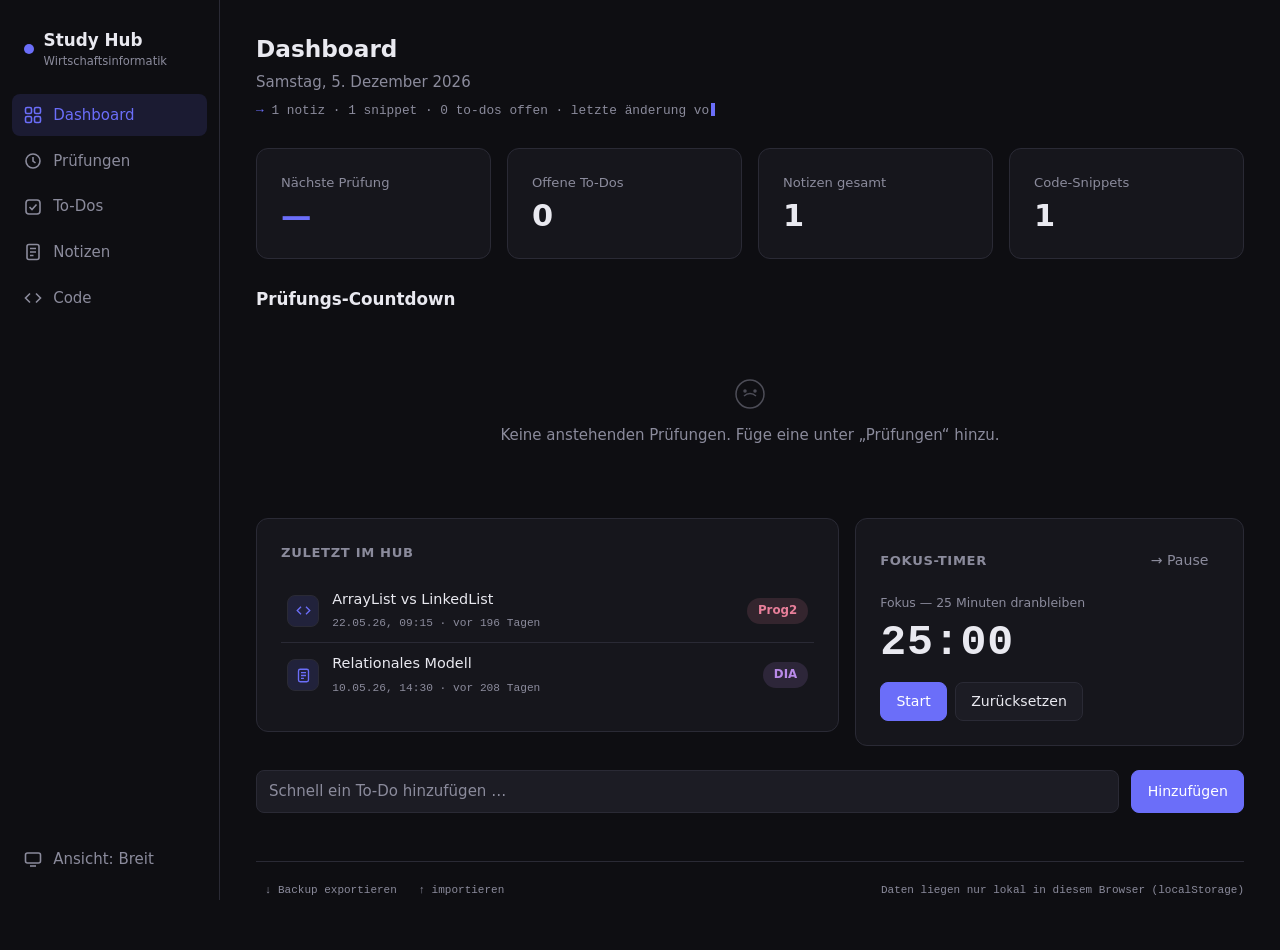
<file: Study Hub v2.html>
<!DOCTYPE html>
<html lang="de">
<head>
<meta charset="UTF-8">
<meta name="viewport" content="width=device-width, initial-scale=1.0">
<title>Study Hub — Wirtschaftsinformatik</title>
<style>
  :root {
    --bg: #0e0e12;
    --surface: #16161c;
    --surface-2: #1c1c24;
    --border: #2a2a35;
    --accent: #6B6EF9;
    --accent-dim: rgba(107, 110, 249, 0.14);
    --text: #e9e9f0;
    --muted: #8b8b9c;
    --red: #f06a6a;
    --amber: #e3b04b;
    --green: #5bc78a;
    --code-bg: #0a0a0f;
    --mono: ui-monospace, "SF Mono", "Cascadia Code", Menlo, Consolas, monospace;
  }
  * { box-sizing: border-box; margin: 0; padding: 0; }
  html, body { height: 100%; }
  body {
    background: var(--bg);
    color: var(--text);
    font-family: system-ui, -apple-system, "Segoe UI", sans-serif;
    font-size: 15px;
    line-height: 1.5;
  }
  button { font: inherit; color: inherit; background: none; border: none; cursor: pointer; }
  input, select, textarea {
    font: inherit;
    color: var(--text);
    background: var(--surface-2);
    border: 1px solid var(--border);
    border-radius: 8px;
    padding: 0.55rem 0.75rem;
    transition: border-color 200ms;
  }
  input::placeholder, textarea::placeholder { color: var(--muted); }
  input:hover, select:hover, textarea:hover { border-color: #3a3a4a; }
  :focus-visible { outline: 2px solid var(--accent); outline-offset: 2px; }
  input:focus, select:focus, textarea:focus { outline: 2px solid var(--accent); outline-offset: 2px; border-color: var(--accent); }
  input[type="date"] { color-scheme: dark; }

  /* ---------- Layout ---------- */
  .app { display: flex; min-height: 100vh; }
  .sidebar {
    width: 220px;
    flex-shrink: 0;
    border-right: 1px solid var(--border);
    padding: 1.25rem 0.75rem;
    display: flex;
    flex-direction: column;
    gap: 0.25rem;
    position: sticky;
    top: 0;
    height: 100vh;
  }
  .brand {
    font-weight: 700;
    font-size: 1.05rem;
    padding: 0.5rem 0.75rem 1.25rem;
    display: flex;
    align-items: center;
    gap: 0.6rem;
  }
  .brand-dot { width: 10px; height: 10px; border-radius: 50%; background: var(--accent); flex-shrink: 0; }
  .brand small { display: block; font-weight: 400; color: var(--muted); font-size: 0.72rem; }
  .nav-btn {
    display: flex;
    align-items: center;
    gap: 0.7rem;
    padding: 0.6rem 0.75rem;
    border-radius: 8px;
    color: var(--muted);
    transition: background 200ms, color 200ms;
    text-align: left;
    width: 100%;
  }
  .nav-btn svg { flex-shrink: 0; }
  .nav-btn:hover { background: var(--surface); color: var(--text); }
  .nav-btn.active { background: var(--accent-dim); color: var(--accent); }
  .sidebar-bottom { margin-top: auto; }
  .main {
    flex: 1;
    padding: 2rem 2.25rem 3rem;
    max-width: 1600px;
    min-width: 0;
    margin: 0 auto;
    width: 100%;
    transition: max-width 200ms;
  }
  .main.narrow { max-width: 960px; }
  .page-title { font-size: 1.45rem; font-weight: 700; margin-bottom: 0.25rem; }
  .page-sub { color: var(--muted); margin-bottom: 1.75rem; }
  .page-sub.tight { margin-bottom: 0.5rem; }

  /* ---------- Typed status line ---------- */
  .status-line {
    font-family: var(--mono);
    font-size: 0.8rem;
    color: var(--muted);
    margin-bottom: 1.75rem;
    min-height: 1.3em;
  }
  .status-line .arrow { color: var(--accent); }
  .type-cursor {
    display: inline-block;
    width: 0.55ch;
    height: 1em;
    background: var(--accent);
    vertical-align: -0.12em;
    margin-left: 2px;
    animation: blink 1.1s steps(1) infinite;
  }
  @keyframes blink { 50% { opacity: 0; } }
  @media (prefers-reduced-motion: reduce) { .type-cursor { animation: none; } }

  /* ---------- Cards ---------- */
  .card {
    background: var(--surface);
    border: 1px solid var(--border);
    border-radius: 12px;
    padding: 1.5rem;
  }
  .metric-grid { display: grid; grid-template-columns: repeat(auto-fit, minmax(200px, 1fr)); gap: 1rem; margin-bottom: 1.5rem; }
  .metric-card { cursor: pointer; text-align: left; width: 100%; transition: border-color 200ms; display: flex; flex-direction: column; align-items: flex-start; }
  .metric-card:hover { border-color: var(--accent); }
  .metric-label { display: block; color: var(--muted); font-size: 0.82rem; margin-bottom: 0.35rem; }
  .metric-value { display: block; font-size: 1.9rem; font-weight: 700; line-height: 1.15; }
  .metric-value .unit { font-size: 0.95rem; font-weight: 500; color: var(--muted); margin-left: 0.3rem; }
  .metric-value.accent { color: var(--accent); }

  .section-h { font-size: 1.05rem; font-weight: 600; margin: 1.75rem 0 1rem; display: flex; align-items: center; justify-content: space-between; gap: 1rem; }
  .card-h { font-size: 0.82rem; font-weight: 700; color: var(--muted); letter-spacing: 0.05em; text-transform: uppercase; margin-bottom: 1rem; display: flex; align-items: center; justify-content: space-between; gap: 0.75rem; }

  /* ---------- Buttons ---------- */
  .btn {
    display: inline-flex;
    align-items: center;
    gap: 0.45rem;
    padding: 0.5rem 0.95rem;
    border-radius: 8px;
    border: 1px solid var(--border);
    background: var(--surface-2);
    color: var(--text);
    font-size: 0.88rem;
    font-weight: 500;
    transition: background 200ms, border-color 200ms, color 200ms;
  }
  .btn:hover { border-color: var(--accent); color: var(--accent); }
  .btn.primary { background: var(--accent); border-color: var(--accent); color: #fff; }
  .btn.primary:hover { background: #5a5de0; }
  .btn.ghost { background: none; border-color: transparent; color: var(--muted); padding: 0.35rem 0.6rem; }
  .btn.ghost:hover { color: var(--text); background: var(--surface-2); }
  .btn.danger-armed { background: var(--red); border-color: var(--red); color: #fff; }

  /* ---------- Badges & pills ---------- */
  .badge {
    display: inline-block;
    font-size: 0.72rem;
    font-weight: 600;
    padding: 0.18rem 0.55rem;
    border-radius: 999px;
    letter-spacing: 0.02em;
  }
  .badge.indigo { background: var(--accent-dim); color: var(--accent); }
  .badge.red { background: rgba(240,106,106,0.14); color: var(--red); }
  .badge.amber { background: rgba(227,176,75,0.14); color: var(--amber); }
  .badge.green { background: rgba(91,199,138,0.14); color: var(--green); }
  .pill {
    display: inline-block;
    font-size: 0.74rem;
    font-weight: 600;
    padding: 0.2rem 0.6rem;
    border-radius: 999px;
    border: 1px solid transparent;
    transition: border-color 200ms, background 200ms, color 200ms;
  }
  button.pill { cursor: pointer; }
  button.pill:hover { border-color: var(--accent); }
  .due-tag { font-family: var(--mono); font-size: 0.7rem; white-space: nowrap; }
  .due-tag.overdue { color: var(--red); }
  .due-tag.soon { color: var(--amber); }
  .due-tag.normal { color: var(--muted); }

  /* ---------- Countdown rings ---------- */
  .ring-row { display: flex; gap: 1rem; flex-wrap: wrap; }
  .ring-card {
    background: var(--surface);
    border: 1px solid var(--border);
    border-radius: 12px;
    padding: 1.5rem;
    display: flex;
    flex-direction: column;
    align-items: center;
    gap: 0.6rem;
    min-width: 168px;
  }
  .ring-wrap { position: relative; width: 120px; height: 120px; }
  .ring-wrap svg { transform: rotate(-90deg); display: block; }
  .ring-fg { transition: stroke-dashoffset 1s ease; }
  .ring-center {
    position: absolute;
    inset: 0;
    display: flex;
    flex-direction: column;
    align-items: center;
    justify-content: center;
  }
  .ring-days { font-size: 22px; font-weight: 700; }
  .ring-days.today { color: var(--accent); font-size: 17px; }
  .ring-label { font-size: 11px; color: var(--muted); }
  .ring-subject { font-weight: 600; }
  .ring-date { font-size: 0.78rem; color: var(--muted); }

  /* ---------- Dashboard grid ---------- */
  .dash-grid { display: grid; grid-template-columns: 3fr 2fr; gap: 1rem; margin-top: 1.5rem; align-items: start; }
  .dash-col { display: flex; flex-direction: column; gap: 1rem; }
  .feed-item {
    display: flex;
    align-items: center;
    gap: 0.8rem;
    width: 100%;
    text-align: left;
    padding: 0.6rem 0.4rem;
    border-radius: 8px;
    transition: background 200ms;
  }
  .feed-item:hover { background: var(--surface-2); }
  .feed-item + .feed-item { border-top: 1px solid var(--border); border-radius: 0; }
  .feed-icon {
    width: 32px; height: 32px;
    flex-shrink: 0;
    display: grid;
    place-items: center;
    border-radius: 8px;
    border: 1px solid var(--border);
    color: var(--accent);
    background: var(--accent-dim);
  }
  .feed-title { font-size: 0.9rem; font-weight: 500; display: block; overflow: hidden; text-overflow: ellipsis; white-space: nowrap; }
  .feed-time { font-family: var(--mono); font-size: 0.7rem; color: var(--muted); }
  .feed-body { flex: 1; min-width: 0; }

  .pomo-time { font-family: var(--mono); font-size: 2.7rem; font-weight: 700; line-height: 1.1; letter-spacing: 0.02em; }
  .pomo-time.break { color: var(--green); }
  .pomo-phase { font-size: 0.78rem; color: var(--muted); margin-bottom: 0.4rem; }
  .pomo-actions { display: flex; gap: 0.5rem; margin-top: 1rem; flex-wrap: wrap; }

  .progress-track { height: 6px; border-radius: 999px; background: var(--surface-2); border: 1px solid var(--border); overflow: hidden; margin-top: 0.75rem; }
  .progress-fill { height: 100%; background: var(--accent); transition: width 1s ease; }
  .progress-meta { display: flex; justify-content: space-between; font-family: var(--mono); font-size: 0.72rem; color: var(--muted); margin-top: 0.5rem; }

  /* ---------- Exams ---------- */
  .exam-list { display: flex; flex-direction: column; gap: 1rem; }
  .exam-card { display: flex; align-items: center; gap: 1.5rem; }
  .exam-card.past { opacity: 0.45; }
  .exam-info { flex: 1; min-width: 0; }
  .exam-name { font-size: 1.15rem; font-weight: 700; margin-bottom: 0.2rem; display: flex; align-items: center; gap: 0.7rem; flex-wrap: wrap; }
  .exam-date { color: var(--muted); font-size: 0.9rem; }
  .inline-form { display: flex; gap: 0.75rem; flex-wrap: wrap; align-items: center; margin-bottom: 1.25rem; }
  details.past-section summary {
    cursor: pointer;
    color: var(--muted);
    font-weight: 600;
    padding: 0.5rem 0;
    transition: color 200ms;
    list-style: none;
  }
  details.past-section summary::before { content: "▸ "; }
  details.past-section[open] summary::before { content: "▾ "; }
  details.past-section summary:hover { color: var(--text); }
  details.past-section .exam-list { margin-top: 0.75rem; }

  /* ---------- Kanban ---------- */
  .kanban { display: grid; grid-template-columns: repeat(3, 1fr); gap: 1rem; align-items: start; }
  .kcol {
    background: var(--surface);
    border: 1px solid var(--border);
    border-radius: 12px;
    padding: 1rem;
    min-height: 220px;
    transition: border-color 200ms;
  }
  .kcol.drag-over { border-color: var(--accent); }
  .kcol-head { display: flex; align-items: center; justify-content: space-between; margin-bottom: 0.85rem; padding: 0 0.25rem; }
  .kcol-title { font-size: 0.85rem; font-weight: 700; color: var(--muted); letter-spacing: 0.04em; text-transform: uppercase; display: flex; align-items: center; gap: 0.5rem; }
  .kcount { font-size: 0.72rem; background: var(--surface-2); border: 1px solid var(--border); border-radius: 999px; padding: 0.05rem 0.5rem; }
  .kcards { display: flex; flex-direction: column; gap: 0.6rem; }
  .tcard {
    background: var(--surface-2);
    border: 1px solid var(--border);
    border-radius: 10px;
    padding: 0.8rem 0.9rem;
    cursor: grab;
    transition: border-color 200ms;
    display: flex;
    flex-direction: column;
    gap: 0.45rem;
  }
  .tcard:hover { border-color: #3a3a4a; }
  .tcard.dragging { opacity: 0.4; }
  .tcard-top { display: flex; align-items: flex-start; gap: 0.55rem; }
  .prio-dot { width: 9px; height: 9px; border-radius: 50%; flex-shrink: 0; margin-top: 0.42rem; }
  .tcard-title { flex: 1; font-size: 0.92rem; }
  .tcard.done-card .tcard-title { text-decoration: line-through; }
  .tcard.done-card { opacity: 0.55; }
  .tcard-meta { display: flex; align-items: center; gap: 0.5rem; justify-content: space-between; flex-wrap: wrap; }
  .tcard-meta-left { display: flex; align-items: center; gap: 0.5rem; min-width: 0; }
  .tcard .btn.ghost { font-size: 0.76rem; }
  .add-task-form { display: flex; flex-direction: column; gap: 0.5rem; margin-bottom: 0.6rem; }
  .add-task-form .row { display: flex; gap: 0.5rem; }
  .add-task-form input[type="text"] { flex: 1; min-width: 0; }
  .add-task-form input[type="date"] { font-size: 0.85rem; }
  .add-task-form select { flex: 1; min-width: 0; font-size: 0.85rem; padding: 0.45rem 0.5rem; }

  /* ---------- Notes ---------- */
  .notes-layout { display: grid; grid-template-columns: 300px 1fr; gap: 1rem; align-items: start; }
  .note-list { display: flex; flex-direction: column; gap: 0.5rem; margin-top: 0.75rem; }
  .note-item {
    background: var(--surface-2);
    border: 1px solid var(--border);
    border-radius: 10px;
    padding: 0.75rem 0.9rem;
    cursor: pointer;
    text-align: left;
    width: 100%;
    transition: border-color 200ms, background 200ms;
    display: flex;
    flex-direction: column;
    gap: 0.3rem;
  }
  .note-item:hover { border-color: #3a3a4a; }
  .note-item.selected { border-color: var(--accent); }
  .note-item-title { font-weight: 600; font-size: 0.92rem; }
  .note-item-meta { display: flex; align-items: center; gap: 0.5rem; font-size: 0.74rem; color: var(--muted); flex-wrap: wrap; }
  .note-view-head { display: flex; align-items: flex-start; justify-content: space-between; gap: 1rem; margin-bottom: 1rem; flex-wrap: wrap; }
  .note-actions { display: flex; gap: 0.5rem; flex-shrink: 0; }
  .note-title-input { font-size: 1.15rem; font-weight: 700; width: 100%; margin-bottom: 0.75rem; }
  .subject-pills { display: flex; gap: 0.4rem; flex-wrap: wrap; margin-bottom: 0.9rem; }

  /* ---------- Rich text editor ---------- */
  .rte-toolbar {
    display: flex;
    flex-wrap: wrap;
    align-items: center;
    gap: 0.2rem;
    border: 1px solid var(--border);
    background: var(--surface-2);
    border-radius: 10px;
    padding: 0.4rem 0.5rem;
    margin-bottom: 0.75rem;
  }
  .rt-btn {
    display: grid;
    place-items: center;
    min-width: 30px;
    height: 30px;
    padding: 0 0.4rem;
    border-radius: 6px;
    color: var(--muted);
    font-size: 0.88rem;
    font-weight: 600;
    transition: background 200ms, color 200ms;
  }
  .rt-btn:hover { background: var(--accent-dim); color: var(--accent); }
  .rt-select {
    padding: 0.28rem 0.4rem;
    font-size: 0.8rem;
    border-radius: 6px;
    background: var(--surface);
  }
  .rt-divider { width: 1px; height: 20px; background: var(--border); margin: 0 0.35rem; flex-shrink: 0; }
  .rt-swatch {
    width: 18px;
    height: 18px;
    border-radius: 50%;
    border: 1px solid var(--border);
    margin: 0 2px;
    transition: transform 200ms, border-color 200ms;
  }
  .rt-swatch:hover { transform: scale(1.2); border-color: var(--text); }
  .rte-editor {
    min-height: 320px;
    max-height: 60vh;
    overflow-y: auto;
    background: var(--surface-2);
    border: 1px solid var(--border);
    border-radius: 10px;
    padding: 1rem 1.15rem;
    line-height: 1.65;
  }
  .rte-editor:focus { outline: 2px solid var(--accent); outline-offset: 2px; border-color: var(--accent); }
  .rte-editor:empty::before { content: attr(data-placeholder); color: var(--muted); pointer-events: none; }
  .rte-editor ul, .rte-editor ol, .note-html ul, .note-html ol { margin: 0.5rem 0 0.5rem 1.5rem; }
  .rte-editor li, .note-html li { margin: 0.2rem 0; }
  .note-html p { margin: 0.5rem 0; }
  .note-html p:first-child { margin-top: 0; }
  .note-html h1 { font-size: 1.4rem; margin: 1.1rem 0 0.5rem; }
  .note-html h2 { font-size: 1.15rem; margin: 1rem 0 0.45rem; }
  .note-html h3 { font-size: 1rem; margin: 0.9rem 0 0.4rem; }
  .note-html h1:first-child, .note-html h2:first-child, .note-html h3:first-child { margin-top: 0; }
  .note-html code {
    font-family: var(--mono);
    font-size: 0.84em;
    background: var(--code-bg);
    border: 1px solid var(--border);
    border-radius: 5px;
    padding: 0.1em 0.4em;
  }
  .note-html pre {
    background: var(--code-bg);
    border: 1px solid var(--border);
    border-radius: 10px;
    padding: 1rem;
    overflow-x: auto;
    margin: 0.75rem 0;
  }
  .note-html pre code { background: none; border: none; padding: 0; font-size: 0.84rem; line-height: 1.55; }

  /* ---------- Snippets ---------- */
  .snippet-grid { display: grid; grid-template-columns: repeat(2, 1fr); gap: 1rem; }
  .snippet-card { display: flex; flex-direction: column; gap: 0.75rem; min-width: 0; }
  .snippet-head { display: flex; align-items: center; gap: 0.7rem; flex-wrap: wrap; }
  .snippet-title { font-weight: 600; flex: 1; min-width: 0; }
  .snippet-foot { display: flex; align-items: center; justify-content: space-between; gap: 0.75rem; flex-wrap: wrap; }
  .snippet-desc { font-size: 0.82rem; color: var(--muted); flex: 1; min-width: 0; }
  .snippet-foot-right { display: flex; align-items: center; gap: 0.6rem; font-family: var(--mono); font-size: 0.7rem; color: var(--muted); flex-shrink: 0; }
  .snippet-pre {
    position: relative;
    background: var(--code-bg);
    border: 1px solid var(--border);
    border-radius: 10px;
    margin: 0;
  }
  .snippet-pre pre { padding: 1rem; overflow-x: auto; max-height: 280px; overflow-y: auto; }
  .snippet-pre code { font-family: var(--mono); font-size: 0.82rem; line-height: 1.55; }
  .copy-btn {
    position: absolute;
    top: 0.55rem;
    right: 0.55rem;
    font-size: 0.74rem;
    font-weight: 600;
    background: var(--surface-2);
    border: 1px solid var(--border);
    border-radius: 6px;
    padding: 0.25rem 0.6rem;
    color: var(--muted);
    opacity: 0;
    transition: opacity 200ms, color 200ms, border-color 200ms;
  }
  .snippet-pre:hover .copy-btn, .copy-btn:focus-visible { opacity: 1; }
  .copy-btn:hover { color: var(--accent); border-color: var(--accent); }
  .lang-tabs { display: flex; gap: 0.4rem; flex-wrap: wrap; margin-bottom: 1.25rem; }
  .snippet-form { display: flex; flex-direction: column; gap: 0.75rem; margin-bottom: 1.25rem; }
  .snippet-form .row { display: flex; gap: 0.75rem; flex-wrap: wrap; }
  .snippet-form .row input { flex: 2; min-width: 180px; }
  .snippet-form .row select { flex: 1; min-width: 120px; }
  .snippet-form textarea { font-family: var(--mono); font-size: 0.84rem; min-height: 160px; resize: vertical; }
  .form-actions { display: flex; gap: 0.5rem; }
  .search-bar { width: 100%; margin-bottom: 1rem; font-family: var(--mono); font-size: 0.88rem; }

  /* ---------- Quick add ---------- */
  .quick-add { display: flex; gap: 0.75rem; margin-top: 1.5rem; }
  .quick-add input { flex: 1; }

  /* ---------- Footer ---------- */
  .app-footer {
    margin-top: 3rem;
    padding-top: 1rem;
    border-top: 1px solid var(--border);
    display: flex;
    justify-content: space-between;
    align-items: center;
    gap: 1rem;
    flex-wrap: wrap;
    font-family: var(--mono);
    font-size: 11px;
    color: var(--muted);
  }
  .app-footer .links { display: flex; gap: 0.25rem; flex-wrap: wrap; }
  .app-footer button {
    color: var(--muted);
    padding: 0.25rem 0.55rem;
    border-radius: 6px;
    transition: color 200ms, background 200ms;
  }
  .app-footer button:hover { color: var(--accent); background: var(--surface); }
  .import-bar {
    display: flex;
    align-items: center;
    gap: 0.6rem;
    flex-wrap: wrap;
    color: var(--amber);
  }
  .import-bar .btn { font-size: 0.74rem; padding: 0.3rem 0.7rem; }

  /* ---------- Empty states ---------- */
  .empty {
    text-align: center;
    color: var(--muted);
    padding: 3rem 1.5rem;
    display: flex;
    flex-direction: column;
    align-items: center;
    gap: 0.75rem;
  }
  .empty svg { opacity: 0.5; }

  /* ---------- Mobile ---------- */
  @media (max-width: 1100px) {
    .dash-grid { grid-template-columns: 1fr; }
  }
  @media (max-width: 900px) {
    .kanban { grid-template-columns: 1fr; }
    .notes-layout { grid-template-columns: 1fr; }
    .snippet-grid { grid-template-columns: 1fr; }
  }
  @media (max-width: 768px) {
    .app { flex-direction: column; }
    .sidebar {
      position: fixed;
      bottom: 0;
      left: 0;
      right: 0;
      top: auto;
      height: auto;
      width: 100%;
      flex-direction: row;
      justify-content: space-around;
      border-right: none;
      border-top: 1px solid var(--border);
      background: var(--surface);
      padding: 0.4rem 0.25rem calc(0.4rem + env(safe-area-inset-bottom));
      z-index: 50;
    }
    .brand { display: none; }
    .sidebar-bottom { display: none; }
    .nav-btn { flex-direction: column; gap: 0.2rem; font-size: 0.65rem; padding: 0.4rem 0.5rem; flex: 1; align-items: center; }
    .main { padding: 1.25rem 1rem 6rem; }
  }
</style>
</head>
<body>
<div class="app">
  <nav class="sidebar" aria-label="Hauptnavigation">
    <div class="brand"><span class="brand-dot"></span><span>Study Hub<small>Wirtschaftsinformatik</small></span></div>
    <button class="nav-btn" data-view="dashboard" onclick="go('dashboard')">
      <svg width="18" height="18" viewBox="0 0 18 18" fill="none" stroke="currentColor" stroke-width="1.6"><rect x="1.5" y="1.5" width="6" height="6" rx="1.5"></rect><rect x="10.5" y="1.5" width="6" height="6" rx="1.5"></rect><rect x="1.5" y="10.5" width="6" height="6" rx="1.5"></rect><rect x="10.5" y="10.5" width="6" height="6" rx="1.5"></rect></svg>
      <span>Dashboard</span>
    </button>
    <button class="nav-btn" data-view="exams" onclick="go('exams')">
      <svg width="18" height="18" viewBox="0 0 18 18" fill="none" stroke="currentColor" stroke-width="1.6"><circle cx="9" cy="9" r="7"></circle><path d="M9 5v4l2.5 2"></path></svg>
      <span>Prüfungen</span>
    </button>
    <button class="nav-btn" data-view="todos" onclick="go('todos')">
      <svg width="18" height="18" viewBox="0 0 18 18" fill="none" stroke="currentColor" stroke-width="1.6"><rect x="2" y="2" width="14" height="14" rx="3"></rect><path d="M5.5 9l2.5 2.5 4.5-5"></path></svg>
      <span>To-Dos</span>
    </button>
    <button class="nav-btn" data-view="notes" onclick="go('notes')">
      <svg width="18" height="18" viewBox="0 0 18 18" fill="none" stroke="currentColor" stroke-width="1.6"><rect x="3" y="1.5" width="12" height="15" rx="2"></rect><path d="M6 5.5h6M6 9h6M6 12.5h3.5"></path></svg>
      <span>Notizen</span>
    </button>
    <button class="nav-btn" data-view="code" onclick="go('code')">
      <svg width="18" height="18" viewBox="0 0 18 18" fill="none" stroke="currentColor" stroke-width="1.6"><path d="M6 4.5L1.5 9 6 13.5M12 4.5L16.5 9 12 13.5"></path></svg>
      <span>Code</span>
    </button>
    <div class="sidebar-bottom">
      <button class="nav-btn" onclick="toggleLayout()" title="Zwischen breiter und schmaler Ansicht wechseln">
        <svg width="18" height="18" viewBox="0 0 18 18" fill="none" stroke="currentColor" stroke-width="1.6"><rect x="1.5" y="3" width="15" height="10" rx="2"></rect><path d="M6 16h6"></path></svg>
        <span id="layoutLabel">Ansicht: Breit</span>
      </button>
    </div>
  </nav>
  <main class="main" id="main"></main>
</div>

<script>
"use strict";

/* ============ Constants ============ */
const SEMESTER_START = "2026-03-01";
const SUBJECTS = ["GBI", "DIA", "Analysis", "BuB", "Prog2", "Allgemein"];
const SUBJECT_COLORS = {
  GBI:       "#62b6e0",
  DIA:       "#b98ae8",
  Analysis:  "#e0a35f",
  BuB:       "#5bc78a",
  Prog2:     "#e87f9a",
  Allgemein: "#8b8b9c"
};
const LANGUAGES = ["Java", "SQL", "Python", "Bash", "Other"];
const PRIO_COLORS = { high: "var(--red)", mid: "var(--amber)", low: "var(--green)" };
const PRIO_LABELS = { high: "Hoch", mid: "Mittel", low: "Niedrig" };
const COLS = [
  { key: "open",  label: "Offen" },
  { key: "doing", label: "In Arbeit" },
  { key: "done",  label: "Erledigt" }
];
const CIRC = 2 * Math.PI * 50;
const RTE_SIZES = [["2", "Klein"], ["3", "Normal"], ["5", "Groß"], ["6", "Riesig"]];
const RTE_FONTS = [
  ["system-ui, sans-serif", "Standard"],
  ["Georgia, serif", "Serif"],
  ["ui-monospace, monospace", "Mono"]
];
const RTE_COLORS = ["#e9e9f0", "#6B6EF9", "#62b6e0", "#5bc78a", "#e3b04b", "#e87f9a"];

/* ============ Storage ============ */
function load(key, fallback) {
  try {
    const raw = localStorage.getItem(key);
    return raw === null ? fallback : JSON.parse(raw);
  } catch (e) { return fallback; }
}
function save(key, val) { localStorage.setItem(key, JSON.stringify(val)); }
function uid() { return Date.now().toString(36) + Math.random().toString(36).slice(2, 7); }

/* Seed on first load */
if (localStorage.getItem("exams") === null) {
  save("exams", [
    { id: uid(), subject: "GBI",      date: "2026-06-25" },
    { id: uid(), subject: "DIA",      date: "2026-06-29" },
    { id: uid(), subject: "Analysis", date: "2026-07-01" },
    { id: uid(), subject: "BuB",      date: "2026-07-07" },
    { id: uid(), subject: "Prog2",    date: "2026-07-09" }
  ]);
}
if (localStorage.getItem("notes") === null) {
  save("notes", [{
    id: uid(),
    title: "Relationales Modell",
    subject: "DIA",
    content: "<h2>Normalformen</h2><ul><li><b>1NF</b>: Atomare Attributwerte</li><li><b>2NF</b>: Keine partiellen Abhängigkeiten</li><li><b>3NF</b>: Keine transitiven Abhängigkeiten</li></ul>",
    updatedAt: Date.now()
  }]);
}
if (localStorage.getItem("snippets") === null) {
  save("snippets", [{
    id: uid(),
    title: "ArrayList vs LinkedList",
    language: "Java",
    subject: "Prog2",
    description: "Wann welche Listen-Implementierung?",
    code: "// ArrayList: schneller Index-Zugriff O(1),\n// langsames Einfügen in der Mitte O(n)\nList<String> arrayList = new ArrayList<>();\n\n// LinkedList: schnelles Einfügen/Entfernen O(1)\n// am Anfang/Ende, langsamer Zugriff O(n)\nList<String> linkedList = new LinkedList<>();\n\n// Faustregel: fast immer ArrayList verwenden,\n// außer bei vielen Operationen an den Enden\n// -> dann ArrayDeque in Betracht ziehen.",
    updatedAt: Date.now()
  }]);
}
if (localStorage.getItem("todos") === null) { save("todos", []); }

/* ============ State ============ */
const state = {
  view: "dashboard",
  exams: load("exams", []),
  todos: load("todos", []),
  notes: load("notes", []),
  snippets: load("snippets", []),
  layout: load("layout", "wide"),
  selectedNoteId: null,
  noteEditing: false,
  noteSearch: "",
  langFilter: "Alle",
  snippetSearch: "",
  showExamForm: false,
  showSnippetForm: false,
  editSnippetId: null,
  addTaskCol: null,
  pendingImport: null,
  focusTarget: null
};

/* Migration: fields added in v2 */
let migrated = false;
state.snippets.forEach(function (s) {
  if (s.updatedAt === undefined) { s.updatedAt = Date.now(); migrated = true; }
  if (s.subject === undefined) { s.subject = ""; migrated = true; }
  if (s.description === undefined) { s.description = ""; migrated = true; }
});
state.todos.forEach(function (t) {
  if (t.due === undefined) { t.due = null; migrated = true; }
});
if (migrated) { save("snippets", state.snippets); save("todos", state.todos); }

function persist() {
  save("exams", state.exams);
  save("todos", state.todos);
  save("notes", state.notes);
  save("snippets", state.snippets);
}

/* ============ Helpers ============ */
function esc(s) {
  return String(s)
    .replace(/&/g, "&amp;").replace(/</g, "&lt;").replace(/>/g, "&gt;")
    .replace(/"/g, "&quot;").replace(/'/g, "&#39;");
}
function startOfDay(d) { const x = new Date(d); x.setHours(0, 0, 0, 0); return x; }
function daysUntil(dateStr) {
  const today = startOfDay(new Date());
  const target = startOfDay(new Date(dateStr + "T12:00:00"));
  return Math.round((target - today) / 86400000);
}
function fmtDate(dateStr) {
  return new Date(dateStr + "T12:00:00").toLocaleDateString("de-DE", {
    weekday: "short", day: "numeric", month: "long", year: "numeric"
  });
}
function fmtDateShort(dateStr) {
  return new Date(dateStr + "T12:00:00").toLocaleDateString("de-DE", {
    day: "2-digit", month: "2-digit", year: "numeric"
  });
}
function fmtDateTime(ts) {
  return new Date(ts).toLocaleString("de-DE", {
    day: "2-digit", month: "2-digit", year: "2-digit", hour: "2-digit", minute: "2-digit"
  });
}
function timeAgo(ts) {
  const diff = Date.now() - ts;
  const min = Math.floor(diff / 60000);
  if (min < 1) return "gerade eben";
  if (min < 60) return "vor " + min + " Min.";
  const h = Math.floor(min / 60);
  if (h < 24) return "vor " + h + " Std.";
  const d = Math.floor(h / 24);
  return d === 1 ? "gestern" : "vor " + d + " Tagen";
}
function urgencyClass(days) {
  if (days <= 7) return "red";
  if (days <= 14) return "amber";
  return "indigo";
}
function subjectPill(subject, asButton, onclickStr, active) {
  if (!subject) return "";
  const c = SUBJECT_COLORS[subject] || "var(--muted)";
  const style = "background:color-mix(in srgb, " + c + " 14%, transparent); color:" + c + ";" +
    (active ? "border-color:" + c + ";" : "");
  if (asButton) {
    return '<button type="button" class="pill" style="' + style + '" onclick="' + onclickStr + '">' + esc(subject) + "</button>";
  }
  return '<span class="pill" style="' + style + '">' + esc(subject) + "</span>";
}
function emptyState(msg) {
  return '<div class="empty">' +
    '<svg width="36" height="36" viewBox="0 0 36 36" fill="none" stroke="currentColor" stroke-width="1.5">' +
    '<circle cx="18" cy="18" r="14"></circle><path d="M12 22c1.8 1.6 4 2.4 6 2.4s4.2-.8 6-2.4" transform="rotate(180 18 21)"></path>' +
    '<circle cx="13" cy="15" r="1" fill="currentColor"></circle><circle cx="23" cy="15" r="1" fill="currentColor"></circle></svg>' +
    "<p>" + msg + "</p></div>";
}

/* ============ HTML helpers (notes are stored as HTML since v2) ============ */
function looksLikeHtml(s) { return /<\/?[a-z][\s\S]*>/i.test(s || ""); }
function sanitizeHtml(html) {
  return String(html || "")
    .replace(/<\/?(script|style|iframe|object|embed|link|meta)[^>]*>/gi, "")
    .replace(/\son\w+\s*=\s*("[^"]*"|'[^']*'|[^\s>]+)/gi, "")
    .replace(/(href|src)\s*=\s*(['"]?)\s*javascript:[^'">]*\2/gi, '$1="#"');
}
function stripHtml(html) {
  return String(html || "")
    .replace(/<br\s*\/?>/gi, "\n")
    .replace(/<\/(p|div|li|h[1-6])>/gi, "\n")
    .replace(/<li[^>]*>/gi, "• ")
    .replace(/<[^>]+>/g, "")
    .replace(/&nbsp;/g, " ")
    .replace(/&amp;/g, "&").replace(/&lt;/g, "<").replace(/&gt;/g, ">")
    .trim();
}
/* Legacy v1 notes were Markdown — converted to HTML on demand */
function renderMarkdown(src) {
  const blocks = [];
  let text = String(src).replace(/```([\s\S]*?)```/g, function (m, code) {
    blocks.push("<pre><code>" + esc(code.replace(/^\n/, "").replace(/\n$/, "")) + "</code></pre>");
    return "\u0000B" + (blocks.length - 1) + "\u0000";
  });
  text = esc(text);
  const lines = text.split("\n");
  let html = "", inList = false, para = [];
  function flushPara() {
    if (para.length) { html += "<p>" + inline(para.join("<br>")) + "</p>"; para = []; }
  }
  function closeList() { if (inList) { html += "</ul>"; inList = false; } }
  function inline(s) {
    return s
      .replace(/`([^`]+)`/g, "<code>$1</code>")
      .replace(/\*\*([^*]+)\*\*/g, "<strong>$1</strong>")
      .replace(/\*([^*]+)\*/g, "<em>$1</em>");
  }
  for (const line of lines) {
    const blockMatch = line.match(/^\u0000B(\d+)\u0000\s*$/);
    if (blockMatch) { flushPara(); closeList(); html += blocks[+blockMatch[1]]; continue; }
    const h = line.match(/^(#{1,3})\s+(.*)$/);
    if (h) { flushPara(); closeList(); const lvl = h[1].length; html += "<h" + lvl + ">" + inline(h[2]) + "</h" + lvl + ">"; continue; }
    const li = line.match(/^\s*[-*]\s+(.*)$/);
    if (li) { flushPara(); if (!inList) { html += "<ul>"; inList = true; } html += "<li>" + inline(li[1]) + "</li>"; continue; }
    if (line.trim() === "") { flushPara(); closeList(); continue; }
    para.push(line);
  }
  flushPara(); closeList();
  return html.replace(/\u0000B(\d+)\u0000/g, function (m, i) { return blocks[+i]; });
}
function noteHtml(n) {
  return looksLikeHtml(n.content) ? sanitizeHtml(n.content) : renderMarkdown(n.content);
}

/* Inline confirmation: button becomes "Sicher?" for 3s before executing */
const armed = {};
function confirmAction(btn, key, fn) {
  if (armed[key]) {
    clearTimeout(armed[key].timer);
    delete armed[key];
    fn();
    return;
  }
  const orig = btn.textContent;
  btn.textContent = "Sicher?";
  btn.classList.add("danger-armed");
  armed[key] = {
    timer: setTimeout(function () {
      delete armed[key];
      if (document.body.contains(btn)) {
        btn.textContent = orig;
        btn.classList.remove("danger-armed");
      }
    }, 3000)
  };
}

/* ============ Countdown ring ============ */
function ringSVG(exam) {
  const days = daysUntil(exam.date);
  let offset, center;
  if (days < 0) {
    offset = CIRC;
    center = '<span class="ring-days" style="color:var(--muted)">✓</span>';
  } else if (days === 0) {
    offset = 0;
    center = '<span class="ring-days today">Heute!</span>';
  } else {
    const total = Math.max(1, Math.round((startOfDay(new Date(exam.date + "T12:00:00")) - startOfDay(new Date(SEMESTER_START + "T12:00:00"))) / 86400000));
    const progress = Math.min(1, Math.max(0, days / total));
    offset = CIRC * progress;
    center = '<span class="ring-days">' + days + '</span><span class="ring-label">Tage</span>';
  }
  return '<div class="ring-wrap">' +
    '<svg width="120" height="120" viewBox="0 0 120 120">' +
    '<circle cx="60" cy="60" r="50" fill="none" stroke="var(--border)" stroke-width="6"></circle>' +
    '<circle class="ring-fg" cx="60" cy="60" r="50" fill="none" stroke="var(--accent)" stroke-width="6" stroke-linecap="round"' +
    ' stroke-dasharray="' + CIRC.toFixed(2) + '" stroke-dashoffset="' + CIRC.toFixed(2) + '" data-target="' + offset.toFixed(2) + '"></circle>' +
    "</svg>" +
    '<div class="ring-center">' + center + "</div></div>";
}
function animateRings() {
  requestAnimationFrame(function () {
    requestAnimationFrame(function () {
      document.querySelectorAll(".ring-fg").forEach(function (el) {
        el.setAttribute("stroke-dashoffset", el.dataset.target);
      });
    });
  });
}

/* ============ Typed status line ============ */
let typeTimer = null;
function startTyping() {
  const el = document.getElementById("statusTyped");
  if (!el) return;
  const openTodos = state.todos.filter(function (t) { return t.status !== "done"; }).length;
  const lastChange = Math.max(0,
    ...state.notes.map(function (n) { return n.updatedAt || 0; }),
    ...state.snippets.map(function (s) { return s.updatedAt || 0; }));
  const status = state.notes.length + (state.notes.length === 1 ? " notiz" : " notizen") +
    " · " + state.snippets.length + (state.snippets.length === 1 ? " snippet" : " snippets") +
    " · " + openTodos + " to-do" + (openTodos === 1 ? "" : "s") + " offen" +
    (lastChange > 0 ? " · letzte änderung " + timeAgo(lastChange) : "");
  if (typeTimer) { clearInterval(typeTimer); typeTimer = null; }
  if (window.matchMedia("(prefers-reduced-motion: reduce)").matches) {
    el.textContent = status;
    return;
  }
  let i = 0;
  el.textContent = "";
  typeTimer = setInterval(function () {
    i += 1;
    el.textContent = status.slice(0, i);
    if (i >= status.length) { clearInterval(typeTimer); typeTimer = null; }
  }, 20);
}

/* ============ Pomodoro focus timer ============ */
const POMO_MIN = { focus: 25, break: 5 };
let pomo = load("pomo", { phase: "focus", running: false, endsAt: null, remaining: 25 * 60 });
function pomoSave() { save("pomo", pomo); }
function pomoRemaining() {
  return pomo.running ? Math.max(0, Math.round((pomo.endsAt - Date.now()) / 1000)) : pomo.remaining;
}
function pomoFmt(sec) {
  return String(Math.floor(sec / 60)).padStart(2, "0") + ":" + String(sec % 60).padStart(2, "0");
}
function pomoToggle() {
  if (pomo.running) {
    pomo.remaining = pomoRemaining();
    pomo.running = false;
    pomo.endsAt = null;
  } else {
    pomo.endsAt = Date.now() + pomoRemaining() * 1000;
    pomo.running = true;
  }
  pomoSave();
  render();
}
function pomoReset() {
  pomo.running = false;
  pomo.endsAt = null;
  pomo.remaining = POMO_MIN[pomo.phase] * 60;
  pomoSave();
  render();
}
function pomoSwitchPhase() {
  pomo.phase = pomo.phase === "focus" ? "break" : "focus";
  pomoReset();
}
setInterval(function () {
  const rem = pomoRemaining();
  const el = document.getElementById("pomoTime");
  if (el) { el.textContent = pomoFmt(rem); }
  if (pomo.running) {
    document.title = "⏱ " + pomoFmt(rem) + " · Study Hub";
    if (rem <= 0) {
      pomo.phase = pomo.phase === "focus" ? "break" : "focus";
      pomo.running = false;
      pomo.endsAt = null;
      pomo.remaining = POMO_MIN[pomo.phase] * 60;
      pomoSave();
      if (state.view === "dashboard") { render(); }
    }
  } else if (document.title !== "Study Hub — Wirtschaftsinformatik") {
    document.title = "Study Hub — Wirtschaftsinformatik";
  }
}, 500);

/* ============ Views ============ */
function sortedExams() {
  return state.exams.slice().sort(function (a, b) { return a.date < b.date ? -1 : 1; });
}

function viewDashboard() {
  const upcoming = sortedExams().filter(function (e) { return daysUntil(e.date) >= 0; });
  const next = upcoming[0];
  const openTodos = state.todos.filter(function (t) { return t.status !== "done"; }).length;
  let html = '<h1 class="page-title">Dashboard</h1>' +
    '<p class="page-sub tight">' + new Date().toLocaleDateString("de-DE", { weekday: "long", day: "numeric", month: "long", year: "numeric" }) + "</p>" +
    '<p class="status-line"><span class="arrow">→</span> <span id="statusTyped"></span><span class="type-cursor" aria-hidden="true"></span></p>';

  html += '<div class="metric-grid">' +
    '<button class="card metric-card" onclick="go(\'exams\')"><span class="metric-label">Nächste Prüfung</span><span class="metric-value accent">' +
    (next ? daysUntil(next.date) + '<span class="unit">Tage · ' + esc(next.subject) + "</span>" : "—") +
    "</span></button>" +
    '<button class="card metric-card" onclick="go(\'todos\')"><span class="metric-label">Offene To-Dos</span><span class="metric-value">' + openTodos + "</span></button>" +
    '<button class="card metric-card" onclick="go(\'notes\')"><span class="metric-label">Notizen gesamt</span><span class="metric-value">' + state.notes.length + "</span></button>" +
    '<button class="card metric-card" onclick="go(\'code\')"><span class="metric-label">Code-Snippets</span><span class="metric-value">' + state.snippets.length + "</span></button>" +
    "</div>";

  html += '<div class="section-h"><span>Prüfungs-Countdown</span></div>';
  if (upcoming.length === 0) {
    html += emptyState("Keine anstehenden Prüfungen. Füge eine unter „Prüfungen“ hinzu.");
  } else {
    html += '<div class="ring-row">' + upcoming.map(function (e) {
      return '<div class="ring-card">' + ringSVG(e) +
        '<div class="ring-subject">' + esc(e.subject) + "</div>" +
        '<div class="ring-date">' + fmtDate(e.date) + "</div></div>";
    }).join("") + "</div>";
  }

  /* Feed + Fokus-Timer + Semesterfortschritt */
  html += '<div class="dash-grid">' +
    '<div class="card">' + feedHTML() + "</div>" +
    '<div class="dash-col">' + pomoHTML() + semesterHTML(upcoming) + "</div>" +
    "</div>";

  html += '<div class="quick-add">' +
    '<input type="text" id="quickAddInput" placeholder="Schnell ein To-Do hinzufügen …" onkeydown="if(event.key===\'Enter\')quickAdd()">' +
    '<button class="btn primary" onclick="quickAdd()">Hinzufügen</button></div>';
  return html;
}

function feedHTML() {
  const items = state.notes.map(function (n) { return { type: "note", item: n }; })
    .concat(state.snippets.map(function (s) { return { type: "snippet", item: s }; }))
    .filter(function (x) { return x.item.updatedAt > 0; })
    .sort(function (a, b) { return b.item.updatedAt - a.item.updatedAt; })
    .slice(0, 5);
  let html = '<div class="card-h"><span>Zuletzt im Hub</span></div>';
  if (items.length === 0) {
    return html + '<p style="color:var(--muted); font-size:0.88rem; padding:1rem 0;">Noch nichts erstellt — leg in „Notizen“ oder „Code“ los.</p>';
  }
  html += items.map(function (x) {
    const isNote = x.type === "note";
    const icon = isNote
      ? '<svg width="15" height="15" viewBox="0 0 18 18" fill="none" stroke="currentColor" stroke-width="1.6"><rect x="3" y="1.5" width="12" height="15" rx="2"></rect><path d="M6 5.5h6M6 9h6M6 12.5h3.5"></path></svg>'
      : '<svg width="15" height="15" viewBox="0 0 18 18" fill="none" stroke="currentColor" stroke-width="1.6"><path d="M6 4.5L1.5 9 6 13.5M12 4.5L16.5 9 12 13.5"></path></svg>';
    const onclick = isNote
      ? "openNoteFromFeed('" + x.item.id + "')"
      : "go('code')";
    return '<button class="feed-item" onclick="' + onclick + '">' +
      '<span class="feed-icon">' + icon + "</span>" +
      '<span class="feed-body"><span class="feed-title">' + esc(x.item.title || "Ohne Titel") + "</span>" +
      '<span class="feed-time">' + fmtDateTime(x.item.updatedAt) + " · " + timeAgo(x.item.updatedAt) + "</span></span>" +
      (x.item.subject ? subjectPill(x.item.subject) : "") +
      "</button>";
  }).join("");
  return html;
}

function pomoHTML() {
  const isBreak = pomo.phase === "break";
  return '<div class="card">' +
    '<div class="card-h"><span>Fokus-Timer</span>' +
    '<button class="btn ghost" onclick="pomoSwitchPhase()">' + (isBreak ? "→ Fokus" : "→ Pause") + "</button></div>" +
    '<div class="pomo-phase">' + (isBreak ? "Pause — kurz durchatmen" : "Fokus — 25 Minuten dranbleiben") + "</div>" +
    '<div class="pomo-time' + (isBreak ? " break" : "") + '" id="pomoTime">' + pomoFmt(pomoRemaining()) + "</div>" +
    '<div class="pomo-actions">' +
    '<button class="btn primary" onclick="pomoToggle()">' + (pomo.running ? "Pause" : "Start") + "</button>" +
    '<button class="btn" onclick="pomoReset()">Zurücksetzen</button>' +
    "</div></div>";
}

function semesterHTML(upcoming) {
  const last = upcoming.length ? upcoming[upcoming.length - 1] : null;
  if (!last) return "";
  const start = startOfDay(new Date(SEMESTER_START + "T12:00:00"));
  const end = startOfDay(new Date(last.date + "T12:00:00"));
  const today = startOfDay(new Date());
  const pct = Math.min(100, Math.max(0, Math.round((today - start) / (end - start) * 100)));
  const rest = daysUntil(last.date);
  return '<div class="card">' +
    '<div class="card-h"><span>Semesterfortschritt</span></div>' +
    '<div class="progress-track"><div class="progress-fill" style="width:' + pct + '%"></div></div>' +
    '<div class="progress-meta"><span>' + pct + " %</span><span>noch " + rest + " Tage bis zur letzten Prüfung</span></div></div>";
}

function viewExams() {
  const all = sortedExams();
  const upcoming = all.filter(function (e) { return daysUntil(e.date) >= 0; });
  const past = all.filter(function (e) { return daysUntil(e.date) < 0; });
  let html = '<h1 class="page-title">Prüfungen</h1><p class="page-sub">Sommersemester · ' + upcoming.length + " anstehend</p>";

  if (state.showExamForm) {
    html += '<form class="inline-form" onsubmit="addExam(event)">' +
      '<input type="text" id="examSubject" placeholder="Fach, z. B. Statistik" required style="flex:2; min-width:180px;">' +
      '<input type="date" id="examDate" required>' +
      '<button type="submit" class="btn primary">Speichern</button>' +
      '<button type="button" class="btn ghost" onclick="state.showExamForm=false;render()">Abbrechen</button></form>';
  } else {
    html += '<div style="margin-bottom:1.25rem;"><button class="btn primary" onclick="state.showExamForm=true;state.focusTarget=\'examSubject\';render()">+ Prüfung hinzufügen</button></div>';
  }

  if (upcoming.length === 0) {
    html += emptyState("Keine anstehenden Prüfungen. Erstelle eine mit dem Button oben.");
  } else {
    html += '<div class="exam-list">' + upcoming.map(function (e) {
      const days = daysUntil(e.date);
      const cls = urgencyClass(days);
      const badgeText = days === 0 ? "Heute" : days <= 7 ? "Dringend" : days <= 14 ? "Bald" : "Geplant";
      return '<div class="card exam-card">' + ringSVG(e) +
        '<div class="exam-info"><div class="exam-name">' + esc(e.subject) +
        '<span class="badge ' + cls + '">' + badgeText + "</span></div>" +
        '<div class="exam-date">' + fmtDate(e.date) + " · in " + days + (days === 1 ? " Tag" : " Tagen") + "</div></div>" +
        '<button class="btn ghost" onclick="confirmAction(this,\'ex-' + e.id + '\',function(){deleteExam(\'' + e.id + '\')})">Löschen</button></div>';
    }).join("") + "</div>";
  }

  if (past.length > 0) {
    html += '<details class="past-section" style="margin-top:1.5rem;"><summary>Vergangen (' + past.length + ")</summary>" +
      '<div class="exam-list">' + past.map(function (e) {
        return '<div class="card exam-card past">' + ringSVG(e) +
          '<div class="exam-info"><div class="exam-name">' + esc(e.subject) + "</div>" +
          '<div class="exam-date">' + fmtDate(e.date) + "</div></div>" +
          '<button class="btn ghost" onclick="confirmAction(this,\'ex-' + e.id + '\',function(){deleteExam(\'' + e.id + '\')})">Löschen</button></div>';
      }).join("") + "</div></details>";
  }
  return html;
}

function dueTag(t) {
  if (!t.due) return "";
  const d = daysUntil(t.due);
  if (t.status === "done") {
    return '<span class="due-tag normal">' + fmtDateShort(t.due) + "</span>";
  }
  if (d < 0) return '<span class="due-tag overdue">überfällig · ' + fmtDateShort(t.due) + "</span>";
  if (d === 0) return '<span class="due-tag soon">HEUTE</span>';
  if (d === 1) return '<span class="due-tag soon">morgen</span>';
  return '<span class="due-tag normal">' + fmtDateShort(t.due) + "</span>";
}

function viewTodos() {
  let html = '<h1 class="page-title">To-Dos</h1><p class="page-sub">Karten per Drag & Drop zwischen den Spalten verschieben</p>';
  html += '<div class="kanban">' + COLS.map(function (col) {
    const cards = state.todos.filter(function (t) { return t.status === col.key; })
      .slice().sort(function (a, b) { return (a.due || "9999-12-31") < (b.due || "9999-12-31") ? -1 : 1; });
    let colHtml = '<div class="kcol" data-col="' + col.key + '" ondragover="dragOver(event)" ondragleave="dragLeave(event)" ondrop="drop(event)">' +
      '<div class="kcol-head"><span class="kcol-title">' + col.label +
      ' <span class="kcount">' + cards.length + "</span></span>" +
      '<button class="btn ghost" onclick="state.addTaskCol=\'' + col.key + '\';state.focusTarget=\'taskInput-' + col.key + '\';render()" aria-label="Aufgabe hinzufügen in ' + col.label + '">+ Neu</button></div>';

    if (state.addTaskCol === col.key) {
      colHtml += '<form class="add-task-form" onsubmit="addTask(event,\'' + col.key + '\')">' +
        '<input type="text" id="taskInput-' + col.key + '" placeholder="Was ist zu tun?" required>' +
        '<div class="row"><select id="taskSubject-' + col.key + '"><option value="">Kein Fach</option>' +
        SUBJECTS.map(function (s) { return "<option>" + s + "</option>"; }).join("") + "</select>" +
        '<select id="taskPrio-' + col.key + '"><option value="mid">Mittel</option><option value="high">Hoch</option><option value="low">Niedrig</option></select></div>' +
        '<div class="row"><input type="date" id="taskDue-' + col.key + '" style="flex:1;" title="Fällig am (optional)"></div>' +
        '<div class="row"><button type="submit" class="btn primary" style="flex:1;">Hinzufügen</button>' +
        '<button type="button" class="btn ghost" onclick="state.addTaskCol=null;render()">Abbrechen</button></div></form>';
    }

    colHtml += '<div class="kcards">';
    if (cards.length === 0 && state.addTaskCol !== col.key) {
      colHtml += '<div class="empty" style="padding:1.5rem 0.5rem;"><p style="font-size:0.82rem;">' +
        (col.key === "open" ? "Nichts offen. Gönn dir eine Pause — oder plane den nächsten Schritt." :
         col.key === "doing" ? "Gerade nichts in Arbeit." : "Noch nichts erledigt.") + "</p></div>";
    } else {
      colHtml += cards.map(function (t) {
        return '<div class="tcard' + (t.status === "done" ? " done-card" : "") + '" draggable="true" data-id="' + t.id + '" ondragstart="dragStart(event)" ondragend="dragEnd(event)">' +
          '<div class="tcard-top"><span class="prio-dot" style="background:' + PRIO_COLORS[t.priority] + '" title="Priorität: ' + PRIO_LABELS[t.priority] + '"></span>' +
          '<span class="tcard-title">' + esc(t.title) + "</span></div>" +
          '<div class="tcard-meta"><span class="tcard-meta-left">' + (t.subject ? subjectPill(t.subject) : "") + dueTag(t) + "</span>" +
          '<button class="btn ghost" onclick="confirmAction(this,\'td-' + t.id + '\',function(){deleteTodo(\'' + t.id + '\')})">Löschen</button></div></div>';
      }).join("");
    }
    colHtml += "</div></div>";
    return colHtml;
  }).join("") + "</div>";
  return html;
}

/* ============ Notes view (with rich text editor) ============ */
function rteToolbarHTML() {
  const noSel = ' onmousedown="event.preventDefault()"';
  let h = '<div class="rte-toolbar" role="toolbar" aria-label="Textformatierung">';
  h += '<select class="rt-select" aria-label="Schriftgröße" onchange="rteExec(\'fontSize\', this.value)">' +
    RTE_SIZES.map(function (s) { return '<option value="' + s[0] + '"' + (s[0] === "3" ? " selected" : "") + ">" + s[1] + "</option>"; }).join("") + "</select>";
  h += '<select class="rt-select" aria-label="Schriftart" onchange="rteExec(\'fontName\', this.value)">' +
    RTE_FONTS.map(function (f) { return '<option value="' + f[0] + '">' + f[1] + "</option>"; }).join("") + "</select>";
  h += '<span class="rt-divider"></span>';
  h += '<button type="button" class="rt-btn" style="font-weight:800;"' + noSel + ' onclick="rteExec(\'bold\')" title="Fett (Strg+B)">B</button>';
  h += '<button type="button" class="rt-btn" style="font-style:italic; font-family:Georgia,serif;"' + noSel + ' onclick="rteExec(\'italic\')" title="Kursiv (Strg+I)">I</button>';
  h += '<button type="button" class="rt-btn" style="text-decoration:underline;"' + noSel + ' onclick="rteExec(\'underline\')" title="Unterstrichen (Strg+U)">U</button>';
  h += '<button type="button" class="rt-btn" style="text-decoration:line-through;"' + noSel + ' onclick="rteExec(\'strikeThrough\')" title="Durchgestrichen">S</button>';
  h += '<span class="rt-divider"></span>';
  h += '<button type="button" class="rt-btn"' + noSel + ' onclick="rteExec(\'insertUnorderedList\')" title="Stichpunkte">' +
    '<svg width="15" height="15" viewBox="0 0 16 16" fill="none" stroke="currentColor" stroke-width="1.6"><circle cx="2.5" cy="3.5" r="1.2" fill="currentColor" stroke="none"></circle><circle cx="2.5" cy="8" r="1.2" fill="currentColor" stroke="none"></circle><circle cx="2.5" cy="12.5" r="1.2" fill="currentColor" stroke="none"></circle><path d="M6 3.5h8M6 8h8M6 12.5h8"></path></svg></button>';
  h += '<button type="button" class="rt-btn"' + noSel + ' onclick="rteExec(\'insertOrderedList\')" title="Nummerierte Liste">' +
    '<svg width="15" height="15" viewBox="0 0 16 16" fill="none" stroke="currentColor" stroke-width="1.6"><path d="M6 3.5h8M6 8h8M6 12.5h8"></path><path d="M1.5 2.5L2.8 2v3M1.5 7h2.4M1.5 9h2.4v0M1.6 11.5h2.2L1.6 14h2.3" stroke-width="1.1"></path></svg></button>';
  h += '<span class="rt-divider"></span>';
  h += RTE_COLORS.map(function (c) {
    return '<button type="button" class="rt-swatch" style="background:' + c + ';"' + noSel +
      ' onclick="rteExec(\'foreColor\',\'' + c + '\')" title="Textfarbe" aria-label="Textfarbe ' + c + '"></button>';
  }).join("");
  h += '<span class="rt-divider"></span>';
  h += '<button type="button" class="rt-btn"' + noSel + ' onclick="rteExec(\'undo\')" title="Rückgängig (Strg+Z)">↶</button>';
  h += '<button type="button" class="rt-btn"' + noSel + ' onclick="rteExec(\'redo\')" title="Wiederholen">↷</button>';
  h += '<button type="button" class="rt-btn" style="font-size:0.78rem;"' + noSel + ' onclick="rteExec(\'removeFormat\')" title="Formatierung entfernen">T×</button>';
  h += "</div>";
  return h;
}
function rteExec(cmd, val) {
  const ed = document.getElementById("rteEditor");
  if (!ed) return;
  ed.focus();
  document.execCommand("styleWithCSS", false, true);
  document.execCommand(cmd, false, val || null);
  updateNote("content", ed.innerHTML);
}

function viewNotes() {
  const q = state.noteSearch.toLowerCase();
  const notes = state.notes.slice().sort(function (a, b) { return b.updatedAt - a.updatedAt; })
    .filter(function (n) {
      return !q || n.title.toLowerCase().includes(q) || n.subject.toLowerCase().includes(q) ||
        stripHtml(noteHtml(n)).toLowerCase().includes(q);
    });
  const sel = state.notes.find(function (n) { return n.id === state.selectedNoteId; }) || null;

  let listPane = '<div>' +
    '<input type="text" id="noteSearch" class="search-bar" style="margin-bottom:0;" placeholder="Notizen durchsuchen …" value="' + esc(state.noteSearch) + '" oninput="noteSearchInput(this.value)">' +
    '<div style="margin-top:0.75rem;"><button class="btn primary" style="width:100%; justify-content:center;" onclick="newNote()">+ Neue Notiz</button></div>';

  if (state.notes.length === 0) {
    listPane += emptyState("Noch keine Notizen. Erstelle deine erste mit dem Button oben.");
  } else if (notes.length === 0) {
    listPane += emptyState("Keine Treffer für „" + esc(state.noteSearch) + "“.");
  } else {
    listPane += '<div class="note-list">' + notes.map(function (n) {
      return '<button class="note-item' + (sel && n.id === sel.id ? " selected" : "") + '" onclick="selectNote(\'' + n.id + '\')">' +
        '<span class="note-item-title">' + esc(n.title || "Ohne Titel") + "</span>" +
        '<span class="note-item-meta">' + subjectPill(n.subject) +
        "<span>" + timeAgo(n.updatedAt) + "</span></span></button>";
    }).join("") + "</div>";
  }
  listPane += "</div>";

  let rightPane;
  if (!sel) {
    rightPane = '<div class="card">' + emptyState("Wähle links eine Notiz aus — oder erstelle eine neue.") + "</div>";
  } else if (state.noteEditing) {
    rightPane = '<div class="card">' +
      '<input type="text" class="note-title-input" id="noteTitle" placeholder="Titel der Notiz" value="' + esc(sel.title) + '" oninput="updateNote(\'title\', this.value)">' +
      '<div class="subject-pills">' + SUBJECTS.map(function (s) {
        return subjectPill(s, true, "updateNote('subject','" + s + "')", sel.subject === s);
      }).join("") + "</div>" +
      rteToolbarHTML() +
      '<div class="rte-editor note-html" id="rteEditor" contenteditable="true" role="textbox" aria-multiline="true" aria-label="Notiz-Inhalt" spellcheck="true" data-placeholder="Inhalt schreiben — formatiere mit der Werkzeugleiste oben …" oninput="updateNote(\'content\', this.innerHTML)"></div>' +
      '<div class="form-actions" style="margin-top:0.9rem;">' +
      '<button class="btn primary" onclick="state.noteEditing=false;render()">Fertig</button></div></div>';
  } else {
    rightPane = '<div class="card">' +
      '<div class="note-view-head"><div>' +
      '<h2 style="font-size:1.25rem; margin-bottom:0.35rem;">' + esc(sel.title || "Ohne Titel") + "</h2>" +
      '<div class="note-item-meta">' + subjectPill(sel.subject) +
      "<span>Zuletzt geändert: " + fmtDateTime(sel.updatedAt) + " · " + timeAgo(sel.updatedAt) + "</span></div></div>" +
      '<div class="note-actions">' +
      '<button class="btn" onclick="editNote()">Bearbeiten</button>' +
      '<button class="btn ghost" onclick="confirmAction(this,\'nt-' + sel.id + '\',function(){deleteNote(\'' + sel.id + '\')})">Löschen</button></div></div>' +
      '<div class="note-html">' + (stripHtml(sel.content).trim() || looksLikeHtml(sel.content) ? noteHtml(sel) : '<p style="color:var(--muted)">Diese Notiz ist noch leer. Klicke auf „Bearbeiten“.</p>') + "</div></div>";
  }

  return '<h1 class="page-title">Notizen</h1><p class="page-sub">' + state.notes.length + " Notizen · Rich-Text-Editor</p>" +
    '<div class="notes-layout">' + listPane + rightPane + "</div>";
}

/* ============ Snippets view ============ */
function viewCode() {
  const q = state.snippetSearch.toLowerCase();
  const langs = ["Alle"].concat([...new Set(state.snippets.map(function (s) { return s.language; }))].sort());
  const filtered = state.snippets
    .filter(function (s) { return state.langFilter === "Alle" || s.language === state.langFilter; })
    .filter(function (s) {
      return !q || s.title.toLowerCase().includes(q) || s.code.toLowerCase().includes(q) ||
        (s.subject || "").toLowerCase().includes(q) || (s.description || "").toLowerCase().includes(q);
    })
    .slice().sort(function (a, b) { return (b.updatedAt || 0) - (a.updatedAt || 0); });

  let html = '<h1 class="page-title">Code-Snippets</h1><p class="page-sub">' + state.snippets.length + " Snippets gespeichert</p>";

  html += '<input type="text" id="snippetSearch" class="search-bar" placeholder="suchen … (auch im Code)" value="' + esc(state.snippetSearch) + '" oninput="snippetSearchInput(this.value)">';

  html += '<div class="lang-tabs">' + langs.map(function (l) {
    const active = state.langFilter === l;
    return '<button class="pill" style="' +
      (active ? "background:var(--accent-dim); color:var(--accent); border-color:var(--accent);" : "background:var(--surface-2); color:var(--muted);") +
      '" onclick="state.langFilter=\'' + l + '\';render()">' + esc(l) + "</button>";
  }).join("") + "</div>";

  if (state.showSnippetForm) {
    const editing = state.editSnippetId ? state.snippets.find(function (s) { return s.id === state.editSnippetId; }) : null;
    html += '<form class="snippet-form card" onsubmit="saveSnippet(event)">' +
      '<div class="row"><input type="text" id="snippetTitle" placeholder="Titel, z. B. JOIN-Syntax" required value="' + (editing ? esc(editing.title) : "") + '">' +
      '<select id="snippetLang">' + LANGUAGES.map(function (l) {
        return "<option" + (editing && editing.language === l ? " selected" : "") + ">" + l + "</option>";
      }).join("") + "</select>" +
      '<select id="snippetSubject"><option value="">Kein Fach</option>' + SUBJECTS.map(function (s) {
        return "<option" + (editing && editing.subject === s ? " selected" : "") + ">" + s + "</option>";
      }).join("") + "</select></div>" +
      '<input type="text" id="snippetDesc" placeholder="Kurzbeschreibung (optional)" value="' + (editing ? esc(editing.description || "") : "") + '">' +
      '<textarea id="snippetCode" placeholder="Code hier einfügen …" required>' + (editing ? esc(editing.code) : "") + "</textarea>" +
      '<div class="form-actions"><button type="submit" class="btn primary">' + (editing ? "Aktualisieren" : "Speichern") + "</button>" +
      '<button type="button" class="btn ghost" onclick="state.showSnippetForm=false;state.editSnippetId=null;render()">Abbrechen</button></div></form>';
  } else {
    html += '<div style="margin-bottom:1.25rem;"><button class="btn primary" onclick="state.showSnippetForm=true;state.editSnippetId=null;state.focusTarget=\'snippetTitle\';render()">+ Neuer Snippet</button></div>';
  }

  if (state.snippets.length === 0) {
    html += emptyState("Noch keine Snippets. Speichere deinen ersten mit dem Button oben.");
  } else if (filtered.length === 0) {
    html += emptyState("Nichts gefunden. Anderen Suchbegriff probieren oder Filter zurücksetzen.");
  } else {
    html += '<div class="snippet-grid">' + filtered.map(function (s) {
      return '<div class="card snippet-card">' +
        '<div class="snippet-head"><span class="badge indigo">' + esc(s.language) + "</span>" +
        '<span class="snippet-title">' + esc(s.title) + "</span>" +
        '<button class="btn ghost" onclick="editSnippet(\'' + s.id + '\')">Bearbeiten</button>' +
        '<button class="btn ghost" onclick="confirmAction(this,\'sn-' + s.id + '\',function(){deleteSnippet(\'' + s.id + '\')})">Löschen</button></div>' +
        '<div class="snippet-pre"><button class="copy-btn" onclick="copySnippet(this,\'' + s.id + '\')">Kopieren</button>' +
        "<pre><code>" + esc(s.code) + "</code></pre></div>" +
        '<div class="snippet-foot"><span class="snippet-desc">' + esc(s.description || "") + "</span>" +
        '<span class="snippet-foot-right">' + (s.subject ? subjectPill(s.subject) : "") +
        (s.updatedAt ? "<span>" + fmtDateTime(s.updatedAt) + "</span>" : "") + "</span></div></div>";
    }).join("") + "</div>";
  }
  return html;
}

/* ============ Footer (backup) ============ */
function footerHTML() {
  if (state.pendingImport) {
    return '<footer class="app-footer"><div class="import-bar">' +
      "<span>Import ersetzt alle aktuellen Daten auf diesem Gerät.</span>" +
      '<button class="btn primary" onclick="applyImport()">Übernehmen</button>' +
      '<button class="btn ghost" onclick="state.pendingImport=null;render()">Abbrechen</button>' +
      "</div></footer>";
  }
  return '<footer class="app-footer">' +
    '<div class="links">' +
    '<button onclick="exportBackup()" title="Alle Daten als JSON-Datei sichern">↓ Backup exportieren</button>' +
    '<button onclick="document.getElementById(\'importFile\').click()" title="Backup-Datei einspielen (ersetzt aktuelle Daten)">↑ importieren</button>' +
    '<input type="file" id="importFile" accept="application/json,.json" style="display:none;" onchange="importBackup(event)">' +
    "</div>" +
    "<span>Daten liegen nur lokal in diesem Browser (localStorage)</span>" +
    "</footer>";
}
function exportBackup() {
  const payload = {
    app: "study-hub",
    version: 2,
    exportedAt: new Date().toISOString(),
    exams: state.exams,
    todos: state.todos,
    notes: state.notes,
    snippets: state.snippets
  };
  const blob = new Blob([JSON.stringify(payload, null, 2)], { type: "application/json" });
  const url = URL.createObjectURL(blob);
  const a = document.createElement("a");
  a.href = url;
  a.download = "study-hub-backup-" + new Date().toISOString().slice(0, 10) + ".json";
  a.click();
  URL.revokeObjectURL(url);
}
function importBackup(e) {
  const file = e.target.files && e.target.files[0];
  e.target.value = "";
  if (!file) return;
  file.text().then(function (text) {
    let parsed;
    try { parsed = JSON.parse(text); } catch (err) { parsed = null; }
    if (!parsed || typeof parsed !== "object") {
      alert("Datei konnte nicht gelesen werden — ist das ein Study-Hub-Backup (.json)?");
      return;
    }
    state.pendingImport = parsed;
    render();
  });
}
function applyImport() {
  const p = state.pendingImport;
  const arr = function (x) { return Array.isArray(x) ? x : []; };
  state.exams = arr(p.exams);
  state.todos = arr(p.todos);
  state.notes = arr(p.notes);
  state.snippets = arr(p.snippets);
  state.pendingImport = null;
  state.selectedNoteId = state.notes.length ? state.notes[0].id : null;
  state.noteEditing = false;
  persist();
  render();
}

/* ============ Render ============ */
const VIEWS = { dashboard: viewDashboard, exams: viewExams, todos: viewTodos, notes: viewNotes, code: viewCode };
const VIEW_LABELS = { dashboard: "Dashboard", exams: "Prüfungen", todos: "To-Dos", notes: "Notizen", code: "Code-Snippets" };

function applyLayout() {
  const main = document.getElementById("main");
  main.classList.toggle("narrow", state.layout === "narrow");
  const label = document.getElementById("layoutLabel");
  if (label) { label.textContent = "Ansicht: " + (state.layout === "narrow" ? "Schmal" : "Breit"); }
}
function toggleLayout() {
  state.layout = state.layout === "narrow" ? "wide" : "narrow";
  save("layout", state.layout);
  applyLayout();
}

function render() {
  const main = document.getElementById("main");
  main.setAttribute("data-screen-label", VIEW_LABELS[state.view]);
  main.innerHTML = VIEWS[state.view]() + footerHTML();
  document.querySelectorAll(".nav-btn[data-view]").forEach(function (b) {
    b.classList.toggle("active", b.dataset.view === state.view);
  });
  animateRings();
  applyLayout();
  if (state.view === "dashboard") { startTyping(); }
  /* RTE: set editor content once per render (oninput never re-renders) */
  const ed = document.getElementById("rteEditor");
  if (ed) {
    const sel = state.notes.find(function (n) { return n.id === state.selectedNoteId; });
    ed.innerHTML = sel ? sanitizeHtml(sel.content) : "";
  }
  if (state.focusTarget) {
    const el = document.getElementById(state.focusTarget);
    if (el) { el.focus(); }
    state.focusTarget = null;
  }
}

function go(view) {
  state.view = view;
  state.addTaskCol = null;
  render();
}

/* ============ Actions: dashboard ============ */
function quickAdd() {
  const input = document.getElementById("quickAddInput");
  const title = input.value.trim();
  if (!title) return;
  state.todos.unshift({ id: uid(), title: title, subject: "", priority: "mid", status: "open", due: null });
  persist();
  state.focusTarget = "quickAddInput";
  render();
}
function openNoteFromFeed(id) {
  state.selectedNoteId = id;
  state.noteEditing = false;
  go("notes");
}

/* ============ Actions: exams ============ */
function addExam(e) {
  e.preventDefault();
  const subject = document.getElementById("examSubject").value.trim();
  const date = document.getElementById("examDate").value;
  if (!subject || !date) return;
  state.exams.push({ id: uid(), subject: subject, date: date });
  state.showExamForm = false;
  persist();
  render();
}
function deleteExam(id) {
  state.exams = state.exams.filter(function (e) { return e.id !== id; });
  persist();
  render();
}

/* ============ Actions: todos ============ */
function addTask(e, col) {
  e.preventDefault();
  const title = document.getElementById("taskInput-" + col).value.trim();
  if (!title) return;
  const subject = document.getElementById("taskSubject-" + col).value;
  const prio = document.getElementById("taskPrio-" + col).value;
  const due = document.getElementById("taskDue-" + col).value || null;
  state.todos.unshift({ id: uid(), title: title, subject: subject, priority: prio, status: col, due: due });
  state.addTaskCol = null;
  persist();
  render();
}
function deleteTodo(id) {
  state.todos = state.todos.filter(function (t) { return t.id !== id; });
  persist();
  render();
}
let dragId = null;
function dragStart(e) {
  dragId = e.currentTarget.dataset.id;
  e.currentTarget.classList.add("dragging");
  e.dataTransfer.effectAllowed = "move";
  e.dataTransfer.setData("text/plain", dragId);
}
function dragEnd(e) {
  e.currentTarget.classList.remove("dragging");
  document.querySelectorAll(".kcol").forEach(function (c) { c.classList.remove("drag-over"); });
}
function dragOver(e) {
  e.preventDefault();
  e.dataTransfer.dropEffect = "move";
  e.currentTarget.classList.add("drag-over");
}
function dragLeave(e) {
  if (!e.currentTarget.contains(e.relatedTarget)) {
    e.currentTarget.classList.remove("drag-over");
  }
}
function drop(e) {
  e.preventDefault();
  const col = e.currentTarget.dataset.col;
  const id = e.dataTransfer.getData("text/plain") || dragId;
  const todo = state.todos.find(function (t) { return t.id === id; });
  if (todo && todo.status !== col) {
    todo.status = col;
    persist();
  }
  dragId = null;
  render();
}

/* ============ Actions: notes ============ */
function noteSearchInput(v) {
  state.noteSearch = v;
  const pos = document.getElementById("noteSearch").selectionStart;
  state.focusTarget = "noteSearch";
  render();
  const el = document.getElementById("noteSearch");
  if (el) { el.setSelectionRange(pos, pos); }
}
function newNote() {
  const n = { id: uid(), title: "", subject: "Allgemein", content: "", updatedAt: Date.now() };
  state.notes.unshift(n);
  state.selectedNoteId = n.id;
  state.noteEditing = true;
  state.noteSearch = "";
  state.focusTarget = "noteTitle";
  persist();
  render();
}
function selectNote(id) {
  state.selectedNoteId = id;
  state.noteEditing = false;
  render();
}
function editNote() {
  const n = state.notes.find(function (x) { return x.id === state.selectedNoteId; });
  if (!n) return;
  /* v1 notes were Markdown — convert once to HTML for the editor */
  if (n.content && !looksLikeHtml(n.content)) {
    n.content = renderMarkdown(n.content);
    persist();
  }
  state.noteEditing = true;
  state.focusTarget = "noteTitle";
  render();
}
function updateNote(field, value) {
  const n = state.notes.find(function (x) { return x.id === state.selectedNoteId; });
  if (!n) return;
  n[field] = value;
  n.updatedAt = Date.now();
  persist();
  if (field === "subject") { render(); }
}
function deleteNote(id) {
  state.notes = state.notes.filter(function (n) { return n.id !== id; });
  if (state.selectedNoteId === id) { state.selectedNoteId = null; state.noteEditing = false; }
  persist();
  render();
}

/* ============ Actions: snippets ============ */
function snippetSearchInput(v) {
  state.snippetSearch = v;
  const pos = document.getElementById("snippetSearch").selectionStart;
  state.focusTarget = "snippetSearch";
  render();
  const el = document.getElementById("snippetSearch");
  if (el) { el.setSelectionRange(pos, pos); }
}
function editSnippet(id) {
  state.editSnippetId = id;
  state.showSnippetForm = true;
  state.focusTarget = "snippetTitle";
  render();
}
function saveSnippet(e) {
  e.preventDefault();
  const title = document.getElementById("snippetTitle").value.trim();
  const language = document.getElementById("snippetLang").value;
  const subject = document.getElementById("snippetSubject").value;
  const description = document.getElementById("snippetDesc").value.trim();
  const code = document.getElementById("snippetCode").value;
  if (!title || !code.trim()) return;
  if (state.editSnippetId) {
    const s = state.snippets.find(function (x) { return x.id === state.editSnippetId; });
    if (s) {
      s.title = title; s.language = language; s.subject = subject;
      s.description = description; s.code = code; s.updatedAt = Date.now();
    }
  } else {
    state.snippets.unshift({ id: uid(), title: title, language: language, subject: subject, description: description, code: code, updatedAt: Date.now() });
  }
  state.showSnippetForm = false;
  state.editSnippetId = null;
  persist();
  render();
}
function deleteSnippet(id) {
  state.snippets = state.snippets.filter(function (s) { return s.id !== id; });
  persist();
  render();
}
function copySnippet(btn, id) {
  const s = state.snippets.find(function (x) { return x.id === id; });
  if (!s) return;
  function feedback() {
    btn.textContent = "Kopiert!";
    btn.style.color = "var(--green)";
    setTimeout(function () {
      if (document.body.contains(btn)) { btn.textContent = "Kopieren"; btn.style.color = ""; }
    }, 1500);
  }
  if (navigator.clipboard && navigator.clipboard.writeText) {
    navigator.clipboard.writeText(s.code).then(feedback, feedback);
  } else {
    const ta = document.createElement("textarea");
    ta.value = s.code;
    document.body.appendChild(ta);
    ta.select();
    try { document.execCommand("copy"); } catch (err) {}
    document.body.removeChild(ta);
    feedback();
  }
}

/* ============ Init ============ */
if (state.notes.length > 0 && state.selectedNoteId === null) {
  state.selectedNoteId = state.notes[0].id;
}
render();
</script>
</body>
</html>
</file>
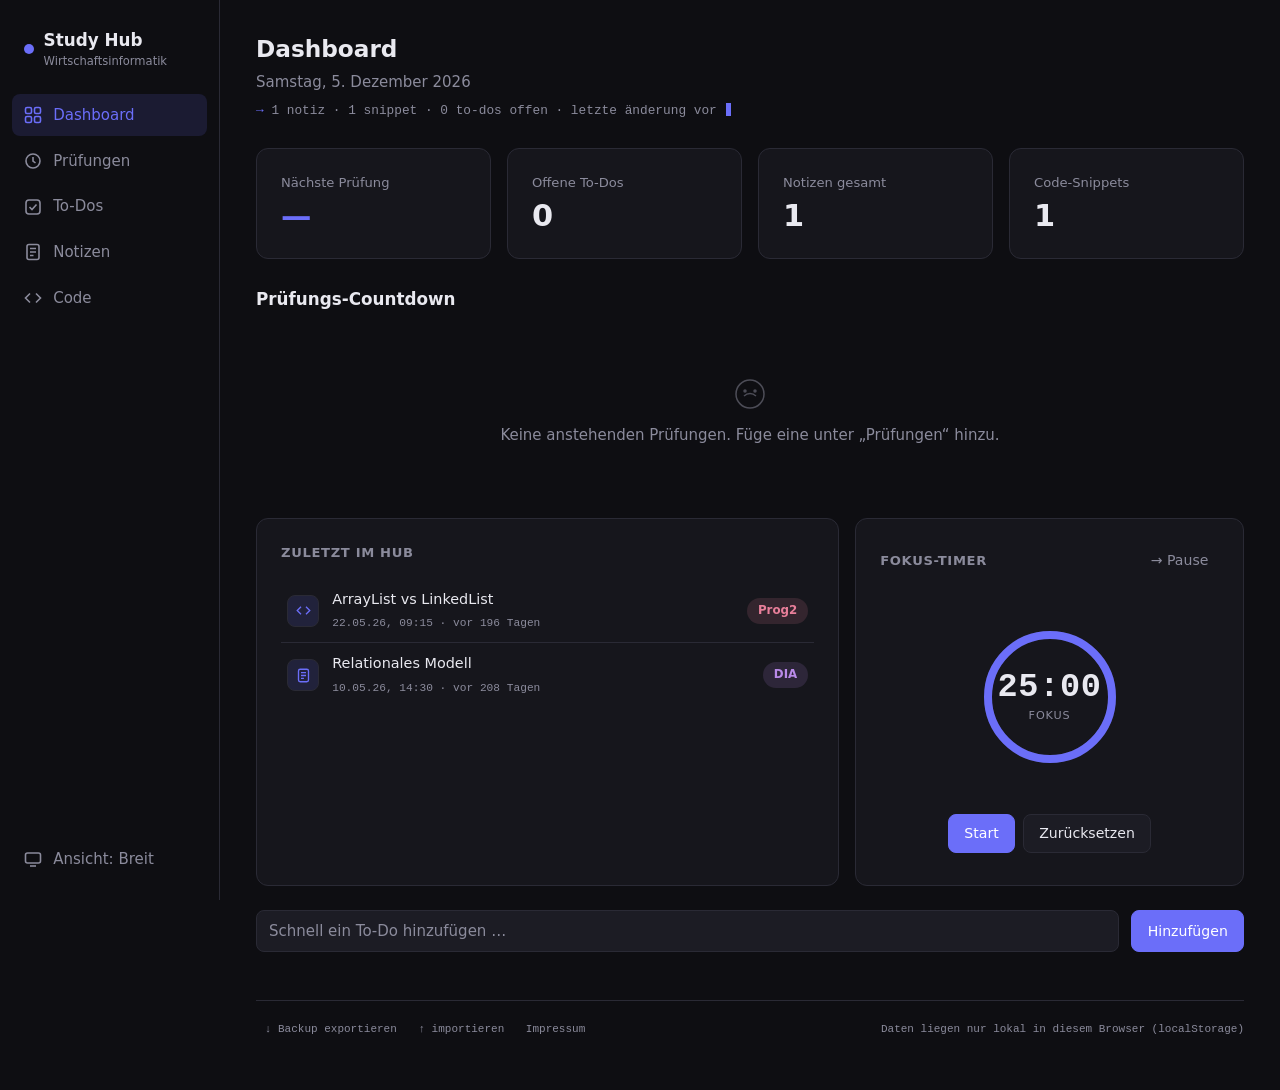
<file: Study Hub v3.html>
<!DOCTYPE html>
<html lang="de">
<head>
<meta charset="UTF-8">
<meta name="viewport" content="width=device-width, initial-scale=1.0">
<title>Study Hub — Wirtschaftsinformatik</title>
<link rel="icon" type="image/svg+xml" href="data:image/svg+xml,%3Csvg xmlns='http://www.w3.org/2000/svg' viewBox='0 0 32 32'%3E%3Crect width='32' height='32' rx='7' fill='%230e0e12'/%3E%3Ccircle cx='16' cy='16' r='9' fill='none' stroke='%232a2a35' stroke-width='3'/%3E%3Cpath d='M16 7a9 9 0 0 1 9 9' fill='none' stroke='%236B6EF9' stroke-width='3' stroke-linecap='round'/%3E%3Ccircle cx='16' cy='16' r='2.5' fill='%236B6EF9'/%3E%3C/svg%3E">
<style>
  :root {
    --bg: #0e0e12;
    --surface: #16161c;
    --surface-2: #1c1c24;
    --border: #2a2a35;
    --accent: #6B6EF9;
    --accent-dim: rgba(107, 110, 249, 0.14);
    --text: #e9e9f0;
    --muted: #8b8b9c;
    --red: #f06a6a;
    --amber: #e3b04b;
    --green: #5bc78a;
    --code-bg: #0a0a0f;
    --mono: ui-monospace, "SF Mono", "Cascadia Code", Menlo, Consolas, monospace;
  }
  * { box-sizing: border-box; margin: 0; padding: 0; }
  html, body { height: 100%; }
  body {
    background: var(--bg);
    color: var(--text);
    font-family: system-ui, -apple-system, "Segoe UI", sans-serif;
    font-size: 15px;
    line-height: 1.5;
  }
  button { font: inherit; color: inherit; background: none; border: none; cursor: pointer; }
  input, select, textarea {
    font: inherit;
    color: var(--text);
    background: var(--surface-2);
    border: 1px solid var(--border);
    border-radius: 8px;
    padding: 0.55rem 0.75rem;
    transition: border-color 200ms;
  }
  input::placeholder, textarea::placeholder { color: var(--muted); }
  input:hover, select:hover, textarea:hover { border-color: #3a3a4a; }
  :focus-visible { outline: 2px solid var(--accent); outline-offset: 2px; }
  input:focus, select:focus, textarea:focus { outline: 2px solid var(--accent); outline-offset: 2px; border-color: var(--accent); }
  input[type="date"] { color-scheme: dark; }

  /* ---------- Layout ---------- */
  .app { display: flex; min-height: 100vh; }
  .sidebar {
    width: 220px;
    flex-shrink: 0;
    border-right: 1px solid var(--border);
    padding: 1.25rem 0.75rem;
    display: flex;
    flex-direction: column;
    gap: 0.25rem;
    position: sticky;
    top: 0;
    height: 100vh;
  }
  .brand {
    font-weight: 700;
    font-size: 1.05rem;
    padding: 0.5rem 0.75rem 1.25rem;
    display: flex;
    align-items: center;
    gap: 0.6rem;
  }
  .brand-dot { width: 10px; height: 10px; border-radius: 50%; background: var(--accent); flex-shrink: 0; }
  .brand small { display: block; font-weight: 400; color: var(--muted); font-size: 0.72rem; }
  .nav-btn {
    display: flex;
    align-items: center;
    gap: 0.7rem;
    padding: 0.6rem 0.75rem;
    border-radius: 8px;
    color: var(--muted);
    transition: background 200ms, color 200ms;
    text-align: left;
    width: 100%;
  }
  .nav-btn svg { flex-shrink: 0; }
  .nav-btn:hover { background: var(--surface); color: var(--text); }
  .nav-btn.active { background: var(--accent-dim); color: var(--accent); }
  .sidebar-bottom { margin-top: auto; }
  .main {
    flex: 1;
    padding: 2rem 2.25rem 3rem;
    max-width: 1600px;
    min-width: 0;
    margin: 0 auto;
    width: 100%;
    transition: max-width 200ms;
  }
  .main.narrow { max-width: 960px; }
  .page-title { font-size: 1.45rem; font-weight: 700; margin-bottom: 0.25rem; }
  .page-sub { color: var(--muted); margin-bottom: 1.75rem; }
  .page-sub.tight { margin-bottom: 0.5rem; }

  /* ---------- Typed status line ---------- */
  .status-line {
    font-family: var(--mono);
    font-size: 0.8rem;
    color: var(--muted);
    margin-bottom: 1.75rem;
    min-height: 1.3em;
  }
  .status-line .arrow { color: var(--accent); }
  .type-cursor {
    display: inline-block;
    width: 0.55ch;
    height: 1em;
    background: var(--accent);
    vertical-align: -0.12em;
    margin-left: 2px;
    animation: blink 1.1s steps(1) infinite;
  }
  @keyframes blink { 50% { opacity: 0; } }
  @media (prefers-reduced-motion: reduce) { .type-cursor { animation: none; } }

  /* ---------- Cards ---------- */
  .card {
    background: var(--surface);
    border: 1px solid var(--border);
    border-radius: 12px;
    padding: 1.5rem;
  }
  .metric-grid { display: grid; grid-template-columns: repeat(auto-fit, minmax(200px, 1fr)); gap: 1rem; margin-bottom: 1.5rem; }
  .metric-card { cursor: pointer; text-align: left; width: 100%; transition: border-color 200ms; display: flex; flex-direction: column; align-items: flex-start; }
  .metric-card:hover { border-color: var(--accent); }
  .metric-label { display: block; color: var(--muted); font-size: 0.82rem; margin-bottom: 0.35rem; }
  .metric-value { display: block; font-size: 1.9rem; font-weight: 700; line-height: 1.15; }
  .metric-value .unit { font-size: 0.95rem; font-weight: 500; color: var(--muted); margin-left: 0.3rem; }
  .metric-value.accent { color: var(--accent); }

  .section-h { font-size: 1.05rem; font-weight: 600; margin: 1.75rem 0 1rem; display: flex; align-items: center; justify-content: space-between; gap: 1rem; }
  .card-h { font-size: 0.82rem; font-weight: 700; color: var(--muted); letter-spacing: 0.05em; text-transform: uppercase; margin-bottom: 1rem; display: flex; align-items: center; justify-content: space-between; gap: 0.75rem; }

  /* ---------- Buttons ---------- */
  .btn {
    display: inline-flex;
    align-items: center;
    gap: 0.45rem;
    padding: 0.5rem 0.95rem;
    border-radius: 8px;
    border: 1px solid var(--border);
    background: var(--surface-2);
    color: var(--text);
    font-size: 0.88rem;
    font-weight: 500;
    transition: background 200ms, border-color 200ms, color 200ms;
  }
  .btn:hover { border-color: var(--accent); color: var(--accent); }
  .btn.primary { background: var(--accent); border-color: var(--accent); color: #fff; }
  .btn.primary:hover { background: #5a5de0; }
  .btn.ghost { background: none; border-color: transparent; color: var(--muted); padding: 0.35rem 0.6rem; }
  .btn.ghost:hover { color: var(--text); background: var(--surface-2); }
  .btn.danger-armed { background: var(--red); border-color: var(--red); color: #fff; }

  /* ---------- Badges & pills ---------- */
  .badge {
    display: inline-block;
    font-size: 0.72rem;
    font-weight: 600;
    padding: 0.18rem 0.55rem;
    border-radius: 999px;
    letter-spacing: 0.02em;
  }
  .badge.indigo { background: var(--accent-dim); color: var(--accent); }
  .badge.red { background: rgba(240,106,106,0.14); color: var(--red); }
  .badge.amber { background: rgba(227,176,75,0.14); color: var(--amber); }
  .badge.green { background: rgba(91,199,138,0.14); color: var(--green); }
  .pill {
    display: inline-block;
    font-size: 0.74rem;
    font-weight: 600;
    padding: 0.2rem 0.6rem;
    border-radius: 999px;
    border: 1px solid transparent;
    transition: border-color 200ms, background 200ms, color 200ms;
  }
  button.pill { cursor: pointer; }
  button.pill:hover { border-color: var(--accent); }
  .due-tag { font-family: var(--mono); font-size: 0.7rem; white-space: nowrap; }
  .due-tag.overdue { color: var(--red); }
  .due-tag.soon { color: var(--amber); }
  .due-tag.normal { color: var(--muted); }

  /* ---------- Countdown rings ---------- */
  .ring-row { display: flex; gap: 1rem; flex-wrap: wrap; }
  .ring-card {
    background: var(--surface);
    border: 1px solid var(--border);
    border-radius: 12px;
    padding: 1.5rem;
    display: flex;
    flex-direction: column;
    align-items: center;
    gap: 0.6rem;
    min-width: 168px;
  }
  .ring-wrap { position: relative; width: 120px; height: 120px; }
  .ring-wrap svg { transform: rotate(-90deg); display: block; }
  .ring-fg { transition: stroke-dashoffset 1s ease; }
  .ring-center {
    position: absolute;
    inset: 0;
    display: flex;
    flex-direction: column;
    align-items: center;
    justify-content: center;
  }
  .ring-days { font-size: 22px; font-weight: 700; }
  .ring-days.today { color: var(--accent); font-size: 17px; }
  .ring-label { font-size: 11px; color: var(--muted); }
  .ring-subject { font-weight: 600; }
  .ring-date { font-size: 0.78rem; color: var(--muted); }

  /* ---------- Dashboard grid ---------- */
  .dash-grid { display: grid; grid-template-columns: 3fr 2fr; gap: 1rem; margin-top: 1.5rem; align-items: stretch; }
  .dash-col { display: flex; flex-direction: column; gap: 1rem; }
  .dash-col .pomo-card { flex: 1; }
  .feed-item {
    display: flex;
    align-items: center;
    gap: 0.8rem;
    width: 100%;
    text-align: left;
    padding: 0.6rem 0.4rem;
    border-radius: 8px;
    transition: background 200ms;
  }
  .feed-item:hover { background: var(--surface-2); }
  .feed-item + .feed-item { border-top: 1px solid var(--border); border-radius: 0; }
  .feed-icon {
    width: 32px; height: 32px;
    flex-shrink: 0;
    display: grid;
    place-items: center;
    border-radius: 8px;
    border: 1px solid var(--border);
    color: var(--accent);
    background: var(--accent-dim);
  }
  .feed-title { font-size: 0.9rem; font-weight: 500; display: block; overflow: hidden; text-overflow: ellipsis; white-space: nowrap; }
  .feed-time { font-family: var(--mono); font-size: 0.7rem; color: var(--muted); }
  .feed-body { flex: 1; min-width: 0; }

  .pomo-time { font-family: var(--mono); font-size: 2.7rem; font-weight: 700; line-height: 1.1; letter-spacing: 0.02em; }
  .pomo-time.break { color: var(--green); }
  .pomo-phase { font-size: 0.78rem; color: var(--muted); margin-bottom: 0.4rem; }
  .pomo-actions { display: flex; gap: 0.5rem; margin-top: 1rem; flex-wrap: wrap; }

  .progress-track { height: 6px; border-radius: 999px; background: var(--surface-2); border: 1px solid var(--border); overflow: hidden; margin-top: 0.75rem; }
  .progress-fill { height: 100%; background: var(--accent); transition: width 1s ease; }
  .progress-meta { display: flex; justify-content: space-between; font-family: var(--mono); font-size: 0.72rem; color: var(--muted); margin-top: 0.5rem; }

  /* ---------- Fokus-Timer (rundes Zifferblatt im Rechteck) ---------- */
  .pomo-card { display: flex; flex-direction: column; }
  .pomo-body { flex: 1; display: flex; flex-direction: column; align-items: center; justify-content: center; gap: 1.4rem; padding: 0.5rem 0; }
  .pomo-dial { position: relative; width: 190px; height: 190px; }
  .pomo-dial svg { display: block; width: 190px; height: 190px; }
  .pomo-ring { transform: rotate(-90deg); transform-origin: 95px 95px; transition: stroke-dashoffset 0.5s linear, stroke 300ms; }
  .pomo-dial-center { position: absolute; inset: 0; display: flex; flex-direction: column; align-items: center; justify-content: center; gap: 0.1rem; }
  .pomo-dial .pomo-time { font-size: 2.1rem; }
  .pomo-dial .pomo-phase { margin: 0; letter-spacing: 0.08em; text-transform: uppercase; font-size: 0.7rem; }
  .pomo-card .pomo-actions { justify-content: center; margin-top: 0; }
  @media (prefers-reduced-motion: reduce) { .pomo-ring { transition: none; } }

  /* ---------- Semesterfortschritt mit Terminen auf dem Weg ---------- */
  .semester-card { margin-top: 1rem; }
  .sem-track-wrap { padding: 1.85rem 0.6rem 0.5rem; }
  .sem-track { position: relative; height: 10px; border-radius: 999px; background: var(--surface-2); border: 1px solid var(--border); }
  .sem-fill { height: 100%; background: linear-gradient(90deg, var(--accent), #8d8fff); border-radius: 999px; transition: width 1s ease; }
  .sem-today { position: absolute; top: 50%; width: 2px; height: 24px; margin-top: -12px; transform: translateX(-50%); background: var(--text); border-radius: 2px; }
  .sem-today-flag { position: absolute; bottom: 100%; left: 50%; transform: translateX(-50%); margin-bottom: 4px; font-family: var(--mono); font-size: 0.62rem; color: var(--text); white-space: nowrap; }
  .sem-marker { position: absolute; top: 50%; transform: translate(-50%, -50%); }
  .sem-marker-dot { display: block; width: 13px; height: 13px; border-radius: 50%; border: 2px solid var(--surface); box-shadow: 0 0 0 1px var(--border); cursor: default; }
  .sem-legend { display: flex; flex-wrap: wrap; gap: 0.4rem 0.9rem; margin-top: 0.5rem; }
  .sem-chip { display: inline-flex; align-items: center; gap: 0.4rem; font-size: 0.78rem; color: var(--text); }
  .sem-chip-dot { width: 9px; height: 9px; border-radius: 50%; flex-shrink: 0; }
  .sem-chip-date { color: var(--muted); font-family: var(--mono); font-size: 0.7rem; }

  /* ---------- Exams ---------- */
  .exam-list { display: flex; flex-direction: column; gap: 1rem; }
  .exam-card { display: flex; align-items: center; gap: 1.5rem; }
  .exam-card.past { opacity: 0.45; }
  .exam-info { flex: 1; min-width: 0; }
  .exam-name { font-size: 1.15rem; font-weight: 700; margin-bottom: 0.2rem; display: flex; align-items: center; gap: 0.7rem; flex-wrap: wrap; }
  .exam-date { color: var(--muted); font-size: 0.9rem; }
  .inline-form { display: flex; gap: 0.75rem; flex-wrap: wrap; align-items: center; margin-bottom: 1.25rem; }
  details.past-section summary {
    cursor: pointer;
    color: var(--muted);
    font-weight: 600;
    padding: 0.5rem 0;
    transition: color 200ms;
    list-style: none;
  }
  details.past-section summary::before { content: "▸ "; }
  details.past-section[open] summary::before { content: "▾ "; }
  details.past-section summary:hover { color: var(--text); }
  details.past-section .exam-list { margin-top: 0.75rem; }

  /* ---------- Kanban ---------- */
  .kanban { display: grid; grid-template-columns: repeat(3, 1fr); gap: 1rem; align-items: start; }
  .kcol {
    background: var(--surface);
    border: 1px solid var(--border);
    border-radius: 12px;
    padding: 1rem;
    min-height: 220px;
    transition: border-color 200ms;
  }
  .kcol.drag-over { border-color: var(--accent); }
  .kcol-head { display: flex; align-items: center; justify-content: space-between; margin-bottom: 0.85rem; padding: 0 0.25rem; }
  .kcol-title { font-size: 0.85rem; font-weight: 700; color: var(--muted); letter-spacing: 0.04em; text-transform: uppercase; display: flex; align-items: center; gap: 0.5rem; }
  .kcount { font-size: 0.72rem; background: var(--surface-2); border: 1px solid var(--border); border-radius: 999px; padding: 0.05rem 0.5rem; }
  .kcards { display: flex; flex-direction: column; gap: 0.6rem; }
  .tcard {
    background: var(--surface-2);
    border: 1px solid var(--border);
    border-radius: 10px;
    padding: 0.8rem 0.9rem;
    cursor: grab;
    transition: border-color 200ms;
    display: flex;
    flex-direction: column;
    gap: 0.45rem;
  }
  .tcard:hover { border-color: #3a3a4a; }
  .tcard.dragging { opacity: 0.4; }
  .tcard-top { display: flex; align-items: flex-start; gap: 0.55rem; }
  .prio-dot { width: 9px; height: 9px; border-radius: 50%; flex-shrink: 0; margin-top: 0.42rem; }
  .tcard-title { flex: 1; font-size: 0.92rem; }
  .tcard.done-card .tcard-title { text-decoration: line-through; }
  .tcard.done-card { opacity: 0.55; }
  .tcard-meta { display: flex; align-items: center; gap: 0.5rem; justify-content: space-between; flex-wrap: wrap; }
  .tcard-meta-left { display: flex; align-items: center; gap: 0.5rem; min-width: 0; }
  .tcard .btn.ghost { font-size: 0.76rem; }
  .add-task-form { display: flex; flex-direction: column; gap: 0.5rem; margin-bottom: 0.6rem; }
  .add-task-form .row { display: flex; gap: 0.5rem; }
  .add-task-form input[type="text"] { flex: 1; min-width: 0; }
  .add-task-form input[type="date"] { font-size: 0.85rem; }
  .add-task-form select { flex: 1; min-width: 0; font-size: 0.85rem; padding: 0.45rem 0.5rem; }

  /* ---------- Notes ---------- */
  .note-list { display: flex; flex-direction: column; gap: 0.5rem; margin-top: 0.75rem; }
  .note-item {
    background: var(--surface-2);
    border: 1px solid var(--border);
    border-radius: 10px;
    padding: 0.75rem 0.9rem;
    cursor: pointer;
    text-align: left;
    width: 100%;
    transition: border-color 200ms, background 200ms;
    display: flex;
    flex-direction: column;
    gap: 0.3rem;
  }
  .note-item:hover { border-color: #3a3a4a; }
  .note-item.selected { border-color: var(--accent); }
  .note-item-title { font-weight: 600; font-size: 0.92rem; }
  .note-item-meta { display: flex; align-items: center; gap: 0.5rem; font-size: 0.74rem; color: var(--muted); flex-wrap: wrap; }
  .note-view-head { display: flex; align-items: flex-start; justify-content: space-between; gap: 1rem; margin-bottom: 1rem; flex-wrap: wrap; }
  .note-actions { display: flex; gap: 0.5rem; flex-shrink: 0; }
  .note-title-input { font-size: 1.15rem; font-weight: 700; width: 100%; margin-bottom: 0.75rem; }
  .subject-pills { display: flex; gap: 0.4rem; flex-wrap: wrap; margin-bottom: 0.9rem; }

  /* ---------- Rich text editor ---------- */
  .rte-toolbar {
    display: flex;
    flex-wrap: wrap;
    align-items: center;
    gap: 0.2rem;
    border: 1px solid var(--border);
    background: var(--surface-2);
    border-radius: 10px;
    padding: 0.4rem 0.5rem;
    margin-bottom: 0.75rem;
  }
  .rt-btn {
    display: grid;
    place-items: center;
    min-width: 30px;
    height: 30px;
    padding: 0 0.4rem;
    border-radius: 6px;
    color: var(--muted);
    font-size: 0.88rem;
    font-weight: 600;
    transition: background 200ms, color 200ms;
  }
  .rt-btn:hover { background: var(--accent-dim); color: var(--accent); }
  .rt-select {
    padding: 0.28rem 0.4rem;
    font-size: 0.8rem;
    border-radius: 6px;
    background: var(--surface);
  }
  .rt-divider { width: 1px; height: 20px; background: var(--border); margin: 0 0.35rem; flex-shrink: 0; }
  .rt-swatch {
    width: 18px;
    height: 18px;
    border-radius: 50%;
    border: 1px solid var(--border);
    margin: 0 2px;
    transition: transform 200ms, border-color 200ms;
  }
  .rt-swatch:hover { transform: scale(1.2); border-color: var(--text); }
  .rte-editor {
    min-height: 320px;
    max-height: 60vh;
    overflow-y: auto;
    background: var(--surface-2);
    border: 1px solid var(--border);
    border-radius: 10px;
    padding: 1rem 1.15rem;
    line-height: 1.65;
  }
  .rte-editor:focus { outline: 2px solid var(--accent); outline-offset: 2px; border-color: var(--accent); }
  .rte-editor:empty::before { content: attr(data-placeholder); color: var(--muted); pointer-events: none; }
  .rte-editor ul, .rte-editor ol, .note-html ul, .note-html ol { margin: 0.5rem 0 0.5rem 1.5rem; }
  .rte-editor li, .note-html li { margin: 0.2rem 0; }
  .note-html p { margin: 0.5rem 0; }
  .note-html p:first-child { margin-top: 0; }
  .note-html h1 { font-size: 1.4rem; margin: 1.1rem 0 0.5rem; }
  .note-html h2 { font-size: 1.15rem; margin: 1rem 0 0.45rem; }
  .note-html h3 { font-size: 1rem; margin: 0.9rem 0 0.4rem; }
  .note-html h1:first-child, .note-html h2:first-child, .note-html h3:first-child { margin-top: 0; }
  .note-html code {
    font-family: var(--mono);
    font-size: 0.84em;
    background: var(--code-bg);
    border: 1px solid var(--border);
    border-radius: 5px;
    padding: 0.1em 0.4em;
  }
  .note-html pre {
    background: var(--code-bg);
    border: 1px solid var(--border);
    border-radius: 10px;
    padding: 1rem;
    overflow-x: auto;
    margin: 0.75rem 0;
  }
  .note-html pre code { background: none; border: none; padding: 0; font-size: 0.84rem; line-height: 1.55; }

  /* ---------- Snippets ---------- */
  .snippet-grid { display: grid; grid-template-columns: repeat(2, 1fr); gap: 1rem; }
  .snippet-card { display: flex; flex-direction: column; gap: 0.75rem; min-width: 0; }
  .snippet-head { display: flex; align-items: center; gap: 0.7rem; flex-wrap: wrap; }
  .snippet-title { font-weight: 600; flex: 1; min-width: 0; }
  .snippet-foot { display: flex; align-items: center; justify-content: space-between; gap: 0.75rem; flex-wrap: wrap; }
  .snippet-desc { font-size: 0.82rem; color: var(--muted); flex: 1; min-width: 0; }
  .snippet-foot-right { display: flex; align-items: center; gap: 0.6rem; font-family: var(--mono); font-size: 0.7rem; color: var(--muted); flex-shrink: 0; }
  .snippet-pre {
    position: relative;
    background: var(--code-bg);
    border: 1px solid var(--border);
    border-radius: 10px;
    margin: 0;
  }
  .snippet-pre pre { padding: 1rem; overflow-x: auto; max-height: 280px; overflow-y: auto; }
  .snippet-pre code { font-family: var(--mono); font-size: 0.82rem; line-height: 1.55; }
  .copy-btn {
    position: absolute;
    top: 0.55rem;
    right: 0.55rem;
    font-size: 0.74rem;
    font-weight: 600;
    background: var(--surface-2);
    border: 1px solid var(--border);
    border-radius: 6px;
    padding: 0.25rem 0.6rem;
    color: var(--muted);
    opacity: 0;
    transition: opacity 200ms, color 200ms, border-color 200ms;
  }
  .snippet-pre:hover .copy-btn, .copy-btn:focus-visible { opacity: 1; }
  .copy-btn:hover { color: var(--accent); border-color: var(--accent); }
  .lang-tabs { display: flex; gap: 0.4rem; flex-wrap: wrap; margin-bottom: 1.25rem; }
  .snippet-form { display: flex; flex-direction: column; gap: 0.75rem; margin-bottom: 1.25rem; }
  .snippet-form .row { display: flex; gap: 0.75rem; flex-wrap: wrap; }
  .snippet-form .row input { flex: 2; min-width: 180px; }
  .snippet-form .row select { flex: 1; min-width: 120px; }
  .snippet-form textarea { font-family: var(--mono); font-size: 0.84rem; min-height: 160px; resize: vertical; }
  .form-actions { display: flex; gap: 0.5rem; }
  .search-bar { width: 100%; margin-bottom: 1rem; font-family: var(--mono); font-size: 0.88rem; }

  /* ---------- Quick add ---------- */
  .quick-add { display: flex; gap: 0.75rem; margin-top: 1.5rem; }
  .quick-add input { flex: 1; }

  /* ---------- Footer ---------- */
  .app-footer {
    margin-top: 3rem;
    padding-top: 1rem;
    border-top: 1px solid var(--border);
    display: flex;
    justify-content: space-between;
    align-items: center;
    gap: 1rem;
    flex-wrap: wrap;
    font-family: var(--mono);
    font-size: 11px;
    color: var(--muted);
  }
  .app-footer .links { display: flex; gap: 0.25rem; flex-wrap: wrap; }
  .app-footer button {
    color: var(--muted);
    padding: 0.25rem 0.55rem;
    border-radius: 6px;
    transition: color 200ms, background 200ms;
  }
  .app-footer button:hover { color: var(--accent); background: var(--surface); }
  .import-bar {
    display: flex;
    align-items: center;
    gap: 0.6rem;
    flex-wrap: wrap;
    color: var(--amber);
  }
  .import-bar .btn { font-size: 0.74rem; padding: 0.3rem 0.7rem; }

  /* ---------- Modal (Fenster im Fenster) ---------- */
  .modal-overlay {
    position: fixed;
    inset: 0;
    z-index: 100;
    background: rgba(8, 8, 14, 0.66);
    backdrop-filter: blur(3px);
    display: grid;
    place-items: center;
    padding: 1.5rem;
  }
  .modal {
    background: var(--surface);
    border: 1px solid var(--border);
    border-radius: 14px;
    padding: 1.5rem;
    width: 100%;
    max-width: 720px;
    max-height: 88vh;
    overflow-y: auto;
    box-shadow: 0 24px 64px rgba(0, 0, 0, 0.55);
    animation: modal-in 180ms ease;
  }
  .modal.wide { max-width: 920px; }
  @keyframes modal-in { from { transform: translateY(12px); } }
  @media (prefers-reduced-motion: reduce) { .modal { animation: none; } }
  .modal-head { display: flex; align-items: flex-start; justify-content: space-between; gap: 1rem; margin-bottom: 1rem; flex-wrap: wrap; }
  .modal-title { font-size: 1.2rem; font-weight: 700; }
  .modal-x { font-size: 1rem; line-height: 1; }
  body.modal-open { overflow: hidden; }

  /* ---------- Notes grid ---------- */
  .toolbar-row { display: flex; gap: 0.75rem; margin-bottom: 1.25rem; flex-wrap: wrap; }
  .note-grid { display: grid; grid-template-columns: repeat(auto-fill, minmax(250px, 1fr)); gap: 1rem; }
  .note-card {
    cursor: pointer;
    text-align: left;
    display: flex;
    flex-direction: column;
    align-items: flex-start;
    gap: 0.5rem;
    padding: 1.1rem 1.2rem;
    transition: border-color 200ms;
  }
  .note-card:hover { border-color: var(--accent); }
  .note-card-preview {
    font-size: 0.82rem;
    color: var(--muted);
    line-height: 1.5;
    display: -webkit-box;
    -webkit-line-clamp: 3;
    -webkit-box-orient: vertical;
    overflow: hidden;
  }
  button.snippet-title { text-align: left; padding: 0; transition: color 200ms; }
  button.snippet-title:hover { color: var(--accent); }

  /* ---------- Impressum / Datenschutz ---------- */
  .legal-wrap { max-width: 760px; display: flex; flex-direction: column; gap: 1rem; }
  .legal-card h2 { font-size: 1.1rem; margin-bottom: 0.75rem; }
  .legal-card h3 { font-size: 0.78rem; text-transform: uppercase; letter-spacing: 0.06em; color: var(--muted); margin: 1.25rem 0 0.4rem; }
  .legal-card p { font-size: 0.9rem; color: var(--muted); line-height: 1.65; }
  .legal-card p + p { margin-top: 0.5rem; }
  .legal-card .hi { color: var(--text); }
  .legal-card a { color: var(--accent); text-underline-offset: 3px; }
  .legal-stand { font-family: var(--mono); font-size: 11px; margin-top: 1.5rem; }

  /* ---------- Empty states ---------- */
  .empty {
    text-align: center;
    color: var(--muted);
    padding: 3rem 1.5rem;
    display: flex;
    flex-direction: column;
    align-items: center;
    gap: 0.75rem;
  }
  .empty svg { opacity: 0.5; }

  /* ---------- Mobile ---------- */
  @media (max-width: 1100px) {
    .dash-grid { grid-template-columns: 1fr; }
  }
  @media (max-width: 900px) {
    .kanban { grid-template-columns: 1fr; }
    .note-grid { grid-template-columns: 1fr; }
    .snippet-grid { grid-template-columns: 1fr; }
  }
  @media (max-width: 768px) {
    .app { flex-direction: column; }
    .sidebar {
      position: fixed;
      bottom: 0;
      left: 0;
      right: 0;
      top: auto;
      height: auto;
      width: 100%;
      flex-direction: row;
      justify-content: space-around;
      border-right: none;
      border-top: 1px solid var(--border);
      background: var(--surface);
      padding: 0.4rem 0.25rem calc(0.4rem + env(safe-area-inset-bottom));
      z-index: 50;
    }
    .brand { display: none; }
    .sidebar-bottom { display: none; }
    .nav-btn { flex-direction: column; gap: 0.2rem; font-size: 0.65rem; padding: 0.4rem 0.5rem; flex: 1; align-items: center; }
    .main { padding: 1.25rem 1rem 6rem; }
    .modal-overlay { padding: 0.75rem; }
    .modal { padding: 1.15rem; max-height: 92vh; }
  }
</style>
</head>
<body>
<div class="app">
  <nav class="sidebar" aria-label="Hauptnavigation">
    <div class="brand"><span class="brand-dot"></span><span>Study Hub<small>Wirtschaftsinformatik</small></span></div>
    <button class="nav-btn" data-view="dashboard" onclick="go('dashboard')">
      <svg width="18" height="18" viewBox="0 0 18 18" fill="none" stroke="currentColor" stroke-width="1.6"><rect x="1.5" y="1.5" width="6" height="6" rx="1.5"></rect><rect x="10.5" y="1.5" width="6" height="6" rx="1.5"></rect><rect x="1.5" y="10.5" width="6" height="6" rx="1.5"></rect><rect x="10.5" y="10.5" width="6" height="6" rx="1.5"></rect></svg>
      <span>Dashboard</span>
    </button>
    <button class="nav-btn" data-view="exams" onclick="go('exams')">
      <svg width="18" height="18" viewBox="0 0 18 18" fill="none" stroke="currentColor" stroke-width="1.6"><circle cx="9" cy="9" r="7"></circle><path d="M9 5v4l2.5 2"></path></svg>
      <span>Prüfungen</span>
    </button>
    <button class="nav-btn" data-view="todos" onclick="go('todos')">
      <svg width="18" height="18" viewBox="0 0 18 18" fill="none" stroke="currentColor" stroke-width="1.6"><rect x="2" y="2" width="14" height="14" rx="3"></rect><path d="M5.5 9l2.5 2.5 4.5-5"></path></svg>
      <span>To-Dos</span>
    </button>
    <button class="nav-btn" data-view="notes" onclick="go('notes')">
      <svg width="18" height="18" viewBox="0 0 18 18" fill="none" stroke="currentColor" stroke-width="1.6"><rect x="3" y="1.5" width="12" height="15" rx="2"></rect><path d="M6 5.5h6M6 9h6M6 12.5h3.5"></path></svg>
      <span>Notizen</span>
    </button>
    <button class="nav-btn" data-view="code" onclick="go('code')">
      <svg width="18" height="18" viewBox="0 0 18 18" fill="none" stroke="currentColor" stroke-width="1.6"><path d="M6 4.5L1.5 9 6 13.5M12 4.5L16.5 9 12 13.5"></path></svg>
      <span>Code</span>
    </button>
    <div class="sidebar-bottom">
      <button class="nav-btn" onclick="toggleLayout()" title="Zwischen breiter und schmaler Ansicht wechseln">
        <svg width="18" height="18" viewBox="0 0 18 18" fill="none" stroke="currentColor" stroke-width="1.6"><rect x="1.5" y="3" width="15" height="10" rx="2"></rect><path d="M6 16h6"></path></svg>
        <span id="layoutLabel">Ansicht: Breit</span>
      </button>
    </div>
  </nav>
  <main class="main" id="main"></main>
</div>
<div id="modalRoot"></div>

<script>
"use strict";

/* ============ Constants ============ */
const SEMESTER_START = "2026-03-01";
const SUBJECTS = ["GBI", "DIA", "Analysis", "BuB", "Prog2", "Allgemein"];
const SUBJECT_COLORS = {
  GBI:       "#62b6e0",
  DIA:       "#b98ae8",
  Analysis:  "#e0a35f",
  BuB:       "#5bc78a",
  Prog2:     "#e87f9a",
  Allgemein: "#8b8b9c"
};
const LANGUAGES = ["Java", "SQL", "Python", "Bash", "Other"];
const PRIO_COLORS = { high: "var(--red)", mid: "var(--amber)", low: "var(--green)" };
const PRIO_LABELS = { high: "Hoch", mid: "Mittel", low: "Niedrig" };
const COLS = [
  { key: "open",  label: "Offen" },
  { key: "doing", label: "In Arbeit" },
  { key: "done",  label: "Erledigt" }
];
const CIRC = 2 * Math.PI * 50;
const RTE_SIZES = [["2", "Klein"], ["3", "Normal"], ["5", "Groß"], ["6", "Riesig"]];
const RTE_FONTS = [
  ["system-ui, sans-serif", "Standard"],
  ["Georgia, serif", "Serif"],
  ["ui-monospace, monospace", "Mono"]
];
const RTE_COLORS = ["#e9e9f0", "#6B6EF9", "#62b6e0", "#5bc78a", "#e3b04b", "#e87f9a"];

/* ============ Storage ============ */
function load(key, fallback) {
  try {
    const raw = localStorage.getItem(key);
    return raw === null ? fallback : JSON.parse(raw);
  } catch (e) { return fallback; }
}
function save(key, val) { localStorage.setItem(key, JSON.stringify(val)); }
function uid() { return Date.now().toString(36) + Math.random().toString(36).slice(2, 7); }

/* Seed on first load */
if (localStorage.getItem("exams") === null) {
  save("exams", [
    { id: uid(), subject: "GBI",      date: "2026-06-25" },
    { id: uid(), subject: "DIA",      date: "2026-06-29" },
    { id: uid(), subject: "Analysis", date: "2026-07-01" },
    { id: uid(), subject: "BuB",      date: "2026-07-07" },
    { id: uid(), subject: "Prog2",    date: "2026-07-09" }
  ]);
}
if (localStorage.getItem("notes") === null) {
  save("notes", [{
    id: uid(),
    title: "Relationales Modell",
    subject: "DIA",
    content: "<h2>Normalformen</h2><ul><li><b>1NF</b>: Atomare Attributwerte</li><li><b>2NF</b>: Keine partiellen Abhängigkeiten</li><li><b>3NF</b>: Keine transitiven Abhängigkeiten</li></ul>",
    updatedAt: new Date("2026-05-10T14:30:00").getTime()
  }]);
}
if (localStorage.getItem("snippets") === null) {
  save("snippets", [{
    id: uid(),
    title: "ArrayList vs LinkedList",
    language: "Java",
    subject: "Prog2",
    description: "Wann welche Listen-Implementierung?",
    code: "// ArrayList: schneller Index-Zugriff O(1),\n// langsames Einfügen in der Mitte O(n)\nList<String> arrayList = new ArrayList<>();\n\n// LinkedList: schnelles Einfügen/Entfernen O(1)\n// am Anfang/Ende, langsamer Zugriff O(n)\nList<String> linkedList = new LinkedList<>();\n\n// Faustregel: fast immer ArrayList verwenden,\n// außer bei vielen Operationen an den Enden\n// -> dann ArrayDeque in Betracht ziehen.",
    updatedAt: new Date("2026-05-22T09:15:00").getTime()
  }]);
}
if (localStorage.getItem("todos") === null) { save("todos", []); }

/* ============ State ============ */
const state = {
  view: "dashboard",
  exams: load("exams", []),
  todos: load("todos", []),
  notes: load("notes", []),
  snippets: load("snippets", []),
  layout: load("layout", "wide"),
  selectedNoteId: null,
  modal: null,
  noteSearch: "",
  langFilter: "Alle",
  snippetSearch: "",
  showExamForm: false,
  editSnippetId: null,
  addTaskCol: null,
  pendingImport: null,
  focusTarget: null
};

/* Migration: fields added in v2 */
let migrated = false;
state.snippets.forEach(function (s) {
  if (s.updatedAt === undefined) { s.updatedAt = Date.now(); migrated = true; }
  if (s.subject === undefined) { s.subject = ""; migrated = true; }
  if (s.description === undefined) { s.description = ""; migrated = true; }
});
state.todos.forEach(function (t) {
  if (t.due === undefined) { t.due = null; migrated = true; }
});
if (migrated) { save("snippets", state.snippets); save("todos", state.todos); }

function persist() {
  save("exams", state.exams);
  save("todos", state.todos);
  save("notes", state.notes);
  save("snippets", state.snippets);
}

/* ============ Helpers ============ */
function esc(s) {
  return String(s)
    .replace(/&/g, "&amp;").replace(/</g, "&lt;").replace(/>/g, "&gt;")
    .replace(/"/g, "&quot;").replace(/'/g, "&#39;");
}
function startOfDay(d) { const x = new Date(d); x.setHours(0, 0, 0, 0); return x; }
function daysUntil(dateStr) {
  const today = startOfDay(new Date());
  const target = startOfDay(new Date(dateStr + "T12:00:00"));
  return Math.round((target - today) / 86400000);
}
function fmtDate(dateStr) {
  return new Date(dateStr + "T12:00:00").toLocaleDateString("de-DE", {
    weekday: "short", day: "numeric", month: "long", year: "numeric"
  });
}
function fmtDateShort(dateStr) {
  return new Date(dateStr + "T12:00:00").toLocaleDateString("de-DE", {
    day: "2-digit", month: "2-digit", year: "numeric"
  });
}
function fmtDateTime(ts) {
  return new Date(ts).toLocaleString("de-DE", {
    day: "2-digit", month: "2-digit", year: "2-digit", hour: "2-digit", minute: "2-digit"
  });
}
function timeAgo(ts) {
  const diff = Date.now() - ts;
  const min = Math.floor(diff / 60000);
  if (min < 1) return "gerade eben";
  if (min < 60) return "vor " + min + " Min.";
  const h = Math.floor(min / 60);
  if (h < 24) return "vor " + h + " Std.";
  const d = Math.floor(h / 24);
  return d === 1 ? "gestern" : "vor " + d + " Tagen";
}
function urgencyClass(days) {
  if (days <= 7) return "red";
  if (days <= 14) return "amber";
  return "indigo";
}
function subjectPill(subject, asButton, onclickStr, active) {
  if (!subject) return "";
  const c = SUBJECT_COLORS[subject] || "var(--muted)";
  const style = "background:color-mix(in srgb, " + c + " 14%, transparent); color:" + c + ";" +
    (active ? "border-color:" + c + ";" : "");
  if (asButton) {
    return '<button type="button" class="pill" style="' + style + '" onclick="' + onclickStr + '">' + esc(subject) + "</button>";
  }
  return '<span class="pill" style="' + style + '">' + esc(subject) + "</span>";
}
function emptyState(msg) {
  return '<div class="empty">' +
    '<svg width="36" height="36" viewBox="0 0 36 36" fill="none" stroke="currentColor" stroke-width="1.5">' +
    '<circle cx="18" cy="18" r="14"></circle><path d="M12 22c1.8 1.6 4 2.4 6 2.4s4.2-.8 6-2.4" transform="rotate(180 18 21)"></path>' +
    '<circle cx="13" cy="15" r="1" fill="currentColor"></circle><circle cx="23" cy="15" r="1" fill="currentColor"></circle></svg>' +
    "<p>" + msg + "</p></div>";
}

/* ============ HTML helpers (notes are stored as HTML since v2) ============ */
function looksLikeHtml(s) { return /<\/?[a-z][\s\S]*>/i.test(s || ""); }
function sanitizeHtml(html) {
  return String(html || "")
    .replace(/<\/?(script|style|iframe|object|embed|link|meta)[^>]*>/gi, "")
    .replace(/\son\w+\s*=\s*("[^"]*"|'[^']*'|[^\s>]+)/gi, "")
    .replace(/(href|src)\s*=\s*(['"]?)\s*javascript:[^'">]*\2/gi, '$1="#"');
}
function stripHtml(html) {
  return String(html || "")
    .replace(/<br\s*\/?>/gi, "\n")
    .replace(/<\/(p|div|li|h[1-6])>/gi, "\n")
    .replace(/<li[^>]*>/gi, "• ")
    .replace(/<[^>]+>/g, "")
    .replace(/&nbsp;/g, " ")
    .replace(/&amp;/g, "&").replace(/&lt;/g, "<").replace(/&gt;/g, ">")
    .trim();
}
/* Legacy v1 notes were Markdown — converted to HTML on demand */
function renderMarkdown(src) {
  const blocks = [];
  let text = String(src).replace(/```([\s\S]*?)```/g, function (m, code) {
    blocks.push("<pre><code>" + esc(code.replace(/^\n/, "").replace(/\n$/, "")) + "</code></pre>");
    return "\u0000B" + (blocks.length - 1) + "\u0000";
  });
  text = esc(text);
  const lines = text.split("\n");
  let html = "", inList = false, para = [];
  function flushPara() {
    if (para.length) { html += "<p>" + inline(para.join("<br>")) + "</p>"; para = []; }
  }
  function closeList() { if (inList) { html += "</ul>"; inList = false; } }
  function inline(s) {
    return s
      .replace(/`([^`]+)`/g, "<code>$1</code>")
      .replace(/\*\*([^*]+)\*\*/g, "<strong>$1</strong>")
      .replace(/\*([^*]+)\*/g, "<em>$1</em>");
  }
  for (const line of lines) {
    const blockMatch = line.match(/^\u0000B(\d+)\u0000\s*$/);
    if (blockMatch) { flushPara(); closeList(); html += blocks[+blockMatch[1]]; continue; }
    const h = line.match(/^(#{1,3})\s+(.*)$/);
    if (h) { flushPara(); closeList(); const lvl = h[1].length; html += "<h" + lvl + ">" + inline(h[2]) + "</h" + lvl + ">"; continue; }
    const li = line.match(/^\s*[-*]\s+(.*)$/);
    if (li) { flushPara(); if (!inList) { html += "<ul>"; inList = true; } html += "<li>" + inline(li[1]) + "</li>"; continue; }
    if (line.trim() === "") { flushPara(); closeList(); continue; }
    para.push(line);
  }
  flushPara(); closeList();
  return html.replace(/\u0000B(\d+)\u0000/g, function (m, i) { return blocks[+i]; });
}
function noteHtml(n) {
  return looksLikeHtml(n.content) ? sanitizeHtml(n.content) : renderMarkdown(n.content);
}

/* Inline confirmation: button becomes "Sicher?" for 3s before executing */
const armed = {};
function confirmAction(btn, key, fn) {
  if (armed[key]) {
    clearTimeout(armed[key].timer);
    delete armed[key];
    fn();
    return;
  }
  const orig = btn.textContent;
  btn.textContent = "Sicher?";
  btn.classList.add("danger-armed");
  armed[key] = {
    timer: setTimeout(function () {
      delete armed[key];
      if (document.body.contains(btn)) {
        btn.textContent = orig;
        btn.classList.remove("danger-armed");
      }
    }, 3000)
  };
}

/* ============ Countdown ring ============ */
function ringSVG(exam) {
  const days = daysUntil(exam.date);
  let offset, center;
  if (days < 0) {
    offset = CIRC;
    center = '<span class="ring-days" style="color:var(--muted)">✓</span>';
  } else if (days === 0) {
    offset = 0;
    center = '<span class="ring-days today">Heute!</span>';
  } else {
    const total = Math.max(1, Math.round((startOfDay(new Date(exam.date + "T12:00:00")) - startOfDay(new Date(SEMESTER_START + "T12:00:00"))) / 86400000));
    const progress = Math.min(1, Math.max(0, days / total));
    offset = CIRC * progress;
    center = '<span class="ring-days">' + days + '</span><span class="ring-label">Tage</span>';
  }
  return '<div class="ring-wrap">' +
    '<svg width="120" height="120" viewBox="0 0 120 120">' +
    '<circle cx="60" cy="60" r="50" fill="none" stroke="var(--border)" stroke-width="6"></circle>' +
    '<circle class="ring-fg" cx="60" cy="60" r="50" fill="none" stroke="var(--accent)" stroke-width="6" stroke-linecap="round"' +
    ' stroke-dasharray="' + CIRC.toFixed(2) + '" stroke-dashoffset="' + CIRC.toFixed(2) + '" data-target="' + offset.toFixed(2) + '"></circle>' +
    "</svg>" +
    '<div class="ring-center">' + center + "</div></div>";
}
function animateRings() {
  requestAnimationFrame(function () {
    requestAnimationFrame(function () {
      document.querySelectorAll(".ring-fg").forEach(function (el) {
        el.setAttribute("stroke-dashoffset", el.dataset.target);
      });
    });
  });
}

/* ============ Typed status line ============ */
let typeTimer = null;
function startTyping() {
  const el = document.getElementById("statusTyped");
  if (!el) return;
  const openTodos = state.todos.filter(function (t) { return t.status !== "done"; }).length;
  const lastChange = Math.max(0,
    ...state.notes.map(function (n) { return n.updatedAt || 0; }),
    ...state.snippets.map(function (s) { return s.updatedAt || 0; }));
  const status = state.notes.length + (state.notes.length === 1 ? " notiz" : " notizen") +
    " · " + state.snippets.length + (state.snippets.length === 1 ? " snippet" : " snippets") +
    " · " + openTodos + " to-do" + (openTodos === 1 ? "" : "s") + " offen" +
    (lastChange > 0 ? " · letzte änderung " + timeAgo(lastChange) : "");
  if (typeTimer) { clearInterval(typeTimer); typeTimer = null; }
  if (window.matchMedia("(prefers-reduced-motion: reduce)").matches) {
    el.textContent = status;
    return;
  }
  let i = 0;
  el.textContent = "";
  typeTimer = setInterval(function () {
    i += 1;
    el.textContent = status.slice(0, i);
    if (i >= status.length) { clearInterval(typeTimer); typeTimer = null; }
  }, 20);
}

/* ============ Pomodoro focus timer ============ */
const POMO_MIN = { focus: 25, break: 5 };
const POMO_CIRC = 2 * Math.PI * 62;
let pomo = load("pomo", { phase: "focus", running: false, endsAt: null, remaining: 25 * 60 });
function pomoSave() { save("pomo", pomo); }
function pomoRemaining() {
  return pomo.running ? Math.max(0, Math.round((pomo.endsAt - Date.now()) / 1000)) : pomo.remaining;
}
function pomoFmt(sec) {
  return String(Math.floor(sec / 60)).padStart(2, "0") + ":" + String(sec % 60).padStart(2, "0");
}
let pomoAudioCtx = null;
function pomoEnsureAudio() {
  try {
    if (!pomoAudioCtx) { pomoAudioCtx = new (window.AudioContext || window.webkitAudioContext)(); }
    if (pomoAudioCtx.state === "suspended") { pomoAudioCtx.resume(); }
  } catch (e) { /* Audio nicht verfügbar */ }
}
function pomoBeep() {
  if (!pomoAudioCtx) { return; }
  try {
    const t = pomoAudioCtx.currentTime;
    [880, 880, 1175].forEach(function (freq, i) {
      const o = pomoAudioCtx.createOscillator();
      const g = pomoAudioCtx.createGain();
      o.type = "sine";
      o.frequency.value = freq;
      g.gain.setValueAtTime(0.0001, t + i * 0.22);
      g.gain.exponentialRampToValueAtTime(0.22, t + i * 0.22 + 0.02);
      g.gain.exponentialRampToValueAtTime(0.0001, t + i * 0.22 + 0.2);
      o.connect(g);
      g.connect(pomoAudioCtx.destination);
      o.start(t + i * 0.22);
      o.stop(t + i * 0.22 + 0.22);
    });
  } catch (e) { /* Ton fehlgeschlagen — kein Problem */ }
}
function pomoNotify(finishedPhase) {
  pomoBeep();
  if ("Notification" in window && Notification.permission === "granted") {
    try {
      const isFocus = finishedPhase === "focus";
      new Notification(isFocus ? "Fokus-Block geschafft" : "Pause vorbei", {
        body: isFocus
          ? "25 Minuten dranbleiben — erledigt. Jetzt 5 Minuten Pause."
          : "Zurück an die Arbeit: der nächste Fokus-Block wartet.",
        tag: "studyhub-pomo"
      });
    } catch (e) { /* Benachrichtigung fehlgeschlagen */ }
  }
}
function pomoToggle() {
  if (pomo.running) {
    pomo.remaining = pomoRemaining();
    pomo.running = false;
    pomo.endsAt = null;
  } else {
    pomo.endsAt = Date.now() + pomoRemaining() * 1000;
    pomo.running = true;
    pomoEnsureAudio();
    if ("Notification" in window && Notification.permission === "default") {
      Notification.requestPermission();
    }
  }
  pomoSave();
  render();
}
function pomoReset() {
  pomo.running = false;
  pomo.endsAt = null;
  pomo.remaining = POMO_MIN[pomo.phase] * 60;
  pomoSave();
  render();
}
function pomoSwitchPhase() {
  pomo.phase = pomo.phase === "focus" ? "break" : "focus";
  pomoReset();
}
setInterval(function () {
  const rem = pomoRemaining();
  const el = document.getElementById("pomoTime");
  if (el) { el.textContent = pomoFmt(rem); }
  const ring = document.getElementById("pomoRing");
  if (ring) {
    const total = POMO_MIN[pomo.phase] * 60;
    const frac = Math.min(1, Math.max(0, rem / total));
    ring.setAttribute("stroke-dashoffset", (POMO_CIRC * (1 - frac)).toFixed(2));
  }
  if (pomo.running) {
    document.title = "⏱ " + pomoFmt(rem) + " · Study Hub";
    if (rem <= 0) {
      pomoNotify(pomo.phase);
      pomo.phase = pomo.phase === "focus" ? "break" : "focus";
      pomo.running = false;
      pomo.endsAt = null;
      pomo.remaining = POMO_MIN[pomo.phase] * 60;
      pomoSave();
      if (state.view === "dashboard") { render(); }
    }
  } else if (document.title !== "Study Hub — Wirtschaftsinformatik") {
    document.title = "Study Hub — Wirtschaftsinformatik";
  }
}, 500);

/* ============ Views ============ */
function sortedExams() {
  return state.exams.slice().sort(function (a, b) { return a.date < b.date ? -1 : 1; });
}

function viewDashboard() {
  const upcoming = sortedExams().filter(function (e) { return daysUntil(e.date) >= 0; });
  const next = upcoming[0];
  const openTodos = state.todos.filter(function (t) { return t.status !== "done"; }).length;
  let html = '<h1 class="page-title">Dashboard</h1>' +
    '<p class="page-sub tight">' + new Date().toLocaleDateString("de-DE", { weekday: "long", day: "numeric", month: "long", year: "numeric" }) + "</p>" +
    '<p class="status-line"><span class="arrow">→</span> <span id="statusTyped"></span><span class="type-cursor" aria-hidden="true"></span></p>';

  html += '<div class="metric-grid">' +
    '<button class="card metric-card" onclick="go(\'exams\')"><span class="metric-label">Nächste Prüfung</span><span class="metric-value accent">' +
    (next ? daysUntil(next.date) + '<span class="unit">Tage · ' + esc(next.subject) + "</span>" : "—") +
    "</span></button>" +
    '<button class="card metric-card" onclick="go(\'todos\')"><span class="metric-label">Offene To-Dos</span><span class="metric-value">' + openTodos + "</span></button>" +
    '<button class="card metric-card" onclick="go(\'notes\')"><span class="metric-label">Notizen gesamt</span><span class="metric-value">' + state.notes.length + "</span></button>" +
    '<button class="card metric-card" onclick="go(\'code\')"><span class="metric-label">Code-Snippets</span><span class="metric-value">' + state.snippets.length + "</span></button>" +
    "</div>";

  html += '<div class="section-h"><span>Prüfungs-Countdown</span></div>';
  if (upcoming.length === 0) {
    html += emptyState("Keine anstehenden Prüfungen. Füge eine unter „Prüfungen“ hinzu.");
  } else {
    html += '<div class="ring-row">' + upcoming.map(function (e) {
      return '<div class="ring-card">' + ringSVG(e) +
        '<div class="ring-subject">' + esc(e.subject) + "</div>" +
        '<div class="ring-date">' + fmtDate(e.date) + "</div></div>";
    }).join("") + "</div>";
  }

  /* Feed + Fokus-Timer + Semesterfortschritt */
  html += '<div class="dash-grid">' +
    '<div class="card">' + feedHTML() + "</div>" +
    '<div class="dash-col">' + pomoHTML() + "</div>" +
    "</div>";
  html += semesterHTML(upcoming);

  html += '<div class="quick-add">' +
    '<input type="text" id="quickAddInput" placeholder="Schnell ein To-Do hinzufügen …" onkeydown="if(event.key===\'Enter\')quickAdd()">' +
    '<button class="btn primary" onclick="quickAdd()">Hinzufügen</button></div>';
  return html;
}

function feedHTML() {
  const items = state.notes.map(function (n) { return { type: "note", item: n }; })
    .concat(state.snippets.map(function (s) { return { type: "snippet", item: s }; }))
    .filter(function (x) { return x.item.updatedAt > 0; })
    .sort(function (a, b) { return b.item.updatedAt - a.item.updatedAt; })
    .slice(0, 5);
  let html = '<div class="card-h"><span>Zuletzt im Hub</span></div>';
  if (items.length === 0) {
    return html + '<p style="color:var(--muted); font-size:0.88rem; padding:1rem 0;">Noch nichts erstellt — leg in „Notizen“ oder „Code“ los.</p>';
  }
  html += items.map(function (x) {
    const isNote = x.type === "note";
    const icon = isNote
      ? '<svg width="15" height="15" viewBox="0 0 18 18" fill="none" stroke="currentColor" stroke-width="1.6"><rect x="3" y="1.5" width="12" height="15" rx="2"></rect><path d="M6 5.5h6M6 9h6M6 12.5h3.5"></path></svg>'
      : '<svg width="15" height="15" viewBox="0 0 18 18" fill="none" stroke="currentColor" stroke-width="1.6"><path d="M6 4.5L1.5 9 6 13.5M12 4.5L16.5 9 12 13.5"></path></svg>';
    const onclick = isNote
      ? "openNoteFromFeed('" + x.item.id + "')"
      : "openSnippetFromFeed('" + x.item.id + "')";
    return '<button class="feed-item" onclick="' + onclick + '">' +
      '<span class="feed-icon">' + icon + "</span>" +
      '<span class="feed-body"><span class="feed-title">' + esc(x.item.title || "Ohne Titel") + "</span>" +
      '<span class="feed-time">' + fmtDateTime(x.item.updatedAt) + " · " + timeAgo(x.item.updatedAt) + "</span></span>" +
      (x.item.subject ? subjectPill(x.item.subject) : "") +
      "</button>";
  }).join("");
  return html;
}

function pomoHTML() {
  const isBreak = pomo.phase === "break";
  const total = POMO_MIN[pomo.phase] * 60;
  const rem = pomoRemaining();
  const frac = Math.min(1, Math.max(0, rem / total));
  const offset = POMO_CIRC * (1 - frac);
  const ringColor = isBreak ? "var(--green)" : "var(--accent)";
  return '<div class="card pomo-card">' +
    '<div class="card-h"><span>Fokus-Timer</span>' +
    '<button class="btn ghost" onclick="pomoSwitchPhase()">' + (isBreak ? "→ Fokus" : "→ Pause") + "</button></div>" +
    '<div class="pomo-body">' +
    '<div class="pomo-dial">' +
    '<svg viewBox="0 0 190 190" aria-hidden="true">' +
    '<circle cx="95" cy="95" r="62" fill="none" stroke="var(--border)" stroke-width="8"></circle>' +
    '<circle id="pomoRing" class="pomo-ring" cx="95" cy="95" r="62" fill="none" stroke="' + ringColor +
    '" stroke-width="8" stroke-linecap="round" stroke-dasharray="' + POMO_CIRC.toFixed(2) +
    '" stroke-dashoffset="' + offset.toFixed(2) + '"></circle>' +
    "</svg>" +
    '<div class="pomo-dial-center">' +
    '<div class="pomo-time' + (isBreak ? " break" : "") + '" id="pomoTime">' + pomoFmt(rem) + "</div>" +
    '<div class="pomo-phase">' + (isBreak ? "Pause" : "Fokus") + "</div>" +
    "</div></div>" +
    '<div class="pomo-actions">' +
    '<button class="btn primary" onclick="pomoToggle()">' + (pomo.running ? "Pause" : "Start") + "</button>" +
    '<button class="btn" onclick="pomoReset()">Zurücksetzen</button>' +
    "</div></div></div>";
}

function semesterHTML(upcoming) {
  const last = upcoming.length ? upcoming[upcoming.length - 1] : null;
  if (!last) return "";
  const start = startOfDay(new Date(SEMESTER_START + "T12:00:00"));
  const end = startOfDay(new Date(last.date + "T12:00:00"));
  const today = startOfDay(new Date());
  const span = Math.max(1, end - start);
  const pct = Math.min(100, Math.max(0, Math.round((today - start) / span * 100)));
  const rest = daysUntil(last.date);

  const markers = upcoming.map(function (e) {
    const d = startOfDay(new Date(e.date + "T12:00:00"));
    const pos = Math.min(100, Math.max(0, (d - start) / span * 100));
    const c = SUBJECT_COLORS[e.subject] || "var(--accent)";
    return '<div class="sem-marker" style="left:' + pos.toFixed(2) + '%;">' +
      '<span class="sem-marker-dot" style="background:' + c + ';" title="' +
      esc(e.subject) + " · " + esc(fmtDate(e.date)) + '"></span></div>';
  }).join("");

  const legend = upcoming.map(function (e) {
    const c = SUBJECT_COLORS[e.subject] || "var(--accent)";
    const days = daysUntil(e.date);
    const when = days === 0 ? "heute" : days === 1 ? "morgen" : "in " + days + " T";
    return '<span class="sem-chip"><span class="sem-chip-dot" style="background:' + c + ';"></span>' +
      esc(e.subject) + ' <span class="sem-chip-date">' + fmtDateShort(e.date) + " · " + when + "</span></span>";
  }).join("");

  return '<div class="card semester-card">' +
    '<div class="card-h"><span>Semesterfortschritt</span>' +
    '<span style="color:var(--muted); font-family:var(--mono); font-size:0.72rem; text-transform:none; letter-spacing:0;">' +
    pct + " % · noch " + rest + " Tage</span></div>" +
    '<div class="sem-track-wrap"><div class="sem-track">' +
    '<div class="sem-fill" style="width:' + pct + '%;"></div>' +
    '<div class="sem-today" style="left:' + pct + '%;" title="Heute"><span class="sem-today-flag">Heute</span></div>' +
    markers + "</div></div>" +
    '<div class="sem-legend">' + legend + "</div></div>";
}

function viewExams() {
  const all = sortedExams();
  const upcoming = all.filter(function (e) { return daysUntil(e.date) >= 0; });
  const past = all.filter(function (e) { return daysUntil(e.date) < 0; });
  let html = '<h1 class="page-title">Prüfungen</h1><p class="page-sub">Sommersemester · ' + upcoming.length + " anstehend</p>";

  if (state.showExamForm) {
    html += '<form class="inline-form" onsubmit="addExam(event)">' +
      '<input type="text" id="examSubject" placeholder="Fach, z. B. Statistik" required style="flex:2; min-width:180px;">' +
      '<input type="date" id="examDate" required>' +
      '<button type="submit" class="btn primary">Speichern</button>' +
      '<button type="button" class="btn ghost" onclick="state.showExamForm=false;render()">Abbrechen</button></form>';
  } else {
    html += '<div style="margin-bottom:1.25rem;"><button class="btn primary" onclick="state.showExamForm=true;state.focusTarget=\'examSubject\';render()">+ Prüfung hinzufügen</button></div>';
  }

  if (upcoming.length === 0) {
    html += emptyState("Keine anstehenden Prüfungen. Erstelle eine mit dem Button oben.");
  } else {
    html += '<div class="exam-list">' + upcoming.map(function (e) {
      const days = daysUntil(e.date);
      const cls = urgencyClass(days);
      const badgeText = days === 0 ? "Heute" : days <= 7 ? "Dringend" : days <= 14 ? "Bald" : "Geplant";
      return '<div class="card exam-card">' + ringSVG(e) +
        '<div class="exam-info"><div class="exam-name">' + esc(e.subject) +
        '<span class="badge ' + cls + '">' + badgeText + "</span></div>" +
        '<div class="exam-date">' + fmtDate(e.date) + " · in " + days + (days === 1 ? " Tag" : " Tagen") + "</div></div>" +
        '<button class="btn ghost" onclick="confirmAction(this,\'ex-' + e.id + '\',function(){deleteExam(\'' + e.id + '\')})">Löschen</button></div>';
    }).join("") + "</div>";
  }

  if (past.length > 0) {
    html += '<details class="past-section" style="margin-top:1.5rem;"><summary>Vergangen (' + past.length + ")</summary>" +
      '<div class="exam-list">' + past.map(function (e) {
        return '<div class="card exam-card past">' + ringSVG(e) +
          '<div class="exam-info"><div class="exam-name">' + esc(e.subject) + "</div>" +
          '<div class="exam-date">' + fmtDate(e.date) + "</div></div>" +
          '<button class="btn ghost" onclick="confirmAction(this,\'ex-' + e.id + '\',function(){deleteExam(\'' + e.id + '\')})">Löschen</button></div>';
      }).join("") + "</div></details>";
  }
  return html;
}

function dueTag(t) {
  if (!t.due) return "";
  const d = daysUntil(t.due);
  if (t.status === "done") {
    return '<span class="due-tag normal">' + fmtDateShort(t.due) + "</span>";
  }
  if (d < 0) return '<span class="due-tag overdue">überfällig · ' + fmtDateShort(t.due) + "</span>";
  if (d === 0) return '<span class="due-tag soon">HEUTE</span>';
  if (d === 1) return '<span class="due-tag soon">morgen</span>';
  return '<span class="due-tag normal">' + fmtDateShort(t.due) + "</span>";
}

function viewTodos() {
  let html = '<h1 class="page-title">To-Dos</h1><p class="page-sub">Karten per Drag & Drop zwischen den Spalten verschieben</p>';
  html += '<div class="kanban">' + COLS.map(function (col) {
    const cards = state.todos.filter(function (t) { return t.status === col.key; })
      .slice().sort(function (a, b) { return (a.due || "9999-12-31") < (b.due || "9999-12-31") ? -1 : 1; });
    let colHtml = '<div class="kcol" data-col="' + col.key + '" ondragover="dragOver(event)" ondragleave="dragLeave(event)" ondrop="drop(event)">' +
      '<div class="kcol-head"><span class="kcol-title">' + col.label +
      ' <span class="kcount">' + cards.length + "</span></span>" +
      '<button class="btn ghost" onclick="state.addTaskCol=\'' + col.key + '\';state.focusTarget=\'taskInput-' + col.key + '\';render()" aria-label="Aufgabe hinzufügen in ' + col.label + '">+ Neu</button></div>';

    if (state.addTaskCol === col.key) {
      colHtml += '<form class="add-task-form" onsubmit="addTask(event,\'' + col.key + '\')">' +
        '<input type="text" id="taskInput-' + col.key + '" placeholder="Was ist zu tun?" required>' +
        '<div class="row"><select id="taskSubject-' + col.key + '"><option value="">Kein Fach</option>' +
        SUBJECTS.map(function (s) { return "<option>" + s + "</option>"; }).join("") + "</select>" +
        '<select id="taskPrio-' + col.key + '"><option value="mid">Mittel</option><option value="high">Hoch</option><option value="low">Niedrig</option></select></div>' +
        '<div class="row"><input type="date" id="taskDue-' + col.key + '" style="flex:1;" title="Fällig am (optional)"></div>' +
        '<div class="row"><button type="submit" class="btn primary" style="flex:1;">Hinzufügen</button>' +
        '<button type="button" class="btn ghost" onclick="state.addTaskCol=null;render()">Abbrechen</button></div></form>';
    }

    colHtml += '<div class="kcards">';
    if (cards.length === 0 && state.addTaskCol !== col.key) {
      colHtml += '<div class="empty" style="padding:1.5rem 0.5rem;"><p style="font-size:0.82rem;">' +
        (col.key === "open" ? "Nichts offen. Gönn dir eine Pause — oder plane den nächsten Schritt." :
         col.key === "doing" ? "Gerade nichts in Arbeit." : "Noch nichts erledigt.") + "</p></div>";
    } else {
      colHtml += cards.map(function (t) {
        return '<div class="tcard' + (t.status === "done" ? " done-card" : "") + '" draggable="true" data-id="' + t.id + '" ondragstart="dragStart(event)" ondragend="dragEnd(event)">' +
          '<div class="tcard-top"><span class="prio-dot" style="background:' + PRIO_COLORS[t.priority] + '" title="Priorität: ' + PRIO_LABELS[t.priority] + '"></span>' +
          '<span class="tcard-title">' + esc(t.title) + "</span></div>" +
          '<div class="tcard-meta"><span class="tcard-meta-left">' + (t.subject ? subjectPill(t.subject) : "") + dueTag(t) + "</span>" +
          '<button class="btn ghost" onclick="confirmAction(this,\'td-' + t.id + '\',function(){deleteTodo(\'' + t.id + '\')})">Löschen</button></div></div>';
      }).join("");
    }
    colHtml += "</div></div>";
    return colHtml;
  }).join("") + "</div>";
  return html;
}

/* ============ Notes view (with rich text editor) ============ */
function rteToolbarHTML() {
  const noSel = ' onmousedown="event.preventDefault()"';
  let h = '<div class="rte-toolbar" role="toolbar" aria-label="Textformatierung">';
  h += '<select class="rt-select" aria-label="Schriftgröße" onchange="rteExec(\'fontSize\', this.value)">' +
    RTE_SIZES.map(function (s) { return '<option value="' + s[0] + '"' + (s[0] === "3" ? " selected" : "") + ">" + s[1] + "</option>"; }).join("") + "</select>";
  h += '<select class="rt-select" aria-label="Schriftart" onchange="rteExec(\'fontName\', this.value)">' +
    RTE_FONTS.map(function (f) { return '<option value="' + f[0] + '">' + f[1] + "</option>"; }).join("") + "</select>";
  h += '<span class="rt-divider"></span>';
  h += '<button type="button" class="rt-btn" style="font-weight:800;"' + noSel + ' onclick="rteExec(\'bold\')" title="Fett (Strg+B)">B</button>';
  h += '<button type="button" class="rt-btn" style="font-style:italic; font-family:Georgia,serif;"' + noSel + ' onclick="rteExec(\'italic\')" title="Kursiv (Strg+I)">I</button>';
  h += '<button type="button" class="rt-btn" style="text-decoration:underline;"' + noSel + ' onclick="rteExec(\'underline\')" title="Unterstrichen (Strg+U)">U</button>';
  h += '<button type="button" class="rt-btn" style="text-decoration:line-through;"' + noSel + ' onclick="rteExec(\'strikeThrough\')" title="Durchgestrichen">S</button>';
  h += '<span class="rt-divider"></span>';
  h += '<button type="button" class="rt-btn"' + noSel + ' onclick="rteExec(\'insertUnorderedList\')" title="Stichpunkte">' +
    '<svg width="15" height="15" viewBox="0 0 16 16" fill="none" stroke="currentColor" stroke-width="1.6"><circle cx="2.5" cy="3.5" r="1.2" fill="currentColor" stroke="none"></circle><circle cx="2.5" cy="8" r="1.2" fill="currentColor" stroke="none"></circle><circle cx="2.5" cy="12.5" r="1.2" fill="currentColor" stroke="none"></circle><path d="M6 3.5h8M6 8h8M6 12.5h8"></path></svg></button>';
  h += '<button type="button" class="rt-btn"' + noSel + ' onclick="rteExec(\'insertOrderedList\')" title="Nummerierte Liste">' +
    '<svg width="15" height="15" viewBox="0 0 16 16" fill="none" stroke="currentColor" stroke-width="1.6"><path d="M6 3.5h8M6 8h8M6 12.5h8"></path><path d="M1.5 2.5L2.8 2v3M1.5 7h2.4M1.5 9h2.4v0M1.6 11.5h2.2L1.6 14h2.3" stroke-width="1.1"></path></svg></button>';
  h += '<span class="rt-divider"></span>';
  h += RTE_COLORS.map(function (c) {
    return '<button type="button" class="rt-swatch" style="background:' + c + ';"' + noSel +
      ' onclick="rteExec(\'foreColor\',\'' + c + '\')" title="Textfarbe" aria-label="Textfarbe ' + c + '"></button>';
  }).join("");
  h += '<span class="rt-divider"></span>';
  h += '<button type="button" class="rt-btn"' + noSel + ' onclick="rteExec(\'undo\')" title="Rückgängig (Strg+Z)">↶</button>';
  h += '<button type="button" class="rt-btn"' + noSel + ' onclick="rteExec(\'redo\')" title="Wiederholen">↷</button>';
  h += '<button type="button" class="rt-btn" style="font-size:0.78rem;"' + noSel + ' onclick="rteExec(\'removeFormat\')" title="Formatierung entfernen">T×</button>';
  h += "</div>";
  return h;
}
function rteExec(cmd, val) {
  const ed = document.getElementById("rteEditor");
  if (!ed) return;
  ed.focus();
  document.execCommand("styleWithCSS", false, true);
  document.execCommand(cmd, false, val || null);
  updateNote("content", ed.innerHTML);
}

function viewNotes() {
  const q = state.noteSearch.toLowerCase();
  const notes = state.notes.slice().sort(function (a, b) { return b.updatedAt - a.updatedAt; })
    .filter(function (n) {
      return !q || n.title.toLowerCase().includes(q) || n.subject.toLowerCase().includes(q) ||
        stripHtml(noteHtml(n)).toLowerCase().includes(q);
    });

  let html = '<h1 class="page-title">Notizen</h1><p class="page-sub">' + state.notes.length + (state.notes.length === 1 ? " Notiz" : " Notizen") + "</p>";

  html += '<div class="toolbar-row">' +
    '<input type="text" id="noteSearch" class="search-bar" style="margin-bottom:0; flex:1; min-width:200px;" placeholder="Notizen durchsuchen …" value="' + esc(state.noteSearch) + '" oninput="noteSearchInput(this.value)">' +
    '<button class="btn primary" onclick="newNote()">+ Neue Notiz</button>' +
    '<button class="btn" onclick="document.getElementById(\'noteFile\').click()" title="Text-, Markdown- oder HTML-Datei als Notiz einfügen">Datei einfügen</button>' +
    '<input type="file" id="noteFile" accept=".txt,.md,.markdown,.html,.htm,text/*" style="display:none;" onchange="insertNoteFile(event)"></div>';

  if (state.notes.length === 0) {
    html += emptyState("Noch keine Notizen. Erstelle deine erste mit dem Button oben.");
  } else if (notes.length === 0) {
    html += emptyState("Keine Treffer für „" + esc(state.noteSearch) + "“.");
  } else {
    html += '<div class="note-grid">' + notes.map(function (n) {
      const preview = stripHtml(noteHtml(n)).replace(/\s+/g, " ").trim().slice(0, 160);
      return '<button class="card note-card" onclick="openNoteView(\'' + n.id + '\')" title="Notiz ansehen">' +
        '<span class="note-item-title">' + esc(n.title || "Ohne Titel") + "</span>" +
        (preview ? '<span class="note-card-preview">' + esc(preview) + "</span>" : '<span class="note-card-preview" style="font-style:italic;">Diese Notiz ist noch leer.</span>') +
        '<span class="note-item-meta">' + subjectPill(n.subject) +
        "<span>" + timeAgo(n.updatedAt) + "</span></span></button>";
    }).join("") + "</div>";
  }
  return html;
}

/* ============ Snippets view ============ */
function viewCode() {
  const q = state.snippetSearch.toLowerCase();
  const langs = ["Alle"].concat([...new Set(state.snippets.map(function (s) { return s.language; }))].sort());
  const filtered = state.snippets
    .filter(function (s) { return state.langFilter === "Alle" || s.language === state.langFilter; })
    .filter(function (s) {
      return !q || s.title.toLowerCase().includes(q) || s.code.toLowerCase().includes(q) ||
        (s.subject || "").toLowerCase().includes(q) || (s.description || "").toLowerCase().includes(q);
    })
    .slice().sort(function (a, b) { return (b.updatedAt || 0) - (a.updatedAt || 0); });

  let html = '<h1 class="page-title">Code-Snippets</h1><p class="page-sub">' + state.snippets.length + " Snippets gespeichert</p>";

  html += '<input type="text" id="snippetSearch" class="search-bar" placeholder="suchen … (auch im Code)" value="' + esc(state.snippetSearch) + '" oninput="snippetSearchInput(this.value)">';

  html += '<div class="lang-tabs">' + langs.map(function (l) {
    const active = state.langFilter === l;
    return '<button class="pill" style="' +
      (active ? "background:var(--accent-dim); color:var(--accent); border-color:var(--accent);" : "background:var(--surface-2); color:var(--muted);") +
      '" onclick="state.langFilter=\'' + l + '\';render()">' + esc(l) + "</button>";
  }).join("") + "</div>";

  html += '<div style="margin-bottom:1.25rem; display:flex; gap:0.5rem; flex-wrap:wrap;"><button class="btn primary" onclick="newSnippet()">+ Neuer Snippet</button>' +
    '<button class="btn" onclick="document.getElementById(\'codeFile\').click()" title="Quellcode-Datei als Snippet einfügen">Datei einfügen</button>' +
    '<input type="file" id="codeFile" accept=".java,.sql,.py,.sh,.bash,.js,.ts,.jsx,.tsx,.c,.cpp,.h,.cs,.go,.rs,.rb,.php,.html,.css,.json,.xml,.txt,text/*" style="display:none;" onchange="insertCodeFile(event)"></div>';

  if (state.snippets.length === 0) {
    html += emptyState("Noch keine Snippets. Speichere deinen ersten mit dem Button oben.");
  } else if (filtered.length === 0) {
    html += emptyState("Nichts gefunden. Anderen Suchbegriff probieren oder Filter zurücksetzen.");
  } else {
    html += '<div class="snippet-grid">' + filtered.map(function (s) {
      return '<div class="card snippet-card">' +
        '<div class="snippet-head"><span class="badge indigo">' + esc(s.language) + "</span>" +
        '<button class="snippet-title" onclick="openSnippetView(\'' + s.id + '\')" title="Snippet ansehen">' + esc(s.title) + "</button>" +
        '<button class="btn ghost" onclick="editSnippet(\'' + s.id + '\')">Bearbeiten</button>' +
        '<button class="btn ghost" onclick="confirmAction(this,\'sn-' + s.id + '\',function(){deleteSnippet(\'' + s.id + '\')})">Löschen</button></div>' +
        '<div class="snippet-pre"><button class="copy-btn" onclick="copySnippet(this,\'' + s.id + '\')">Kopieren</button>' +
        "<pre><code>" + esc(s.code) + "</code></pre></div>" +
        '<div class="snippet-foot"><span class="snippet-desc">' + esc(s.description || "") + "</span>" +
        '<span class="snippet-foot-right">' + (s.subject ? subjectPill(s.subject) : "") +
        (s.updatedAt ? "<span>" + fmtDateTime(s.updatedAt) + "</span>" : "") + "</span></div></div>";
    }).join("") + "</div>";
  }
  return html;
}

/* ============ Modal (Erstellen & Ansehen im Fenster) ============ */
function modalHTML() {
  if (!state.modal) return "";
  const t = state.modal.type;
  const xBtn = '<button type="button" class="btn ghost modal-x" onclick="closeModal()" aria-label="Fenster schließen" title="Schließen (Esc)">✕</button>';
  let body = "";

  if (t === "note-edit") {
    const sel = state.notes.find(function (n) { return n.id === state.selectedNoteId; });
    if (!sel) return "";
    body = '<div class="modal-head"><span class="modal-title">' + (sel.title.trim() ? "Notiz bearbeiten" : "Neue Notiz") + "</span>" + xBtn + "</div>" +
      '<input type="text" class="note-title-input" id="noteTitle" placeholder="Titel der Notiz" value="' + esc(sel.title) + '" oninput="updateNote(\'title\', this.value)">' +
      '<div class="subject-pills">' + SUBJECTS.map(function (s) {
        return subjectPill(s, true, "updateNote('subject','" + s + "')", sel.subject === s);
      }).join("") + "</div>" +
      rteToolbarHTML() +
      '<div class="rte-editor note-html" id="rteEditor" contenteditable="true" role="textbox" aria-multiline="true" aria-label="Notiz-Inhalt" spellcheck="true" data-placeholder="Inhalt schreiben — formatiere mit der Werkzeugleiste oben …" oninput="updateNote(\'content\', this.innerHTML)"></div>' +
      '<div class="form-actions" style="margin-top:0.9rem;">' +
      '<button class="btn primary" onclick="finishNoteEdit()">Fertig</button></div>';
  } else if (t === "note-view") {
    const sel = state.notes.find(function (n) { return n.id === state.selectedNoteId; });
    if (!sel) return "";
    body = '<div class="modal-head"><div>' +
      '<h2 class="modal-title">' + esc(sel.title || "Ohne Titel") + "</h2>" +
      '<div class="note-item-meta" style="margin-top:0.35rem;">' + subjectPill(sel.subject) +
      "<span>Zuletzt geändert: " + fmtDateTime(sel.updatedAt) + " · " + timeAgo(sel.updatedAt) + "</span></div></div>" +
      '<div class="note-actions">' +
      '<button class="btn" onclick="editNote()">Bearbeiten</button>' +
      '<button class="btn ghost" onclick="confirmAction(this,\'nt-' + sel.id + '\',function(){deleteNote(\'' + sel.id + '\')})">Löschen</button>' + xBtn + "</div></div>" +
      '<div class="note-html">' + (stripHtml(sel.content).trim() ? noteHtml(sel) : '<p style="color:var(--muted)">Diese Notiz ist noch leer. Klicke auf „Bearbeiten“.</p>') + "</div>";
  } else if (t === "snippet-edit") {
    const editing = state.editSnippetId ? state.snippets.find(function (s) { return s.id === state.editSnippetId; }) : null;
    body = '<div class="modal-head"><span class="modal-title">' + (editing ? "Snippet bearbeiten" : "Neuer Snippet") + "</span>" + xBtn + "</div>" +
      '<form class="snippet-form" style="margin-bottom:0;" onsubmit="saveSnippet(event)">' +
      '<div class="row"><input type="text" id="snippetTitle" placeholder="Titel, z. B. JOIN-Syntax" required value="' + (editing ? esc(editing.title) : "") + '">' +
      '<select id="snippetLang">' + LANGUAGES.map(function (l) {
        return "<option" + (editing && editing.language === l ? " selected" : "") + ">" + l + "</option>";
      }).join("") + "</select>" +
      '<select id="snippetSubject"><option value="">Kein Fach</option>' + SUBJECTS.map(function (s) {
        return "<option" + (editing && editing.subject === s ? " selected" : "") + ">" + s + "</option>";
      }).join("") + "</select></div>" +
      '<input type="text" id="snippetDesc" placeholder="Kurzbeschreibung (optional)" value="' + (editing ? esc(editing.description || "") : "") + '">' +
      '<textarea id="snippetCode" placeholder="Code hier einfügen …" required>' + (editing ? esc(editing.code) : "") + "</textarea>" +
      '<div class="form-actions"><button type="submit" class="btn primary">' + (editing ? "Aktualisieren" : "Speichern") + "</button>" +
      '<button type="button" class="btn ghost" onclick="closeModal()">Abbrechen</button></div></form>';
  } else if (t === "snippet-view") {
    const s = state.snippets.find(function (x) { return x.id === state.modal.id; });
    if (!s) return "";
    body = '<div class="modal-head"><div>' +
      '<div style="display:flex; align-items:center; gap:0.7rem; flex-wrap:wrap;"><span class="badge indigo">' + esc(s.language) + '</span><h2 class="modal-title">' + esc(s.title) + "</h2></div>" +
      '<div class="note-item-meta" style="margin-top:0.35rem;">' + (s.subject ? subjectPill(s.subject) : "") +
      (s.updatedAt ? "<span>Zuletzt geändert: " + fmtDateTime(s.updatedAt) + " · " + timeAgo(s.updatedAt) + "</span>" : "") + "</div></div>" +
      '<div class="note-actions">' +
      '<button class="btn" onclick="editSnippet(\'' + s.id + '\')">Bearbeiten</button>' +
      '<button class="btn ghost" onclick="confirmAction(this,\'sn-' + s.id + '\',function(){deleteSnippet(\'' + s.id + '\')})">Löschen</button>' + xBtn + "</div></div>" +
      (s.description ? '<p style="font-size:0.88rem; color:var(--muted); margin-bottom:0.75rem;">' + esc(s.description) + "</p>" : "") +
      '<div class="snippet-pre"><button class="copy-btn" onclick="copySnippet(this,\'' + s.id + '\')">Kopieren</button>' +
      '<pre style="max-height:none;"><code>' + esc(s.code) + "</code></pre></div>";
  }

  return '<div class="modal-overlay" onmousedown="overlayDown(event)" onclick="overlayClick(event)">' +
    '<div class="modal wide" role="dialog" aria-modal="true">' + body + "</div></div>";
}

let overlayDownOnSelf = false;
function overlayDown(e) { overlayDownOnSelf = e.target === e.currentTarget; }
function overlayClick(e) { if (e.target === e.currentTarget && overlayDownOnSelf) { closeModal(); } }

function closeModal() {
  /* Leere, nie befüllte Notizen beim Schließen verwerfen */
  if (state.modal && state.modal.type === "note-edit") {
    const n = state.notes.find(function (x) { return x.id === state.selectedNoteId; });
    if (n && !n.title.trim() && !stripHtml(n.content).trim()) {
      state.notes = state.notes.filter(function (x) { return x.id !== n.id; });
      state.selectedNoteId = null;
      persist();
    }
  }
  state.modal = null;
  render();
}

function finishNoteEdit() {
  const n = state.notes.find(function (x) { return x.id === state.selectedNoteId; });
  if (n && (n.title.trim() || stripHtml(n.content).trim())) {
    state.modal = { type: "note-view" };
    render();
  } else {
    closeModal();
  }
}

/* ============ Impressum & Datenschutz ============ */
function viewLegal() {
  return '<div class="legal-wrap">' +
    '<div><button class="btn ghost" onclick="go(\'dashboard\')">← Zurück</button></div>' +
    '<div class="card legal-card">' +
    "<h2>Impressum</h2>" +
    "<p>Angaben gemäß § 5 DDG:</p>" +
    '<p class="hi">Sansal Ilgaz<br>Lechallee 34J<br>86399 Bobingen<br>Deutschland</p>' +
    '<p>Kontakt: <span class="hi">sansal.ilgaz@gmail.com</span></p>' +
    "<p>Verantwortlich im Sinne des § 18 Abs. 2 MStV: Sansal Ilgaz, Anschrift wie oben.</p>" +
    "</div>" +
    '<div class="card legal-card">' +
    "<h2>Datenschutzerklärung</h2>" +
    "<h3>1. Allgemeines</h3>" +
    "<p>Diese Website ist ein privates, nicht-kommerzielles Studienprojekt. Der Betreiber erhebt, speichert oder verarbeitet selbst keine personenbezogenen Daten der Besucher. Es gibt kein Tracking, keine Analyse-Tools, keine Werbung und keine Cookies.</p>" +
    "<h3>2. Hosting über GitHub Pages</h3>" +
    '<p>Diese Website wird über GitHub Pages gehostet, einen Dienst der GitHub Inc., 88 Colin P. Kelly Jr St, San Francisco, CA 94107, USA. Beim Aufruf der Seite verarbeitet GitHub technisch notwendige Daten (insbesondere IP-Adressen in Server-Logfiles), um die Website bereitzustellen und die Sicherheit des Dienstes zu gewährleisten (Rechtsgrundlage: Art. 6 Abs. 1 lit. f DSGVO — berechtigtes Interesse am sicheren Betrieb). GitHub gibt an, nach dem EU-US Data Privacy Framework zertifiziert zu sein. Details: <a href="https://docs.github.com/de/site-policy/privacy-policies/github-privacy-statement" target="_blank" rel="noreferrer">GitHub Privacy Statement</a>.</p>' +
    "<h3>3. Lokale Speicherung (localStorage)</h3>" +
    "<p>Notizen, Snippets, Klausurtermine und To-Dos werden ausschließlich lokal im Browser des Nutzers gespeichert (localStorage). Diese Daten verlassen das Gerät nicht und werden weder an den Betreiber noch an Dritte übertragen. Sie können jederzeit über die Browserdaten gelöscht werden.</p>" +
    "<h3>4. Rechte der betroffenen Personen</h3>" +
    "<p>Nach der DSGVO bestehen Rechte auf Auskunft, Berichtigung, Löschung, Einschränkung der Verarbeitung, Datenübertragbarkeit und Widerspruch sowie ein Beschwerderecht bei einer Aufsichtsbehörde. Da der Betreiber selbst keine personenbezogenen Daten verarbeitet, richten sich Anfragen zum Hosting an GitHub (siehe oben).</p>" +
    "<h3>5. Haftung für Links</h3>" +
    "<p>Für Inhalte externer Links wird keine Haftung übernommen; dafür ist stets der jeweilige Anbieter verantwortlich.</p>" +
    '<p class="legal-stand">Stand: Juni 2026</p>' +
    "</div></div>";
}

/* ============ Footer (backup) ============ */
function footerHTML() {
  if (state.pendingImport) {
    return '<footer class="app-footer"><div class="import-bar">' +
      "<span>Import ersetzt alle aktuellen Daten auf diesem Gerät.</span>" +
      '<button class="btn primary" onclick="applyImport()">Übernehmen</button>' +
      '<button class="btn ghost" onclick="state.pendingImport=null;render()">Abbrechen</button>' +
      "</div></footer>";
  }
  return '<footer class="app-footer">' +
    '<div class="links">' +
    '<button onclick="exportBackup()" title="Alle Daten als JSON-Datei sichern">↓ Backup exportieren</button>' +
    '<button onclick="document.getElementById(\'importFile\').click()" title="Backup-Datei einspielen (ersetzt aktuelle Daten)">↑ importieren</button>' +
    '<input type="file" id="importFile" accept="application/json,.json" style="display:none;" onchange="importBackup(event)">' +
    '<button onclick="go(\'legal\')">Impressum</button>' +
    "</div>" +
    "<span>Daten liegen nur lokal in diesem Browser (localStorage)</span>" +
    "</footer>";
}
function exportBackup() {
  const payload = {
    app: "study-hub",
    version: 2,
    exportedAt: new Date().toISOString(),
    exams: state.exams,
    todos: state.todos,
    notes: state.notes,
    snippets: state.snippets
  };
  const blob = new Blob([JSON.stringify(payload, null, 2)], { type: "application/json" });
  const url = URL.createObjectURL(blob);
  const a = document.createElement("a");
  a.href = url;
  a.download = "study-hub-backup-" + new Date().toISOString().slice(0, 10) + ".json";
  a.click();
  URL.revokeObjectURL(url);
}
function importBackup(e) {
  const file = e.target.files && e.target.files[0];
  e.target.value = "";
  if (!file) return;
  file.text().then(function (text) {
    let parsed;
    try { parsed = JSON.parse(text); } catch (err) { parsed = null; }
    if (!parsed || typeof parsed !== "object") {
      alert("Datei konnte nicht gelesen werden — ist das ein Study-Hub-Backup (.json)?");
      return;
    }
    state.pendingImport = parsed;
    render();
  });
}
function applyImport() {
  const p = state.pendingImport;
  const arr = function (x) { return Array.isArray(x) ? x : []; };
  state.exams = arr(p.exams);
  state.todos = arr(p.todos);
  state.notes = arr(p.notes);
  state.snippets = arr(p.snippets);
  state.pendingImport = null;
  state.selectedNoteId = null;
  state.modal = null;
  persist();
  render();
}

/* ============ Render ============ */
const VIEWS = { dashboard: viewDashboard, exams: viewExams, todos: viewTodos, notes: viewNotes, code: viewCode, legal: viewLegal };
const VIEW_LABELS = { dashboard: "Dashboard", exams: "Prüfungen", todos: "To-Dos", notes: "Notizen", code: "Code-Snippets", legal: "Impressum" };

function applyLayout() {
  const main = document.getElementById("main");
  main.classList.toggle("narrow", state.layout === "narrow");
  const label = document.getElementById("layoutLabel");
  if (label) { label.textContent = "Ansicht: " + (state.layout === "narrow" ? "Schmal" : "Breit"); }
}
function toggleLayout() {
  state.layout = state.layout === "narrow" ? "wide" : "narrow";
  save("layout", state.layout);
  applyLayout();
}

function render() {
  const main = document.getElementById("main");
  main.setAttribute("data-screen-label", VIEW_LABELS[state.view]);
  main.innerHTML = VIEWS[state.view]() + (state.view === "legal" ? "" : footerHTML());
  document.getElementById("modalRoot").innerHTML = modalHTML();
  document.body.classList.toggle("modal-open", state.modal !== null);
  document.querySelectorAll(".nav-btn[data-view]").forEach(function (b) {
    b.classList.toggle("active", b.dataset.view === state.view);
  });
  animateRings();
  applyLayout();
  if (state.view === "dashboard") { startTyping(); }
  /* RTE: set editor content once per render (oninput never re-renders) */
  const ed = document.getElementById("rteEditor");
  if (ed) {
    const sel = state.notes.find(function (n) { return n.id === state.selectedNoteId; });
    ed.innerHTML = sel ? sanitizeHtml(sel.content) : "";
  }
  if (state.focusTarget) {
    const el = document.getElementById(state.focusTarget);
    if (el) { el.focus(); }
    state.focusTarget = null;
  }
}

function go(view) {
  state.view = view;
  state.addTaskCol = null;
  render();
}

/* ============ Actions: dashboard ============ */
function quickAdd() {
  const input = document.getElementById("quickAddInput");
  const title = input.value.trim();
  if (!title) return;
  state.todos.unshift({ id: uid(), title: title, subject: "", priority: "mid", status: "open", due: null });
  persist();
  state.focusTarget = "quickAddInput";
  render();
}
function openNoteFromFeed(id) {
  state.view = "notes";
  state.addTaskCol = null;
  state.selectedNoteId = id;
  state.modal = { type: "note-view" };
  render();
}
function openSnippetFromFeed(id) {
  state.view = "code";
  state.addTaskCol = null;
  state.modal = { type: "snippet-view", id: id };
  render();
}

/* ============ Actions: exams ============ */
function addExam(e) {
  e.preventDefault();
  const subject = document.getElementById("examSubject").value.trim();
  const date = document.getElementById("examDate").value;
  if (!subject || !date) return;
  state.exams.push({ id: uid(), subject: subject, date: date });
  state.showExamForm = false;
  persist();
  render();
}
function deleteExam(id) {
  state.exams = state.exams.filter(function (e) { return e.id !== id; });
  persist();
  render();
}

/* ============ Actions: todos ============ */
function addTask(e, col) {
  e.preventDefault();
  const title = document.getElementById("taskInput-" + col).value.trim();
  if (!title) return;
  const subject = document.getElementById("taskSubject-" + col).value;
  const prio = document.getElementById("taskPrio-" + col).value;
  const due = document.getElementById("taskDue-" + col).value || null;
  state.todos.unshift({ id: uid(), title: title, subject: subject, priority: prio, status: col, due: due });
  state.addTaskCol = null;
  persist();
  render();
}
function deleteTodo(id) {
  state.todos = state.todos.filter(function (t) { return t.id !== id; });
  persist();
  render();
}
let dragId = null;
function dragStart(e) {
  dragId = e.currentTarget.dataset.id;
  e.currentTarget.classList.add("dragging");
  e.dataTransfer.effectAllowed = "move";
  e.dataTransfer.setData("text/plain", dragId);
}
function dragEnd(e) {
  e.currentTarget.classList.remove("dragging");
  document.querySelectorAll(".kcol").forEach(function (c) { c.classList.remove("drag-over"); });
}
function dragOver(e) {
  e.preventDefault();
  e.dataTransfer.dropEffect = "move";
  e.currentTarget.classList.add("drag-over");
}
function dragLeave(e) {
  if (!e.currentTarget.contains(e.relatedTarget)) {
    e.currentTarget.classList.remove("drag-over");
  }
}
function drop(e) {
  e.preventDefault();
  const col = e.currentTarget.dataset.col;
  const id = e.dataTransfer.getData("text/plain") || dragId;
  const todo = state.todos.find(function (t) { return t.id === id; });
  if (todo && todo.status !== col) {
    todo.status = col;
    persist();
  }
  dragId = null;
  render();
}

/* ============ Actions: notes ============ */
function noteSearchInput(v) {
  state.noteSearch = v;
  const pos = document.getElementById("noteSearch").selectionStart;
  state.focusTarget = "noteSearch";
  render();
  const el = document.getElementById("noteSearch");
  if (el) { el.setSelectionRange(pos, pos); }
}
function newNote() {
  const n = { id: uid(), title: "", subject: "Allgemein", content: "", updatedAt: Date.now() };
  state.notes.unshift(n);
  state.selectedNoteId = n.id;
  state.modal = { type: "note-edit" };
  state.noteSearch = "";
  state.focusTarget = "noteTitle";
  persist();
  render();
}
function openNoteView(id) {
  state.selectedNoteId = id;
  state.modal = { type: "note-view" };
  render();
}
/* Datei als Notiz einfügen — Zeitstempel = echte „zuletzt geändert"-Zeit der Datei */
function insertNoteFile(e) {
  const file = e.target.files && e.target.files[0];
  e.target.value = "";
  if (!file) return;
  file.text().then(function (text) {
    const name = file.name.replace(/\.[^.]+$/, "").trim();
    const n = {
      id: uid(),
      title: name || "Importierte Notiz",
      subject: "Allgemein",
      content: text,
      updatedAt: file.lastModified || Date.now()
    };
    state.notes.unshift(n);
    persist();
    state.view = "notes";
    state.selectedNoteId = n.id;
    state.modal = { type: "note-view" };
    render();
  }).catch(function () { alert("Datei konnte nicht gelesen werden."); });
}
function editNote() {
  const n = state.notes.find(function (x) { return x.id === state.selectedNoteId; });
  if (!n) return;
  /* v1 notes were Markdown — convert once to HTML for the editor */
  if (n.content && !looksLikeHtml(n.content)) {
    n.content = renderMarkdown(n.content);
    persist();
  }
  state.modal = { type: "note-edit" };
  state.focusTarget = "noteTitle";
  render();
}
function updateNote(field, value) {
  const n = state.notes.find(function (x) { return x.id === state.selectedNoteId; });
  if (!n) return;
  n[field] = value;
  n.updatedAt = Date.now();
  persist();
  if (field === "subject") { render(); }
}
function deleteNote(id) {
  state.notes = state.notes.filter(function (n) { return n.id !== id; });
  if (state.selectedNoteId === id) {
    state.selectedNoteId = null;
    if (state.modal && (state.modal.type === "note-view" || state.modal.type === "note-edit")) { state.modal = null; }
  }
  persist();
  render();
}

/* ============ Actions: snippets ============ */
function snippetSearchInput(v) {
  state.snippetSearch = v;
  const pos = document.getElementById("snippetSearch").selectionStart;
  state.focusTarget = "snippetSearch";
  render();
  const el = document.getElementById("snippetSearch");
  if (el) { el.setSelectionRange(pos, pos); }
}
function editSnippet(id) {
  state.editSnippetId = id;
  state.modal = { type: "snippet-edit" };
  state.focusTarget = "snippetTitle";
  render();
}
function newSnippet() {
  state.editSnippetId = null;
  state.modal = { type: "snippet-edit" };
  state.focusTarget = "snippetTitle";
  render();
}
function openSnippetView(id) {
  state.modal = { type: "snippet-view", id: id };
  render();
}
/* Datei als Snippet einfügen — Zeitstempel = echte „zuletzt geändert"-Zeit der Datei */
function insertCodeFile(e) {
  const file = e.target.files && e.target.files[0];
  e.target.value = "";
  if (!file) return;
  file.text().then(function (text) {
    const ext = (file.name.match(/\.([^.]+)$/) || ["", ""])[1].toLowerCase();
    const langMap = { java: "Java", sql: "SQL", py: "Python", sh: "Bash", bash: "Bash" };
    const s = {
      id: uid(),
      title: file.name,
      language: langMap[ext] || "Other",
      subject: "",
      description: "Aus Datei importiert",
      code: text,
      updatedAt: file.lastModified || Date.now()
    };
    state.snippets.unshift(s);
    persist();
    state.view = "code";
    state.modal = { type: "snippet-view", id: s.id };
    render();
  }).catch(function () { alert("Datei konnte nicht gelesen werden."); });
}
function saveSnippet(e) {
  e.preventDefault();
  const title = document.getElementById("snippetTitle").value.trim();
  const language = document.getElementById("snippetLang").value;
  const subject = document.getElementById("snippetSubject").value;
  const description = document.getElementById("snippetDesc").value.trim();
  const code = document.getElementById("snippetCode").value;
  if (!title || !code.trim()) return;
  if (state.editSnippetId) {
    const s = state.snippets.find(function (x) { return x.id === state.editSnippetId; });
    if (s) {
      s.title = title; s.language = language; s.subject = subject;
      s.description = description; s.code = code; s.updatedAt = Date.now();
    }
  } else {
    state.snippets.unshift({ id: uid(), title: title, language: language, subject: subject, description: description, code: code, updatedAt: Date.now() });
  }
  state.modal = null;
  state.editSnippetId = null;
  persist();
  render();
}
function deleteSnippet(id) {
  state.snippets = state.snippets.filter(function (s) { return s.id !== id; });
  if (state.modal && state.modal.type === "snippet-view" && state.modal.id === id) { state.modal = null; }
  if (state.modal && state.modal.type === "snippet-edit" && state.editSnippetId === id) { state.modal = null; state.editSnippetId = null; }
  persist();
  render();
}
function copySnippet(btn, id) {
  const s = state.snippets.find(function (x) { return x.id === id; });
  if (!s) return;
  function feedback() {
    btn.textContent = "Kopiert!";
    btn.style.color = "var(--green)";
    setTimeout(function () {
      if (document.body.contains(btn)) { btn.textContent = "Kopieren"; btn.style.color = ""; }
    }, 1500);
  }
  if (navigator.clipboard && navigator.clipboard.writeText) {
    navigator.clipboard.writeText(s.code).then(feedback, feedback);
  } else {
    const ta = document.createElement("textarea");
    ta.value = s.code;
    document.body.appendChild(ta);
    ta.select();
    try { document.execCommand("copy"); } catch (err) {}
    document.body.removeChild(ta);
    feedback();
  }
}

/* ============ Init ============ */
document.addEventListener("keydown", function (e) {
  if (e.key === "Escape" && state.modal) { closeModal(); }
});
render();
</script>
</body>
</html>
</file>
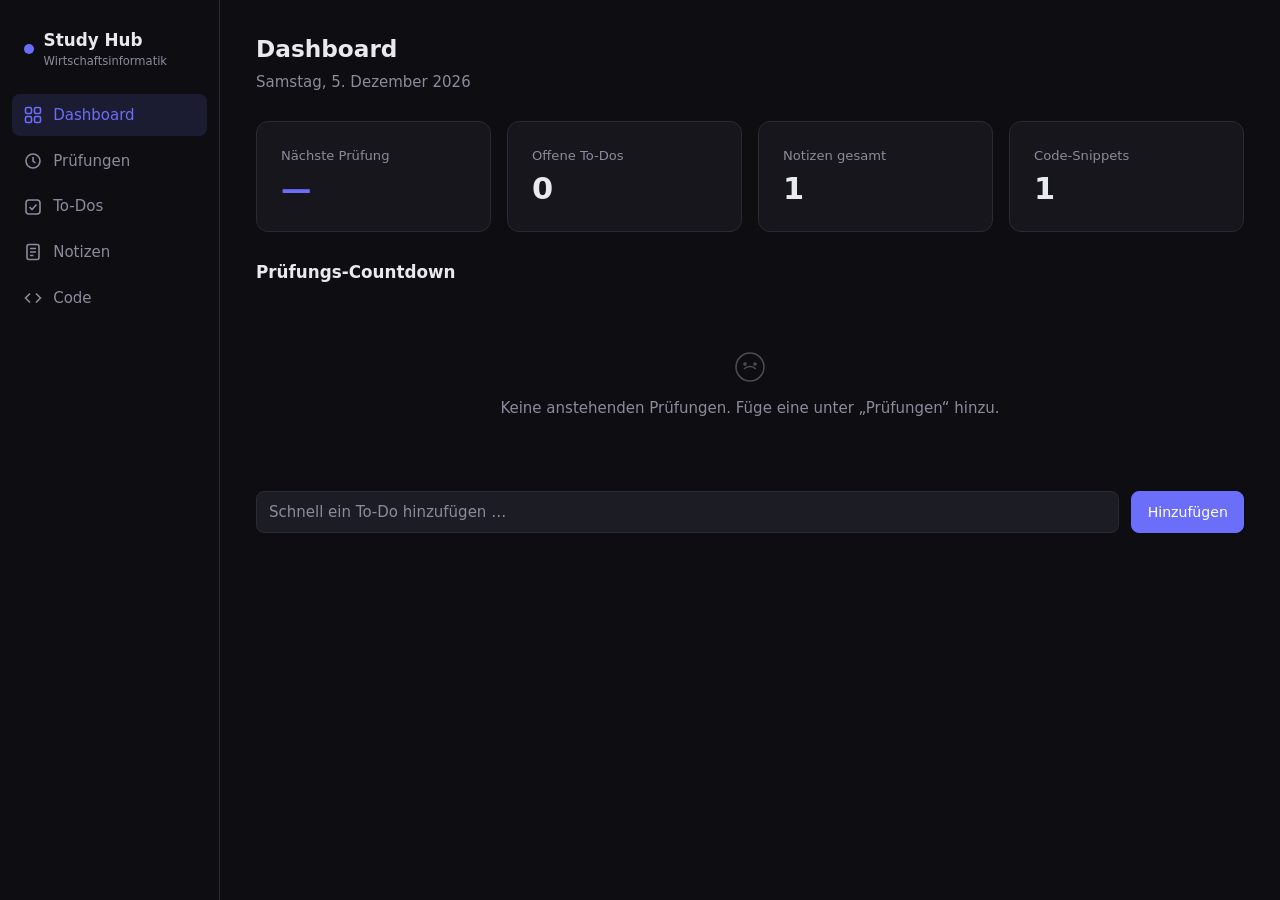
<file: Study Hub.html>
<!DOCTYPE html>
<html lang="de">
<head>
<meta charset="UTF-8">
<meta name="viewport" content="width=device-width, initial-scale=1.0">
<title>Study Hub — Wirtschaftsinformatik</title>
<style>
  :root {
    --bg: #0e0e12;
    --surface: #16161c;
    --surface-2: #1c1c24;
    --border: #2a2a35;
    --accent: #6B6EF9;
    --accent-dim: rgba(107, 110, 249, 0.14);
    --text: #e9e9f0;
    --muted: #8b8b9c;
    --red: #f06a6a;
    --amber: #e3b04b;
    --green: #5bc78a;
    --code-bg: #0a0a0f;
    --mono: ui-monospace, "SF Mono", "Cascadia Code", Menlo, Consolas, monospace;
  }
  * { box-sizing: border-box; margin: 0; padding: 0; }
  html, body { height: 100%; }
  body {
    background: var(--bg);
    color: var(--text);
    font-family: system-ui, -apple-system, "Segoe UI", sans-serif;
    font-size: 15px;
    line-height: 1.5;
  }
  button { font: inherit; color: inherit; background: none; border: none; cursor: pointer; }
  input, select, textarea {
    font: inherit;
    color: var(--text);
    background: var(--surface-2);
    border: 1px solid var(--border);
    border-radius: 8px;
    padding: 0.55rem 0.75rem;
    transition: border-color 200ms;
  }
  input::placeholder, textarea::placeholder { color: var(--muted); }
  input:hover, select:hover, textarea:hover { border-color: #3a3a4a; }
  :focus-visible { outline: 2px solid var(--accent); outline-offset: 2px; }
  input:focus, select:focus, textarea:focus { outline: 2px solid var(--accent); outline-offset: 2px; border-color: var(--accent); }

  /* ---------- Layout ---------- */
  .app { display: flex; min-height: 100vh; }
  .sidebar {
    width: 220px;
    flex-shrink: 0;
    border-right: 1px solid var(--border);
    padding: 1.25rem 0.75rem;
    display: flex;
    flex-direction: column;
    gap: 0.25rem;
    position: sticky;
    top: 0;
    height: 100vh;
  }
  .brand {
    font-weight: 700;
    font-size: 1.05rem;
    padding: 0.5rem 0.75rem 1.25rem;
    display: flex;
    align-items: center;
    gap: 0.6rem;
  }
  .brand-dot { width: 10px; height: 10px; border-radius: 50%; background: var(--accent); flex-shrink: 0; }
  .brand small { display: block; font-weight: 400; color: var(--muted); font-size: 0.72rem; }
  .nav-btn {
    display: flex;
    align-items: center;
    gap: 0.7rem;
    padding: 0.6rem 0.75rem;
    border-radius: 8px;
    color: var(--muted);
    transition: background 200ms, color 200ms;
    text-align: left;
    width: 100%;
  }
  .nav-btn svg { flex-shrink: 0; }
  .nav-btn:hover { background: var(--surface); color: var(--text); }
  .nav-btn.active { background: var(--accent-dim); color: var(--accent); }
  .main {
    flex: 1;
    padding: 2rem 2.25rem 3rem;
    max-width: 1180px;
    min-width: 0;
  }
  .page-title { font-size: 1.45rem; font-weight: 700; margin-bottom: 0.25rem; }
  .page-sub { color: var(--muted); margin-bottom: 1.75rem; }

  /* ---------- Cards ---------- */
  .card {
    background: var(--surface);
    border: 1px solid var(--border);
    border-radius: 12px;
    padding: 1.5rem;
  }
  .metric-grid { display: grid; grid-template-columns: repeat(auto-fit, minmax(200px, 1fr)); gap: 1rem; margin-bottom: 1.5rem; }
  .metric-label { color: var(--muted); font-size: 0.82rem; margin-bottom: 0.35rem; }
  .metric-value { font-size: 1.9rem; font-weight: 700; line-height: 1.15; }
  .metric-value .unit { font-size: 0.95rem; font-weight: 500; color: var(--muted); margin-left: 0.3rem; }
  .metric-value.accent { color: var(--accent); }

  .section-h { font-size: 1.05rem; font-weight: 600; margin: 1.75rem 0 1rem; display: flex; align-items: center; justify-content: space-between; gap: 1rem; }

  /* ---------- Buttons ---------- */
  .btn {
    display: inline-flex;
    align-items: center;
    gap: 0.45rem;
    padding: 0.5rem 0.95rem;
    border-radius: 8px;
    border: 1px solid var(--border);
    background: var(--surface-2);
    color: var(--text);
    font-size: 0.88rem;
    font-weight: 500;
    transition: background 200ms, border-color 200ms, color 200ms;
  }
  .btn:hover { border-color: var(--accent); color: var(--accent); }
  .btn.primary { background: var(--accent); border-color: var(--accent); color: #fff; }
  .btn.primary:hover { background: #5a5de0; }
  .btn.ghost { background: none; border-color: transparent; color: var(--muted); padding: 0.35rem 0.6rem; }
  .btn.ghost:hover { color: var(--text); background: var(--surface-2); }
  .btn.danger-armed { background: var(--red); border-color: var(--red); color: #fff; }

  /* ---------- Badges & pills ---------- */
  .badge {
    display: inline-block;
    font-size: 0.72rem;
    font-weight: 600;
    padding: 0.18rem 0.55rem;
    border-radius: 999px;
    letter-spacing: 0.02em;
  }
  .badge.indigo { background: var(--accent-dim); color: var(--accent); }
  .badge.red { background: rgba(240,106,106,0.14); color: var(--red); }
  .badge.amber { background: rgba(227,176,75,0.14); color: var(--amber); }
  .badge.green { background: rgba(91,199,138,0.14); color: var(--green); }
  .pill {
    display: inline-block;
    font-size: 0.74rem;
    font-weight: 600;
    padding: 0.2rem 0.6rem;
    border-radius: 999px;
    border: 1px solid transparent;
    transition: border-color 200ms, background 200ms, color 200ms;
  }
  button.pill { cursor: pointer; }
  button.pill:hover { border-color: var(--accent); }

  /* ---------- Countdown rings ---------- */
  .ring-row { display: flex; gap: 1rem; flex-wrap: wrap; }
  .ring-card {
    background: var(--surface);
    border: 1px solid var(--border);
    border-radius: 12px;
    padding: 1.5rem;
    display: flex;
    flex-direction: column;
    align-items: center;
    gap: 0.6rem;
    min-width: 168px;
  }
  .ring-card.past { opacity: 0.45; }
  .ring-wrap { position: relative; width: 120px; height: 120px; }
  .ring-wrap svg { transform: rotate(-90deg); display: block; }
  .ring-fg { transition: stroke-dashoffset 1s ease; }
  .ring-center {
    position: absolute;
    inset: 0;
    display: flex;
    flex-direction: column;
    align-items: center;
    justify-content: center;
  }
  .ring-days { font-size: 22px; font-weight: 700; }
  .ring-days.today { color: var(--accent); font-size: 17px; }
  .ring-label { font-size: 11px; color: var(--muted); }
  .ring-subject { font-weight: 600; }
  .ring-date { font-size: 0.78rem; color: var(--muted); }

  /* ---------- Exams ---------- */
  .exam-list { display: flex; flex-direction: column; gap: 1rem; }
  .exam-card { display: flex; align-items: center; gap: 1.5rem; }
  .exam-card.past { opacity: 0.45; }
  .exam-info { flex: 1; min-width: 0; }
  .exam-name { font-size: 1.15rem; font-weight: 700; margin-bottom: 0.2rem; display: flex; align-items: center; gap: 0.7rem; flex-wrap: wrap; }
  .exam-date { color: var(--muted); font-size: 0.9rem; }
  .inline-form { display: flex; gap: 0.75rem; flex-wrap: wrap; align-items: center; margin-bottom: 1.25rem; }
  details.past-section summary {
    cursor: pointer;
    color: var(--muted);
    font-weight: 600;
    padding: 0.5rem 0;
    transition: color 200ms;
    list-style: none;
  }
  details.past-section summary::before { content: "▸ "; }
  details.past-section[open] summary::before { content: "▾ "; }
  details.past-section summary:hover { color: var(--text); }
  details.past-section .exam-list { margin-top: 0.75rem; }

  /* ---------- Kanban ---------- */
  .kanban { display: grid; grid-template-columns: repeat(3, 1fr); gap: 1rem; align-items: start; }
  .kcol {
    background: var(--surface);
    border: 1px solid var(--border);
    border-radius: 12px;
    padding: 1rem;
    min-height: 220px;
    transition: border-color 200ms;
  }
  .kcol.drag-over { border-color: var(--accent); }
  .kcol-head { display: flex; align-items: center; justify-content: space-between; margin-bottom: 0.85rem; padding: 0 0.25rem; }
  .kcol-title { font-size: 0.85rem; font-weight: 700; color: var(--muted); letter-spacing: 0.04em; text-transform: uppercase; display: flex; align-items: center; gap: 0.5rem; }
  .kcount { font-size: 0.72rem; background: var(--surface-2); border: 1px solid var(--border); border-radius: 999px; padding: 0.05rem 0.5rem; }
  .kcards { display: flex; flex-direction: column; gap: 0.6rem; }
  .tcard {
    background: var(--surface-2);
    border: 1px solid var(--border);
    border-radius: 10px;
    padding: 0.8rem 0.9rem;
    cursor: grab;
    transition: border-color 200ms;
    display: flex;
    flex-direction: column;
    gap: 0.45rem;
  }
  .tcard:hover { border-color: #3a3a4a; }
  .tcard.dragging { opacity: 0.4; }
  .tcard-top { display: flex; align-items: flex-start; gap: 0.55rem; }
  .prio-dot { width: 9px; height: 9px; border-radius: 50%; flex-shrink: 0; margin-top: 0.42rem; }
  .tcard-title { flex: 1; font-size: 0.92rem; }
  .tcard.done-card .tcard-title { text-decoration: line-through; }
  .tcard.done-card { opacity: 0.55; }
  .tcard-meta { display: flex; align-items: center; gap: 0.5rem; justify-content: space-between; }
  .tcard .btn.ghost { font-size: 0.76rem; }
  .add-task-form { display: flex; flex-direction: column; gap: 0.5rem; margin-bottom: 0.6rem; }
  .add-task-form .row { display: flex; gap: 0.5rem; }
  .add-task-form input[type="text"] { flex: 1; min-width: 0; }
  .add-task-form select { flex: 1; min-width: 0; font-size: 0.85rem; padding: 0.45rem 0.5rem; }

  /* ---------- Notes ---------- */
  .notes-layout { display: grid; grid-template-columns: 300px 1fr; gap: 1rem; align-items: start; }
  .note-list { display: flex; flex-direction: column; gap: 0.5rem; margin-top: 0.75rem; }
  .note-item {
    background: var(--surface-2);
    border: 1px solid var(--border);
    border-radius: 10px;
    padding: 0.75rem 0.9rem;
    cursor: pointer;
    text-align: left;
    width: 100%;
    transition: border-color 200ms, background 200ms;
    display: flex;
    flex-direction: column;
    gap: 0.3rem;
  }
  .note-item:hover { border-color: #3a3a4a; }
  .note-item.selected { border-color: var(--accent); }
  .note-item-title { font-weight: 600; font-size: 0.92rem; }
  .note-item-meta { display: flex; align-items: center; gap: 0.5rem; font-size: 0.74rem; color: var(--muted); }
  .note-view-head { display: flex; align-items: flex-start; justify-content: space-between; gap: 1rem; margin-bottom: 1rem; flex-wrap: wrap; }
  .note-actions { display: flex; gap: 0.5rem; flex-shrink: 0; }
  .note-title-input { font-size: 1.15rem; font-weight: 700; width: 100%; margin-bottom: 0.75rem; }
  .note-content-input { width: 100%; min-height: 320px; font-family: var(--mono); font-size: 0.85rem; line-height: 1.6; resize: vertical; }
  .subject-pills { display: flex; gap: 0.4rem; flex-wrap: wrap; margin-bottom: 0.9rem; }

  /* ---------- Markdown ---------- */
  .md h1 { font-size: 1.4rem; margin: 1.1rem 0 0.5rem; }
  .md h2 { font-size: 1.15rem; margin: 1rem 0 0.45rem; }
  .md h3 { font-size: 1rem; margin: 0.9rem 0 0.4rem; }
  .md h1:first-child, .md h2:first-child, .md h3:first-child { margin-top: 0; }
  .md p { margin: 0.5rem 0; }
  .md ul { margin: 0.5rem 0 0.5rem 1.3rem; }
  .md li { margin: 0.25rem 0; }
  .md code {
    font-family: var(--mono);
    font-size: 0.84em;
    background: var(--code-bg);
    border: 1px solid var(--border);
    border-radius: 5px;
    padding: 0.1em 0.4em;
  }
  .md pre {
    background: var(--code-bg);
    border: 1px solid var(--border);
    border-radius: 10px;
    padding: 1rem;
    overflow-x: auto;
    margin: 0.75rem 0;
  }
  .md pre code { background: none; border: none; padding: 0; font-size: 0.84rem; line-height: 1.55; }

  /* ---------- Snippets ---------- */
  .snippet-grid { display: grid; grid-template-columns: repeat(2, 1fr); gap: 1rem; }
  .snippet-card { display: flex; flex-direction: column; gap: 0.75rem; min-width: 0; }
  .snippet-head { display: flex; align-items: center; gap: 0.7rem; flex-wrap: wrap; }
  .snippet-title { font-weight: 600; flex: 1; min-width: 0; }
  .snippet-pre {
    position: relative;
    background: var(--code-bg);
    border: 1px solid var(--border);
    border-radius: 10px;
    margin: 0;
  }
  .snippet-pre pre { padding: 1rem; overflow-x: auto; max-height: 280px; overflow-y: auto; }
  .snippet-pre code { font-family: var(--mono); font-size: 0.82rem; line-height: 1.55; }
  .copy-btn {
    position: absolute;
    top: 0.55rem;
    right: 0.55rem;
    font-size: 0.74rem;
    font-weight: 600;
    background: var(--surface-2);
    border: 1px solid var(--border);
    border-radius: 6px;
    padding: 0.25rem 0.6rem;
    color: var(--muted);
    opacity: 0;
    transition: opacity 200ms, color 200ms, border-color 200ms;
  }
  .snippet-pre:hover .copy-btn, .copy-btn:focus-visible { opacity: 1; }
  .copy-btn:hover { color: var(--accent); border-color: var(--accent); }
  .lang-tabs { display: flex; gap: 0.4rem; flex-wrap: wrap; margin-bottom: 1.25rem; }
  .snippet-form { display: flex; flex-direction: column; gap: 0.75rem; margin-bottom: 1.25rem; }
  .snippet-form .row { display: flex; gap: 0.75rem; flex-wrap: wrap; }
  .snippet-form .row input { flex: 2; min-width: 180px; }
  .snippet-form .row select { flex: 1; min-width: 120px; }
  .snippet-form textarea { font-family: var(--mono); font-size: 0.84rem; min-height: 160px; resize: vertical; }
  .form-actions { display: flex; gap: 0.5rem; }

  /* ---------- Quick add ---------- */
  .quick-add { display: flex; gap: 0.75rem; margin-top: 1.5rem; }
  .quick-add input { flex: 1; }

  /* ---------- Empty states ---------- */
  .empty {
    text-align: center;
    color: var(--muted);
    padding: 3rem 1.5rem;
    display: flex;
    flex-direction: column;
    align-items: center;
    gap: 0.75rem;
  }
  .empty svg { opacity: 0.5; }

  /* ---------- Mobile ---------- */
  @media (max-width: 900px) {
    .kanban { grid-template-columns: 1fr; }
    .notes-layout { grid-template-columns: 1fr; }
    .snippet-grid { grid-template-columns: 1fr; }
  }
  @media (max-width: 768px) {
    .app { flex-direction: column; }
    .sidebar {
      position: fixed;
      bottom: 0;
      left: 0;
      right: 0;
      top: auto;
      height: auto;
      width: 100%;
      flex-direction: row;
      justify-content: space-around;
      border-right: none;
      border-top: 1px solid var(--border);
      background: var(--surface);
      padding: 0.4rem 0.25rem calc(0.4rem + env(safe-area-inset-bottom));
      z-index: 50;
    }
    .brand { display: none; }
    .nav-btn { flex-direction: column; gap: 0.2rem; font-size: 0.65rem; padding: 0.4rem 0.5rem; flex: 1; align-items: center; }
    .main { padding: 1.25rem 1rem 6rem; }
  }
</style>
</head>
<body>
<div class="app">
  <nav class="sidebar" aria-label="Hauptnavigation">
    <div class="brand"><span class="brand-dot"></span><span>Study Hub<small>Wirtschaftsinformatik</small></span></div>
    <button class="nav-btn" data-view="dashboard" onclick="go('dashboard')">
      <svg width="18" height="18" viewBox="0 0 18 18" fill="none" stroke="currentColor" stroke-width="1.6"><rect x="1.5" y="1.5" width="6" height="6" rx="1.5"></rect><rect x="10.5" y="1.5" width="6" height="6" rx="1.5"></rect><rect x="1.5" y="10.5" width="6" height="6" rx="1.5"></rect><rect x="10.5" y="10.5" width="6" height="6" rx="1.5"></rect></svg>
      <span>Dashboard</span>
    </button>
    <button class="nav-btn" data-view="exams" onclick="go('exams')">
      <svg width="18" height="18" viewBox="0 0 18 18" fill="none" stroke="currentColor" stroke-width="1.6"><circle cx="9" cy="9" r="7"></circle><path d="M9 5v4l2.5 2"></path></svg>
      <span>Prüfungen</span>
    </button>
    <button class="nav-btn" data-view="todos" onclick="go('todos')">
      <svg width="18" height="18" viewBox="0 0 18 18" fill="none" stroke="currentColor" stroke-width="1.6"><rect x="2" y="2" width="14" height="14" rx="3"></rect><path d="M5.5 9l2.5 2.5 4.5-5"></path></svg>
      <span>To-Dos</span>
    </button>
    <button class="nav-btn" data-view="notes" onclick="go('notes')">
      <svg width="18" height="18" viewBox="0 0 18 18" fill="none" stroke="currentColor" stroke-width="1.6"><rect x="3" y="1.5" width="12" height="15" rx="2"></rect><path d="M6 5.5h6M6 9h6M6 12.5h3.5"></path></svg>
      <span>Notizen</span>
    </button>
    <button class="nav-btn" data-view="code" onclick="go('code')">
      <svg width="18" height="18" viewBox="0 0 18 18" fill="none" stroke="currentColor" stroke-width="1.6"><path d="M6 4.5L1.5 9 6 13.5M12 4.5L16.5 9 12 13.5"></path></svg>
      <span>Code</span>
    </button>
  </nav>
  <main class="main" id="main"></main>
</div>

<script>
"use strict";

/* ============ Constants ============ */
const SEMESTER_START = "2026-03-01";
const SUBJECTS = ["GBI", "DIA", "Analysis", "BuB", "Prog2", "Allgemein"];
const SUBJECT_COLORS = {
  GBI:       "#62b6e0",
  DIA:       "#b98ae8",
  Analysis:  "#e0a35f",
  BuB:       "#5bc78a",
  Prog2:     "#e87f9a",
  Allgemein: "#8b8b9c"
};
const LANGUAGES = ["Java", "SQL", "Python", "Bash", "Other"];
const PRIO_COLORS = { high: "var(--red)", mid: "var(--amber)", low: "var(--green)" };
const PRIO_LABELS = { high: "Hoch", mid: "Mittel", low: "Niedrig" };
const COLS = [
  { key: "open",  label: "Offen" },
  { key: "doing", label: "In Arbeit" },
  { key: "done",  label: "Erledigt" }
];
const CIRC = 2 * Math.PI * 50; // ≈ 314

/* ============ Storage ============ */
function load(key, fallback) {
  try {
    const raw = localStorage.getItem(key);
    return raw === null ? fallback : JSON.parse(raw);
  } catch (e) { return fallback; }
}
function save(key, val) { localStorage.setItem(key, JSON.stringify(val)); }
function uid() { return Date.now().toString(36) + Math.random().toString(36).slice(2, 7); }

/* Seed on first load */
if (localStorage.getItem("exams") === null) {
  save("exams", [
    { id: uid(), subject: "GBI",      date: "2026-06-25" },
    { id: uid(), subject: "DIA",      date: "2026-06-29" },
    { id: uid(), subject: "Analysis", date: "2026-07-01" },
    { id: uid(), subject: "BuB",      date: "2026-07-07" },
    { id: uid(), subject: "Prog2",    date: "2026-07-09" }
  ]);
}
if (localStorage.getItem("notes") === null) {
  save("notes", [{
    id: uid(),
    title: "Relationales Modell",
    subject: "DIA",
    content: "## Normalformen\n- **1NF**: Atomare Attributwerte\n- **2NF**: Keine partiellen Abhängigkeiten\n- **3NF**: Keine transitiven Abhängigkeiten",
    updatedAt: Date.now()
  }]);
}
if (localStorage.getItem("snippets") === null) {
  save("snippets", [{
    id: uid(),
    title: "ArrayList vs LinkedList",
    language: "Java",
    code: "// ArrayList: schneller Index-Zugriff O(1),\n// langsames Einfügen in der Mitte O(n)\nList<String> arrayList = new ArrayList<>();\n\n// LinkedList: schnelles Einfügen/Entfernen O(1)\n// am Anfang/Ende, langsamer Zugriff O(n)\nList<String> linkedList = new LinkedList<>();\n\n// Faustregel: fast immer ArrayList verwenden,\n// außer bei vielen Operationen an den Enden\n// -> dann ArrayDeque in Betracht ziehen."
  }]);
}
if (localStorage.getItem("todos") === null) { save("todos", []); }

/* ============ State ============ */
const state = {
  view: "dashboard",
  exams: load("exams", []),
  todos: load("todos", []),
  notes: load("notes", []),
  snippets: load("snippets", []),
  selectedNoteId: null,
  noteEditing: false,
  noteSearch: "",
  langFilter: "Alle",
  showExamForm: false,
  showSnippetForm: false,
  addTaskCol: null,
  focusTarget: null
};

function persist() {
  save("exams", state.exams);
  save("todos", state.todos);
  save("notes", state.notes);
  save("snippets", state.snippets);
}

/* ============ Helpers ============ */
function esc(s) {
  return String(s)
    .replace(/&/g, "&amp;").replace(/</g, "&lt;").replace(/>/g, "&gt;")
    .replace(/"/g, "&quot;").replace(/'/g, "&#39;");
}
function startOfDay(d) { const x = new Date(d); x.setHours(0, 0, 0, 0); return x; }
function daysUntil(dateStr) {
  const today = startOfDay(new Date());
  const target = startOfDay(new Date(dateStr + "T12:00:00"));
  return Math.round((target - today) / 86400000);
}
function fmtDate(dateStr) {
  return new Date(dateStr + "T12:00:00").toLocaleDateString("de-DE", {
    weekday: "short", day: "numeric", month: "long", year: "numeric"
  });
}
function urgencyClass(days) {
  if (days <= 7) return "red";
  if (days <= 14) return "amber";
  return "indigo";
}
function subjectPill(subject, asButton, onclickStr, active) {
  const c = SUBJECT_COLORS[subject] || "var(--muted)";
  const style = "background:color-mix(in srgb, " + c + " 14%, transparent); color:" + c + ";" +
    (active ? "border-color:" + c + ";" : "");
  if (asButton) {
    return '<button type="button" class="pill" style="' + style + '" onclick="' + onclickStr + '">' + esc(subject) + "</button>";
  }
  return '<span class="pill" style="' + style + '">' + esc(subject) + "</span>";
}
function emptyState(msg) {
  return '<div class="empty">' +
    '<svg width="36" height="36" viewBox="0 0 36 36" fill="none" stroke="currentColor" stroke-width="1.5">' +
    '<circle cx="18" cy="18" r="14"></circle><path d="M12 22c1.8 1.6 4 2.4 6 2.4s4.2-.8 6-2.4" transform="rotate(180 18 21)"></path>' +
    '<circle cx="13" cy="15" r="1" fill="currentColor"></circle><circle cx="23" cy="15" r="1" fill="currentColor"></circle></svg>' +
    "<p>" + msg + "</p></div>";
}

/* Inline confirmation: button becomes "Sicher?" for 3s before executing */
const armed = {};
function confirmAction(btn, key, fn) {
  if (armed[key]) {
    clearTimeout(armed[key].timer);
    delete armed[key];
    fn();
    return;
  }
  const orig = btn.textContent;
  btn.textContent = "Sicher?";
  btn.classList.add("danger-armed");
  armed[key] = {
    timer: setTimeout(function () {
      delete armed[key];
      if (document.body.contains(btn)) {
        btn.textContent = orig;
        btn.classList.remove("danger-armed");
      }
    }, 3000)
  };
}

/* ============ Markdown ============ */
function renderMarkdown(src) {
  const blocks = [];
  let text = String(src).replace(/```([\s\S]*?)```/g, function (m, code) {
    blocks.push("<pre><code>" + esc(code.replace(/^\n/, "").replace(/\n$/, "")) + "</code></pre>");
    return "\u0000B" + (blocks.length - 1) + "\u0000";
  });
  text = esc(text);
  const lines = text.split("\n");
  let html = "", inList = false, para = [];
  function flushPara() {
    if (para.length) { html += "<p>" + inline(para.join("<br>")) + "</p>"; para = []; }
  }
  function closeList() { if (inList) { html += "</ul>"; inList = false; } }
  function inline(s) {
    return s
      .replace(/`([^`]+)`/g, "<code>$1</code>")
      .replace(/\*\*([^*]+)\*\*/g, "<strong>$1</strong>")
      .replace(/\*([^*]+)\*/g, "<em>$1</em>");
  }
  for (const line of lines) {
    const blockMatch = line.match(/^\u0000B(\d+)\u0000\s*$/);
    if (blockMatch) { flushPara(); closeList(); html += blocks[+blockMatch[1]]; continue; }
    const h = line.match(/^(#{1,3})\s+(.*)$/);
    if (h) { flushPara(); closeList(); const lvl = h[1].length; html += "<h" + lvl + ">" + inline(h[2]) + "</h" + lvl + ">"; continue; }
    const li = line.match(/^\s*[-*]\s+(.*)$/);
    if (li) { flushPara(); if (!inList) { html += "<ul>"; inList = true; } html += "<li>" + inline(li[1]) + "</li>"; continue; }
    if (line.trim() === "") { flushPara(); closeList(); continue; }
    para.push(line);
  }
  flushPara(); closeList();
  return html.replace(/\u0000B(\d+)\u0000/g, function (m, i) { return blocks[+i]; });
}

/* ============ Countdown ring ============ */
function ringSVG(exam) {
  const days = daysUntil(exam.date);
  let offset, center;
  if (days < 0) {
    offset = CIRC;
    center = '<span class="ring-days" style="color:var(--muted)">✓</span>';
  } else if (days === 0) {
    offset = 0;
    center = '<span class="ring-days today">Heute!</span>';
  } else {
    const total = Math.max(1, Math.round((startOfDay(new Date(exam.date + "T12:00:00")) - startOfDay(new Date(SEMESTER_START + "T12:00:00"))) / 86400000));
    const progress = Math.min(1, Math.max(0, days / total));
    offset = CIRC * progress;
    center = '<span class="ring-days">' + days + '</span><span class="ring-label">Tage</span>';
  }
  return '<div class="ring-wrap">' +
    '<svg width="120" height="120" viewBox="0 0 120 120">' +
    '<circle cx="60" cy="60" r="50" fill="none" stroke="var(--border)" stroke-width="6"></circle>' +
    '<circle class="ring-fg" cx="60" cy="60" r="50" fill="none" stroke="var(--accent)" stroke-width="6" stroke-linecap="round"' +
    ' stroke-dasharray="' + CIRC.toFixed(2) + '" stroke-dashoffset="' + CIRC.toFixed(2) + '" data-target="' + offset.toFixed(2) + '"></circle>' +
    "</svg>" +
    '<div class="ring-center">' + center + "</div></div>";
}
function animateRings() {
  requestAnimationFrame(function () {
    requestAnimationFrame(function () {
      document.querySelectorAll(".ring-fg").forEach(function (el) {
        el.setAttribute("stroke-dashoffset", el.dataset.target);
      });
    });
  });
}

/* ============ Views ============ */
function sortedExams() {
  return state.exams.slice().sort(function (a, b) { return a.date < b.date ? -1 : 1; });
}

function viewDashboard() {
  const upcoming = sortedExams().filter(function (e) { return daysUntil(e.date) >= 0; });
  const next = upcoming[0];
  const openTodos = state.todos.filter(function (t) { return t.status !== "done"; }).length;
  let html = '<h1 class="page-title">Dashboard</h1>' +
    '<p class="page-sub">' + new Date().toLocaleDateString("de-DE", { weekday: "long", day: "numeric", month: "long", year: "numeric" }) + "</p>";

  html += '<div class="metric-grid">' +
    '<div class="card"><div class="metric-label">Nächste Prüfung</div><div class="metric-value accent">' +
    (next ? daysUntil(next.date) + '<span class="unit">Tage · ' + esc(next.subject) + "</span>" : "—") +
    "</div></div>" +
    '<div class="card"><div class="metric-label">Offene To-Dos</div><div class="metric-value">' + openTodos + "</div></div>" +
    '<div class="card"><div class="metric-label">Notizen gesamt</div><div class="metric-value">' + state.notes.length + "</div></div>" +
    '<div class="card"><div class="metric-label">Code-Snippets</div><div class="metric-value">' + state.snippets.length + "</div></div>" +
    "</div>";

  html += '<div class="section-h"><span>Prüfungs-Countdown</span></div>';
  if (upcoming.length === 0) {
    html += emptyState("Keine anstehenden Prüfungen. Füge eine unter „Prüfungen“ hinzu.");
  } else {
    html += '<div class="ring-row">' + upcoming.map(function (e) {
      return '<div class="ring-card">' + ringSVG(e) +
        '<div class="ring-subject">' + esc(e.subject) + "</div>" +
        '<div class="ring-date">' + fmtDate(e.date) + "</div></div>";
    }).join("") + "</div>";
  }

  html += '<div class="quick-add">' +
    '<input type="text" id="quickAddInput" placeholder="Schnell ein To-Do hinzufügen …" onkeydown="if(event.key===\'Enter\')quickAdd()">' +
    '<button class="btn primary" onclick="quickAdd()">Hinzufügen</button></div>';
  return html;
}

function viewExams() {
  const all = sortedExams();
  const upcoming = all.filter(function (e) { return daysUntil(e.date) >= 0; });
  const past = all.filter(function (e) { return daysUntil(e.date) < 0; });
  let html = '<h1 class="page-title">Prüfungen</h1><p class="page-sub">Sommersemester · ' + upcoming.length + " anstehend</p>";

  if (state.showExamForm) {
    html += '<form class="inline-form" onsubmit="addExam(event)">' +
      '<input type="text" id="examSubject" placeholder="Fach, z. B. Statistik" required style="flex:2; min-width:180px;">' +
      '<input type="date" id="examDate" required>' +
      '<button type="submit" class="btn primary">Speichern</button>' +
      '<button type="button" class="btn ghost" onclick="state.showExamForm=false;render()">Abbrechen</button></form>';
  } else {
    html += '<div style="margin-bottom:1.25rem;"><button class="btn primary" onclick="state.showExamForm=true;state.focusTarget=\'examSubject\';render()">+ Prüfung hinzufügen</button></div>';
  }

  if (upcoming.length === 0) {
    html += emptyState("Keine anstehenden Prüfungen. Erstelle eine mit dem Button oben.");
  } else {
    html += '<div class="exam-list">' + upcoming.map(function (e) {
      const days = daysUntil(e.date);
      const cls = urgencyClass(days);
      const badgeText = days === 0 ? "Heute" : days <= 7 ? "Dringend" : days <= 14 ? "Bald" : "Geplant";
      return '<div class="card exam-card">' + ringSVG(e) +
        '<div class="exam-info"><div class="exam-name">' + esc(e.subject) +
        '<span class="badge ' + cls + '">' + badgeText + "</span></div>" +
        '<div class="exam-date">' + fmtDate(e.date) + " · in " + days + (days === 1 ? " Tag" : " Tagen") + "</div></div>" +
        '<button class="btn ghost" onclick="confirmAction(this,\'ex-' + e.id + '\',function(){deleteExam(\'' + e.id + '\')})">Löschen</button></div>';
    }).join("") + "</div>";
  }

  if (past.length > 0) {
    html += '<details class="past-section" style="margin-top:1.5rem;"><summary>Vergangen (' + past.length + ")</summary>" +
      '<div class="exam-list">' + past.map(function (e) {
        return '<div class="card exam-card past">' + ringSVG(e) +
          '<div class="exam-info"><div class="exam-name">' + esc(e.subject) + "</div>" +
          '<div class="exam-date">' + fmtDate(e.date) + "</div></div>" +
          '<button class="btn ghost" onclick="confirmAction(this,\'ex-' + e.id + '\',function(){deleteExam(\'' + e.id + '\')})">Löschen</button></div>';
      }).join("") + "</div></details>";
  }
  return html;
}

function viewTodos() {
  let html = '<h1 class="page-title">To-Dos</h1><p class="page-sub">Karten per Drag & Drop zwischen den Spalten verschieben</p>';
  html += '<div class="kanban">' + COLS.map(function (col) {
    const cards = state.todos.filter(function (t) { return t.status === col.key; });
    let colHtml = '<div class="kcol" data-col="' + col.key + '" ondragover="dragOver(event)" ondragleave="dragLeave(event)" ondrop="drop(event)">' +
      '<div class="kcol-head"><span class="kcol-title">' + col.label +
      ' <span class="kcount">' + cards.length + "</span></span>" +
      '<button class="btn ghost" onclick="state.addTaskCol=\'' + col.key + '\';state.focusTarget=\'taskInput-' + col.key + '\';render()" aria-label="Aufgabe hinzufügen in ' + col.label + '">+ Neu</button></div>';

    if (state.addTaskCol === col.key) {
      colHtml += '<form class="add-task-form" onsubmit="addTask(event,\'' + col.key + '\')">' +
        '<input type="text" id="taskInput-' + col.key + '" placeholder="Was ist zu tun?" required>' +
        '<div class="row"><select id="taskSubject-' + col.key + '"><option value="">Kein Fach</option>' +
        SUBJECTS.map(function (s) { return "<option>" + s + "</option>"; }).join("") + "</select>" +
        '<select id="taskPrio-' + col.key + '"><option value="mid">Mittel</option><option value="high">Hoch</option><option value="low">Niedrig</option></select></div>' +
        '<div class="row"><button type="submit" class="btn primary" style="flex:1;">Hinzufügen</button>' +
        '<button type="button" class="btn ghost" onclick="state.addTaskCol=null;render()">Abbrechen</button></div></form>';
    }

    colHtml += '<div class="kcards">';
    if (cards.length === 0 && state.addTaskCol !== col.key) {
      colHtml += '<div class="empty" style="padding:1.5rem 0.5rem;"><p style="font-size:0.82rem;">' +
        (col.key === "open" ? "Nichts offen. Gönn dir eine Pause — oder plane den nächsten Schritt." :
         col.key === "doing" ? "Gerade nichts in Arbeit." : "Noch nichts erledigt.") + "</p></div>";
    } else {
      colHtml += cards.map(function (t) {
        return '<div class="tcard' + (t.status === "done" ? " done-card" : "") + '" draggable="true" data-id="' + t.id + '" ondragstart="dragStart(event)" ondragend="dragEnd(event)">' +
          '<div class="tcard-top"><span class="prio-dot" style="background:' + PRIO_COLORS[t.priority] + '" title="Priorität: ' + PRIO_LABELS[t.priority] + '"></span>' +
          '<span class="tcard-title">' + esc(t.title) + "</span></div>" +
          '<div class="tcard-meta">' + (t.subject ? subjectPill(t.subject) : "<span></span>") +
          '<button class="btn ghost" onclick="confirmAction(this,\'td-' + t.id + '\',function(){deleteTodo(\'' + t.id + '\')})">Löschen</button></div></div>';
      }).join("");
    }
    colHtml += "</div></div>";
    return colHtml;
  }).join("") + "</div>";
  return html;
}

function viewNotes() {
  const q = state.noteSearch.toLowerCase();
  const notes = state.notes.slice().sort(function (a, b) { return b.updatedAt - a.updatedAt; })
    .filter(function (n) { return !q || n.title.toLowerCase().includes(q) || n.subject.toLowerCase().includes(q); });
  const sel = state.notes.find(function (n) { return n.id === state.selectedNoteId; }) || null;

  let listPane = '<div>' +
    '<input type="text" id="noteSearch" placeholder="Notizen durchsuchen …" style="width:100%;" value="' + esc(state.noteSearch) + '" oninput="noteSearchInput(this.value)">' +
    '<div style="margin-top:0.75rem;"><button class="btn primary" style="width:100%; justify-content:center;" onclick="newNote()">+ Neue Notiz</button></div>';

  if (state.notes.length === 0) {
    listPane += emptyState("Noch keine Notizen. Erstelle deine erste mit dem Button oben.");
  } else if (notes.length === 0) {
    listPane += emptyState("Keine Treffer für „" + esc(state.noteSearch) + "“.");
  } else {
    listPane += '<div class="note-list">' + notes.map(function (n) {
      return '<button class="note-item' + (sel && n.id === sel.id ? " selected" : "") + '" onclick="selectNote(\'' + n.id + '\')">' +
        '<span class="note-item-title">' + esc(n.title || "Ohne Titel") + "</span>" +
        '<span class="note-item-meta">' + subjectPill(n.subject) +
        "<span>" + new Date(n.updatedAt).toLocaleDateString("de-DE", { day: "2-digit", month: "2-digit", year: "numeric" }) + "</span></span></button>";
    }).join("") + "</div>";
  }
  listPane += "</div>";

  let rightPane;
  if (!sel) {
    rightPane = '<div class="card">' + emptyState("Wähle links eine Notiz aus — oder erstelle eine neue.") + "</div>";
  } else if (state.noteEditing) {
    rightPane = '<div class="card">' +
      '<input type="text" class="note-title-input" id="noteTitle" placeholder="Titel der Notiz" value="' + esc(sel.title) + '" oninput="updateNote(\'title\', this.value)">' +
      '<div class="subject-pills">' + SUBJECTS.map(function (s) {
        return subjectPill(s, true, "updateNote('subject','" + s + "')", sel.subject === s);
      }).join("") + "</div>" +
      '<textarea class="note-content-input" id="noteContent" placeholder="Inhalt in Markdown: ## Überschrift, **fett**, *kursiv*, - Liste, `Code`, ``` Codeblock ```" oninput="updateNote(\'content\', this.value)">' + esc(sel.content) + "</textarea>" +
      '<div class="form-actions" style="margin-top:0.9rem;">' +
      '<button class="btn primary" onclick="state.noteEditing=false;render()">Fertig</button></div></div>';
  } else {
    rightPane = '<div class="card">' +
      '<div class="note-view-head"><div>' +
      '<h2 style="font-size:1.25rem; margin-bottom:0.35rem;">' + esc(sel.title || "Ohne Titel") + "</h2>" +
      '<div class="note-item-meta">' + subjectPill(sel.subject) +
      "<span>Zuletzt geändert: " + new Date(sel.updatedAt).toLocaleDateString("de-DE", { weekday: "short", day: "numeric", month: "long", year: "numeric" }) + "</span></div></div>" +
      '<div class="note-actions">' +
      '<button class="btn" onclick="state.noteEditing=true;state.focusTarget=\'noteTitle\';render()">Bearbeiten</button>' +
      '<button class="btn ghost" onclick="confirmAction(this,\'nt-' + sel.id + '\',function(){deleteNote(\'' + sel.id + '\')})">Löschen</button></div></div>' +
      '<div class="md">' + (sel.content.trim() ? renderMarkdown(sel.content) : '<p style="color:var(--muted)">Diese Notiz ist noch leer. Klicke auf „Bearbeiten“.</p>') + "</div></div>";
  }

  return '<h1 class="page-title">Notizen</h1><p class="page-sub">' + state.notes.length + " Notizen · Markdown wird unterstützt</p>" +
    '<div class="notes-layout">' + listPane + rightPane + "</div>";
}

function viewCode() {
  const filtered = state.langFilter === "Alle"
    ? state.snippets
    : state.snippets.filter(function (s) { return s.language === state.langFilter; });

  let html = '<h1 class="page-title">Code-Snippets</h1><p class="page-sub">' + state.snippets.length + " Snippets gespeichert</p>";

  html += '<div class="lang-tabs">' + ["Alle"].concat(LANGUAGES).map(function (l) {
    const active = state.langFilter === l;
    return '<button class="pill" style="' +
      (active ? "background:var(--accent-dim); color:var(--accent); border-color:var(--accent);" : "background:var(--surface-2); color:var(--muted);") +
      '" onclick="state.langFilter=\'' + l + '\';render()">' + l + "</button>";
  }).join("") + "</div>";

  if (state.showSnippetForm) {
    html += '<form class="snippet-form card" onsubmit="addSnippet(event)">' +
      '<div class="row"><input type="text" id="snippetTitle" placeholder="Titel, z. B. JOIN-Syntax" required>' +
      '<select id="snippetLang">' + LANGUAGES.map(function (l) { return "<option>" + l + "</option>"; }).join("") + "</select></div>" +
      '<textarea id="snippetCode" placeholder="Code hier einfügen …" required></textarea>' +
      '<div class="form-actions"><button type="submit" class="btn primary">Speichern</button>' +
      '<button type="button" class="btn ghost" onclick="state.showSnippetForm=false;render()">Abbrechen</button></div></form>';
  } else {
    html += '<div style="margin-bottom:1.25rem;"><button class="btn primary" onclick="state.showSnippetForm=true;state.focusTarget=\'snippetTitle\';render()">+ Neuer Snippet</button></div>';
  }

  if (state.snippets.length === 0) {
    html += emptyState("Noch keine Snippets. Speichere deinen ersten mit dem Button oben.");
  } else if (filtered.length === 0) {
    html += emptyState("Keine Snippets für „" + esc(state.langFilter) + "“.");
  } else {
    html += '<div class="snippet-grid">' + filtered.map(function (s) {
      return '<div class="card snippet-card">' +
        '<div class="snippet-head"><span class="badge indigo">' + esc(s.language) + "</span>" +
        '<span class="snippet-title">' + esc(s.title) + "</span>" +
        '<button class="btn ghost" onclick="confirmAction(this,\'sn-' + s.id + '\',function(){deleteSnippet(\'' + s.id + '\')})">Löschen</button></div>' +
        '<div class="snippet-pre"><button class="copy-btn" onclick="copySnippet(this,\'' + s.id + '\')">Kopieren</button>' +
        "<pre><code>" + esc(s.code) + "</code></pre></div></div>";
    }).join("") + "</div>";
  }
  return html;
}

/* ============ Render ============ */
const VIEWS = { dashboard: viewDashboard, exams: viewExams, todos: viewTodos, notes: viewNotes, code: viewCode };

function render() {
  document.getElementById("main").innerHTML = VIEWS[state.view]();
  document.querySelectorAll(".nav-btn").forEach(function (b) {
    b.classList.toggle("active", b.dataset.view === state.view);
  });
  animateRings();
  if (state.focusTarget) {
    const el = document.getElementById(state.focusTarget);
    if (el) { el.focus(); }
    state.focusTarget = null;
  }
}

function go(view) {
  state.view = view;
  state.addTaskCol = null;
  render();
}

/* ============ Actions: dashboard ============ */
function quickAdd() {
  const input = document.getElementById("quickAddInput");
  const title = input.value.trim();
  if (!title) return;
  state.todos.unshift({ id: uid(), title: title, subject: "", priority: "mid", status: "open" });
  persist();
  state.focusTarget = "quickAddInput";
  render();
}

/* ============ Actions: exams ============ */
function addExam(e) {
  e.preventDefault();
  const subject = document.getElementById("examSubject").value.trim();
  const date = document.getElementById("examDate").value;
  if (!subject || !date) return;
  state.exams.push({ id: uid(), subject: subject, date: date });
  state.showExamForm = false;
  persist();
  render();
}
function deleteExam(id) {
  state.exams = state.exams.filter(function (e) { return e.id !== id; });
  persist();
  render();
}

/* ============ Actions: todos ============ */
function addTask(e, col) {
  e.preventDefault();
  const title = document.getElementById("taskInput-" + col).value.trim();
  if (!title) return;
  const subject = document.getElementById("taskSubject-" + col).value;
  const prio = document.getElementById("taskPrio-" + col).value;
  state.todos.unshift({ id: uid(), title: title, subject: subject, priority: prio, status: col });
  state.addTaskCol = null;
  persist();
  render();
}
function deleteTodo(id) {
  state.todos = state.todos.filter(function (t) { return t.id !== id; });
  persist();
  render();
}
let dragId = null;
function dragStart(e) {
  dragId = e.currentTarget.dataset.id;
  e.currentTarget.classList.add("dragging");
  e.dataTransfer.effectAllowed = "move";
  e.dataTransfer.setData("text/plain", dragId);
}
function dragEnd(e) {
  e.currentTarget.classList.remove("dragging");
  document.querySelectorAll(".kcol").forEach(function (c) { c.classList.remove("drag-over"); });
}
function dragOver(e) {
  e.preventDefault();
  e.dataTransfer.dropEffect = "move";
  e.currentTarget.classList.add("drag-over");
}
function dragLeave(e) {
  if (!e.currentTarget.contains(e.relatedTarget)) {
    e.currentTarget.classList.remove("drag-over");
  }
}
function drop(e) {
  e.preventDefault();
  const col = e.currentTarget.dataset.col;
  const id = e.dataTransfer.getData("text/plain") || dragId;
  const todo = state.todos.find(function (t) { return t.id === id; });
  if (todo && todo.status !== col) {
    todo.status = col;
    persist();
  }
  dragId = null;
  render();
}

/* ============ Actions: notes ============ */
function noteSearchInput(v) {
  state.noteSearch = v;
  const pos = document.getElementById("noteSearch").selectionStart;
  state.focusTarget = "noteSearch";
  render();
  const el = document.getElementById("noteSearch");
  if (el) { el.setSelectionRange(pos, pos); }
}
function newNote() {
  const n = { id: uid(), title: "", subject: "Allgemein", content: "", updatedAt: Date.now() };
  state.notes.unshift(n);
  state.selectedNoteId = n.id;
  state.noteEditing = true;
  state.noteSearch = "";
  state.focusTarget = "noteTitle";
  persist();
  render();
}
function selectNote(id) {
  state.selectedNoteId = id;
  state.noteEditing = false;
  render();
}
function updateNote(field, value) {
  const n = state.notes.find(function (x) { return x.id === state.selectedNoteId; });
  if (!n) return;
  n[field] = value;
  n.updatedAt = Date.now();
  persist();
  if (field === "subject") { render(); }
}
function deleteNote(id) {
  state.notes = state.notes.filter(function (n) { return n.id !== id; });
  if (state.selectedNoteId === id) { state.selectedNoteId = null; state.noteEditing = false; }
  persist();
  render();
}

/* ============ Actions: snippets ============ */
function addSnippet(e) {
  e.preventDefault();
  const title = document.getElementById("snippetTitle").value.trim();
  const language = document.getElementById("snippetLang").value;
  const code = document.getElementById("snippetCode").value;
  if (!title || !code.trim()) return;
  state.snippets.unshift({ id: uid(), title: title, language: language, code: code });
  state.showSnippetForm = false;
  persist();
  render();
}
function deleteSnippet(id) {
  state.snippets = state.snippets.filter(function (s) { return s.id !== id; });
  persist();
  render();
}
function copySnippet(btn, id) {
  const s = state.snippets.find(function (x) { return x.id === id; });
  if (!s) return;
  function feedback() {
    btn.textContent = "Kopiert!";
    btn.style.color = "var(--green)";
    setTimeout(function () {
      if (document.body.contains(btn)) { btn.textContent = "Kopieren"; btn.style.color = ""; }
    }, 1500);
  }
  if (navigator.clipboard && navigator.clipboard.writeText) {
    navigator.clipboard.writeText(s.code).then(feedback, feedback);
  } else {
    const ta = document.createElement("textarea");
    ta.value = s.code;
    document.body.appendChild(ta);
    ta.select();
    try { document.execCommand("copy"); } catch (err) {}
    document.body.removeChild(ta);
    feedback();
  }
}

/* ============ Init ============ */
if (state.notes.length > 0 && state.selectedNoteId === null) {
  state.selectedNoteId = state.notes[0].id;
}
render();
</script>
</body>
</html>
</file>
